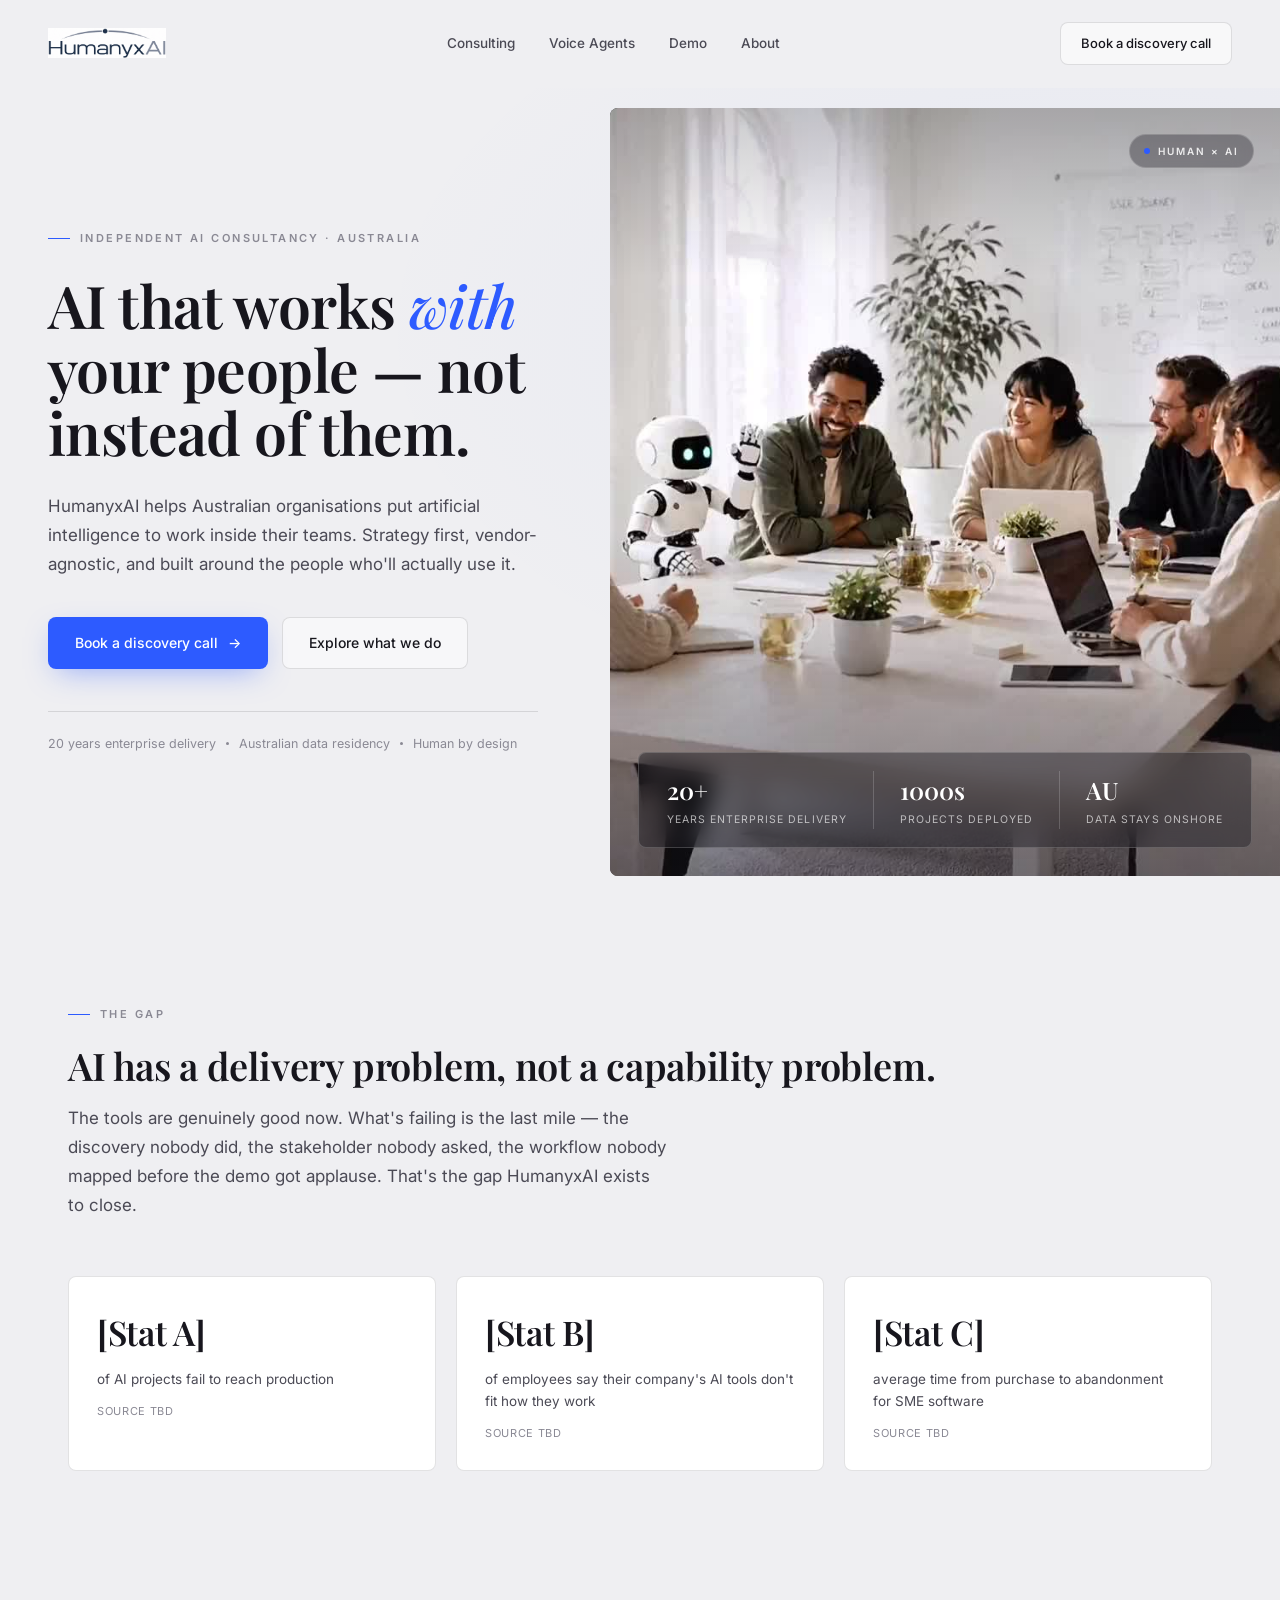
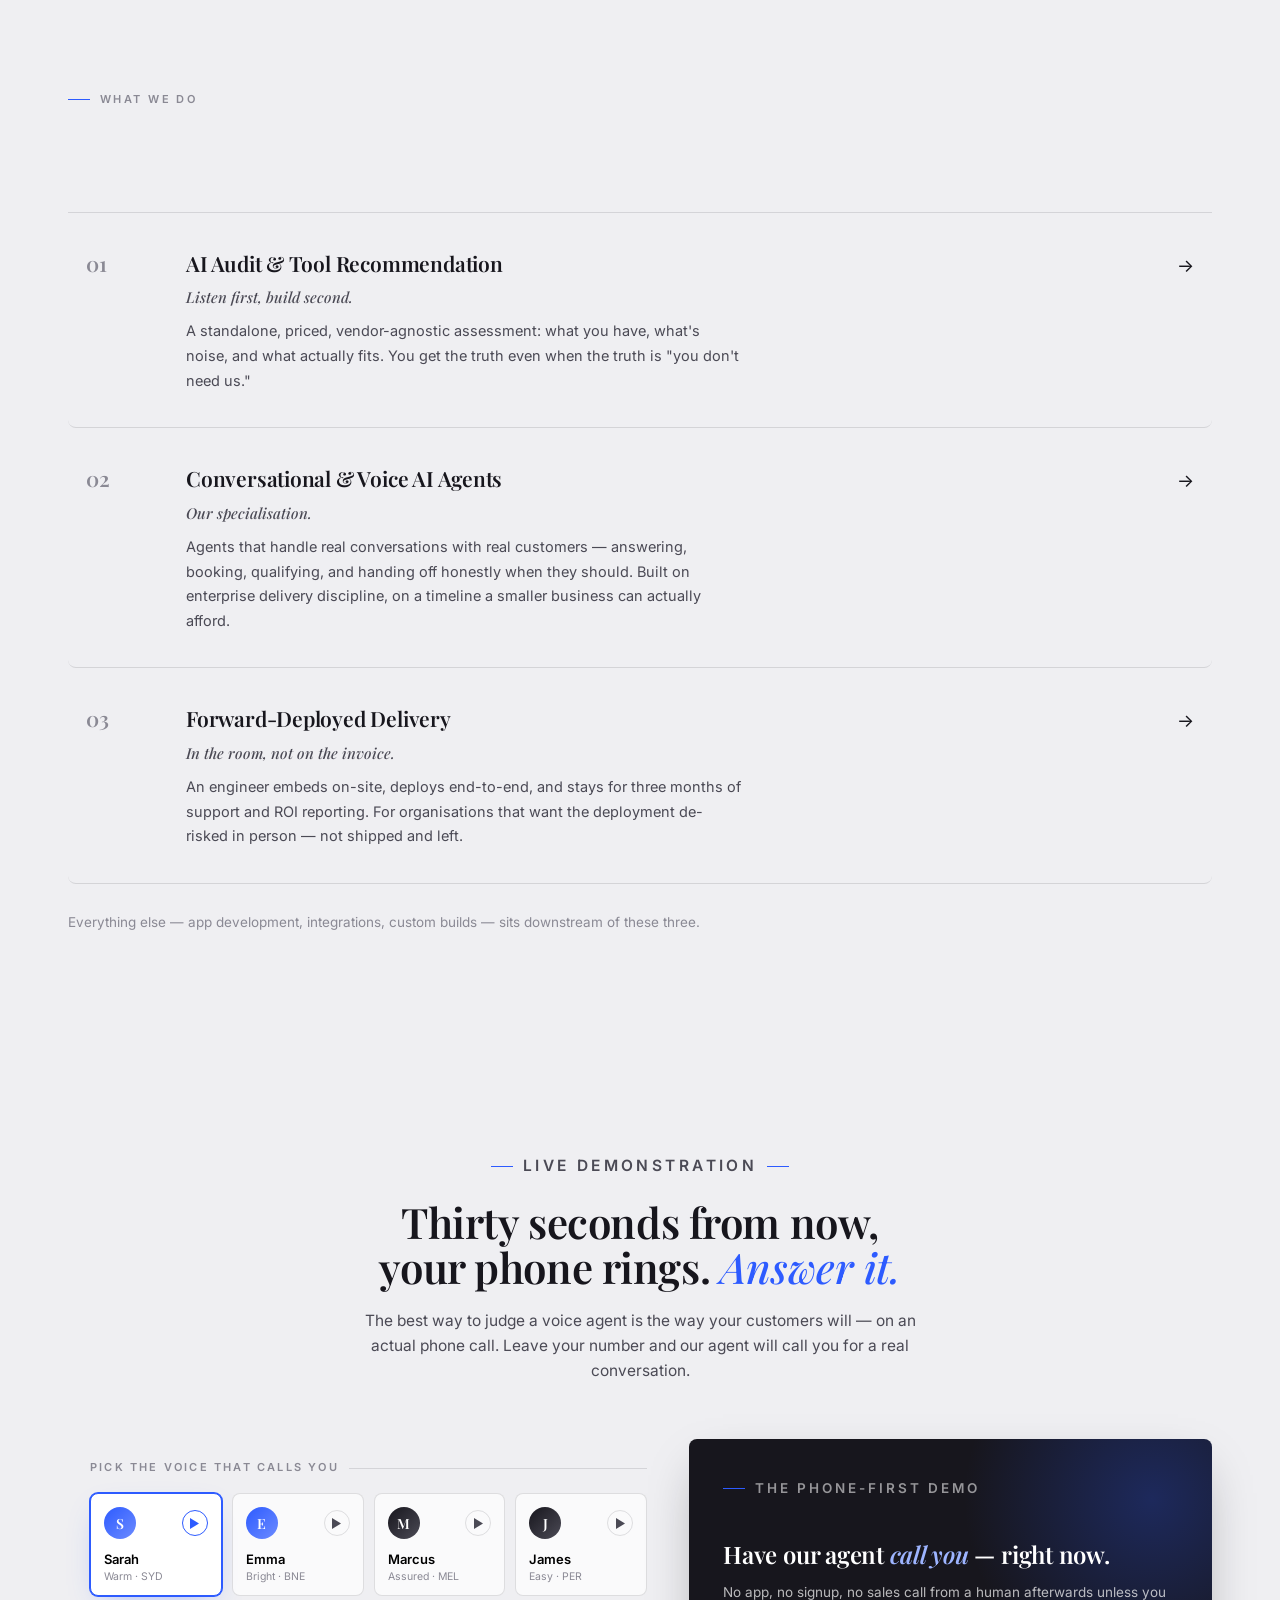
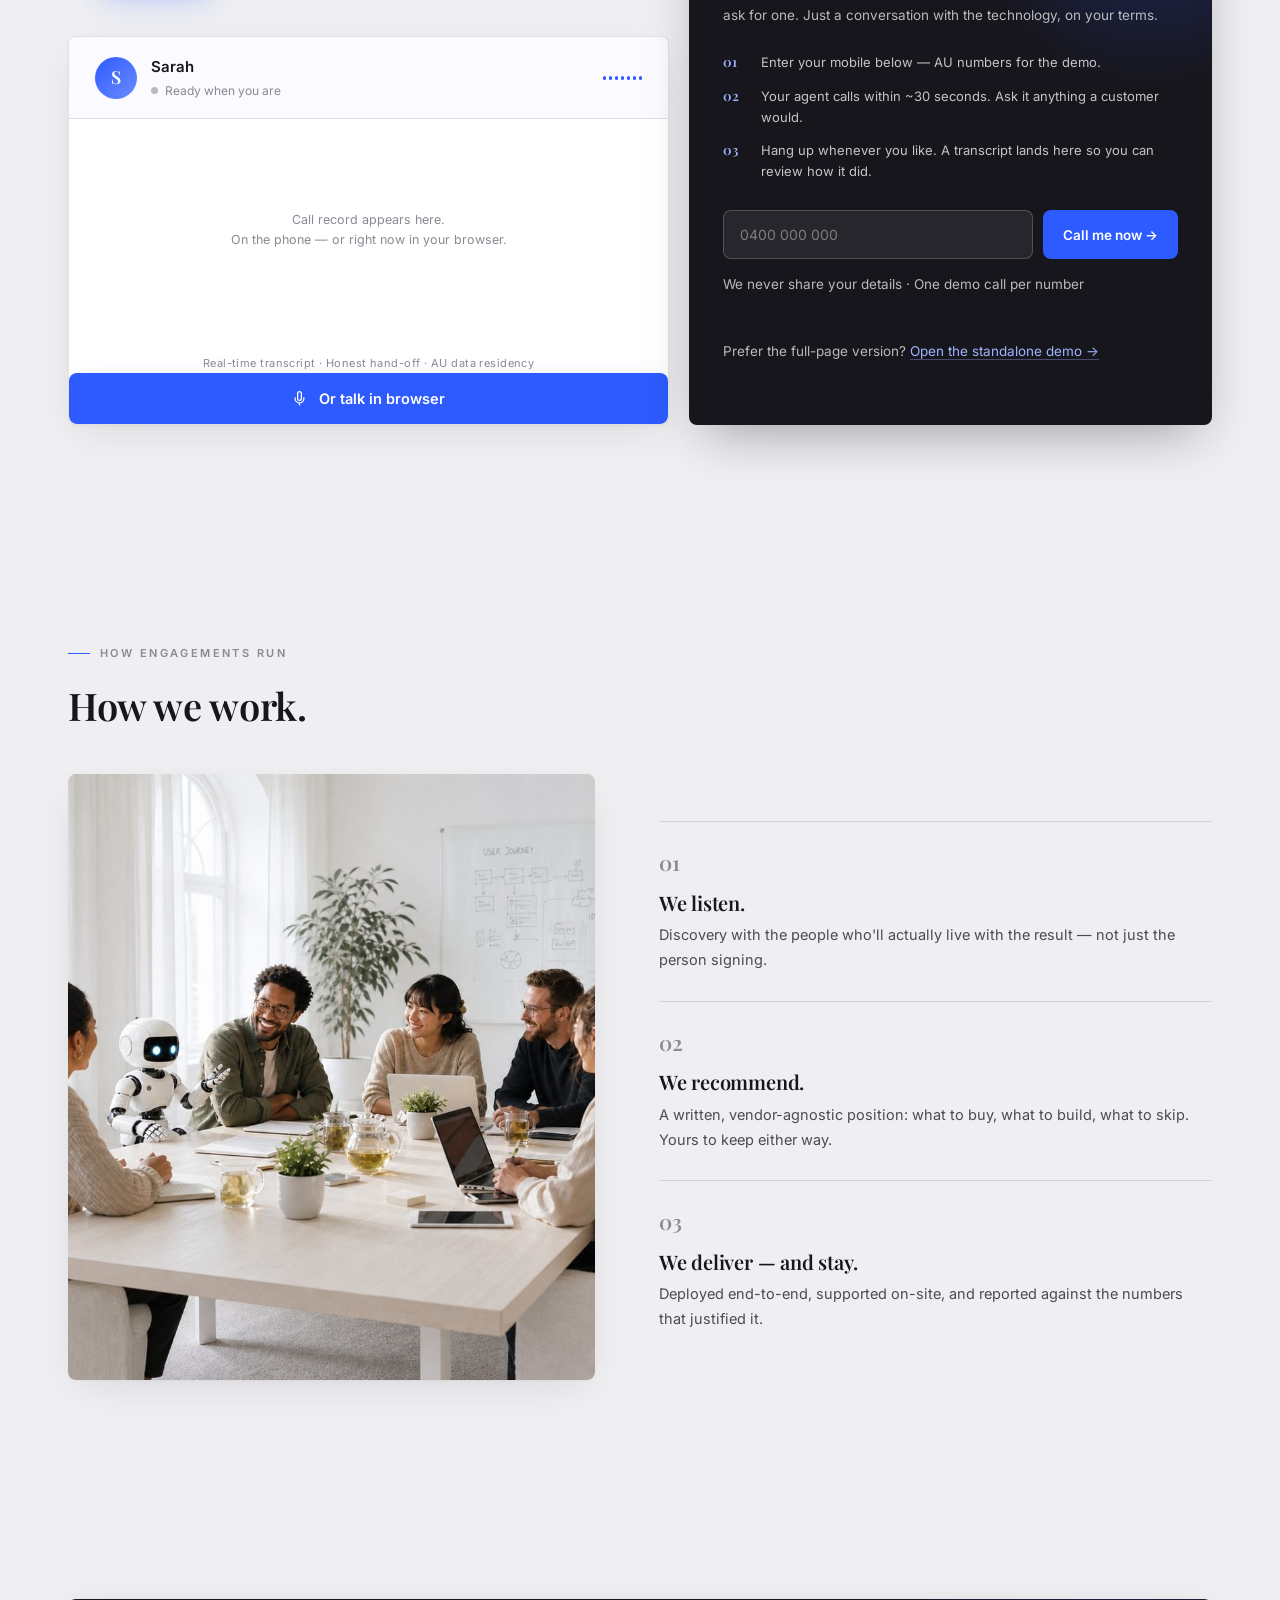
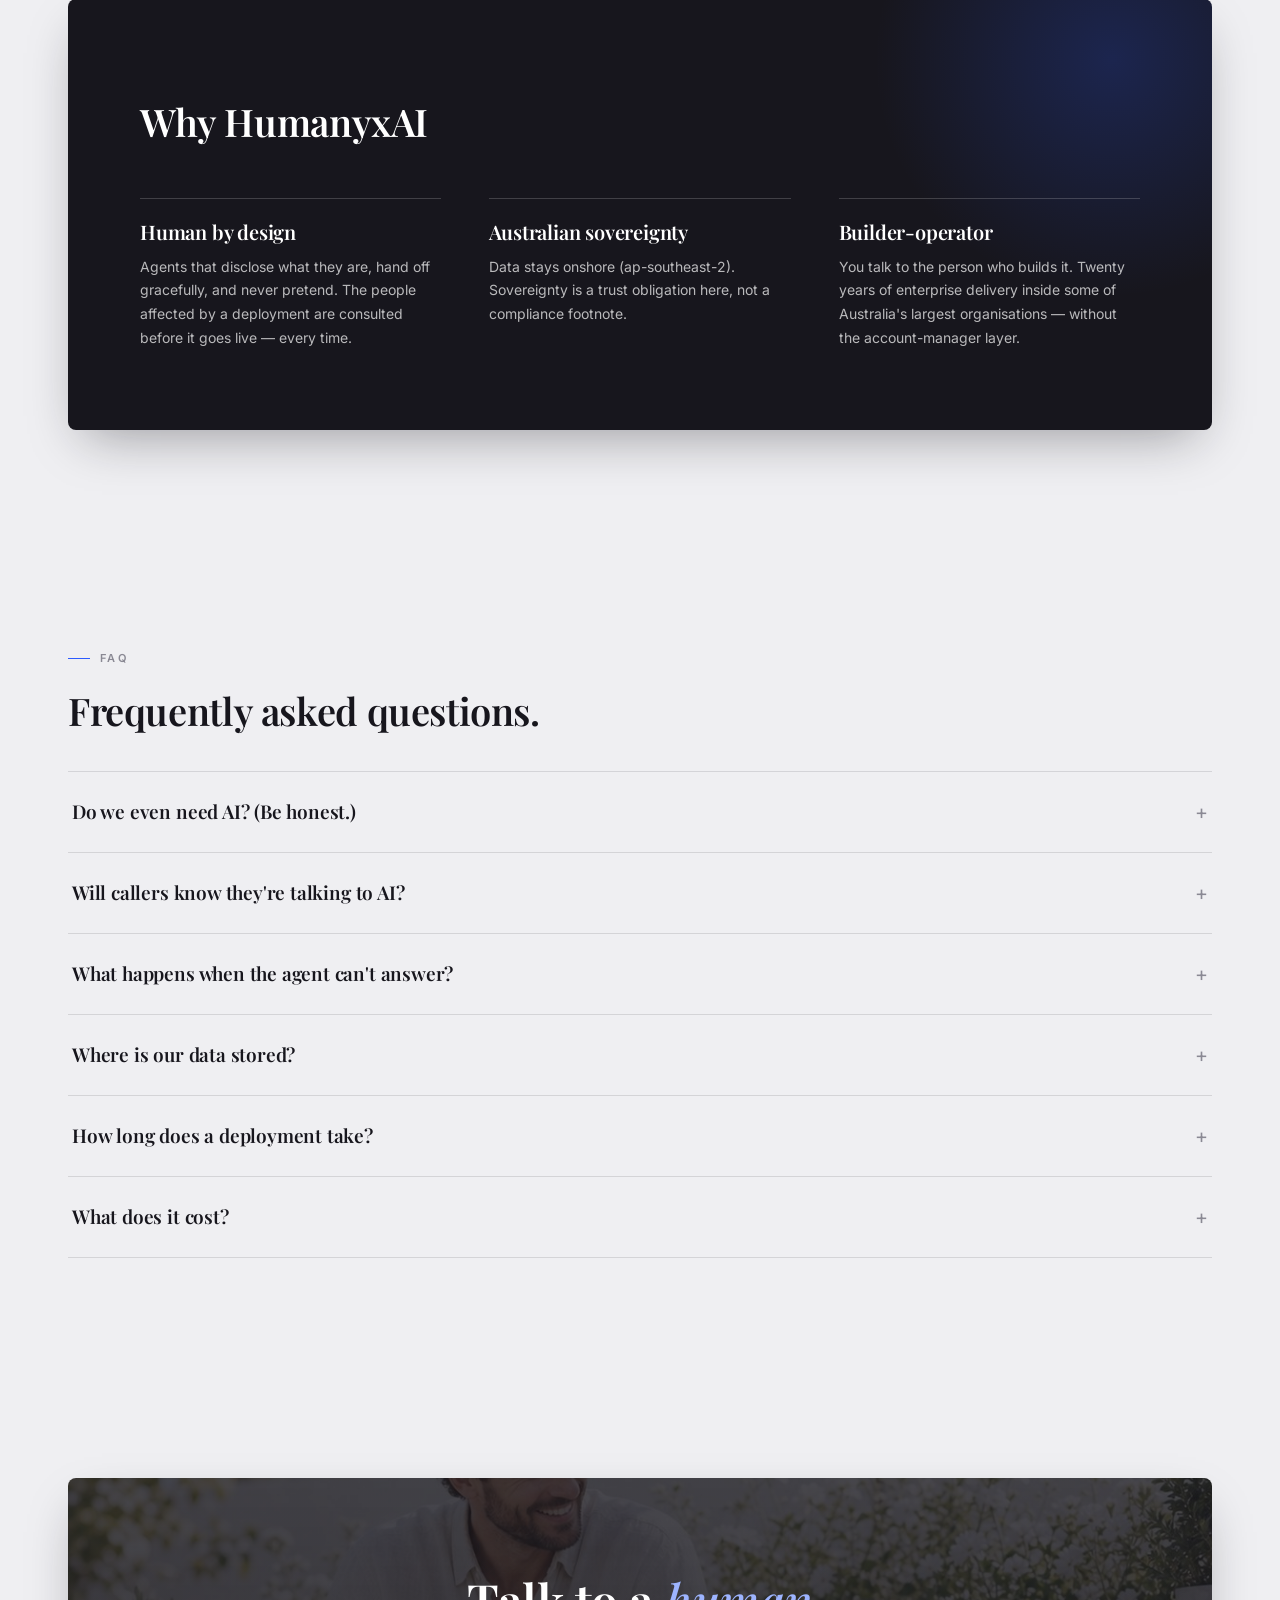
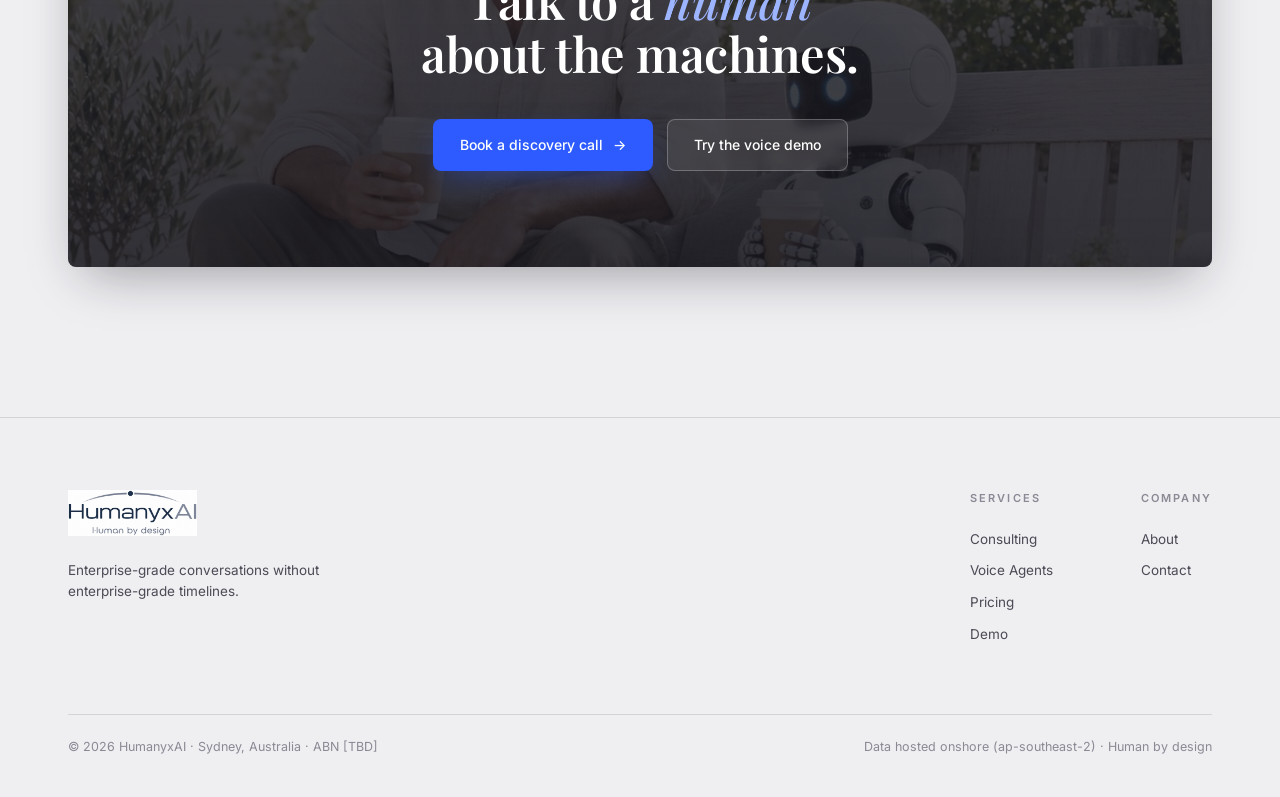
<file: index.html>
<!DOCTYPE html>
<html lang="en-AU">
<head>
<meta charset="UTF-8">
<meta name="viewport" content="width=device-width, initial-scale=1.0">
<title>HumanyxAI — Independent AI Consultancy, Australia</title>
<meta name="description" content="HumanyxAI helps Australian organisations put artificial intelligence to work inside their teams. Strategy first, vendor-agnostic, and built around the people who'll actually use it.">
<meta property="og:title" content="HumanyxAI — Independent AI Consultancy, Australia">
<meta property="og:description" content="AI that works with your people — not instead of them. Strategy first, vendor-agnostic, human by design.">
<meta property="og:type" content="website">
<meta property="og:url" content="https://humanyxai.com/">
<meta property="og:image" content="https://humanyxai.com/assets/og-image.jpg">
<meta property="og:image:width" content="1200">
<meta property="og:image:height" content="630">
<meta property="og:image:alt" content="HumanyxAI — people collaborating with a friendly AI assistant around a boardroom table">
<meta name="twitter:card" content="summary_large_image">
<meta name="twitter:image" content="https://humanyxai.com/assets/og-image.jpg">
<script type="application/ld+json">
{
  "@context": "https://schema.org",
  "@graph": [
    {
      "@type": "Organization",
      "@id": "https://humanyxai.com/#org",
      "name": "HumanyxAI",
      "url": "https://humanyxai.com/",
      "logo": "https://humanyxai.com/assets/logo-full.png",
      "slogan": "Enterprise-grade conversations without enterprise-grade timelines.",
      "description": "Independent Australian AI consultancy. AI audits and tool recommendation, conversational and voice AI agents, and forward-deployed delivery."
    },
    {
      "@type": "LocalBusiness",
      "@id": "https://humanyxai.com/#local",
      "name": "HumanyxAI",
      "url": "https://humanyxai.com/",
      "parentOrganization": { "@id": "https://humanyxai.com/#org" },
      "address": {
        "@type": "PostalAddress",
        "addressLocality": "Sydney",
        "addressRegion": "NSW",
        "addressCountry": "AU"
      },
      "areaServed": "Australia"
    },
    {
      "@type": "FAQPage",
      "@id": "https://humanyxai.com/#faq",
      "mainEntity": [
        {
          "@type": "Question",
          "name": "Do we even need AI? (Be honest.)",
          "acceptedAnswer": { "@type": "Answer", "text": "Maybe not. That's what the audit is for — and \"you don't need us\" is a finding we're happy to charge for, because it saves you far more than it costs." }
        },
        {
          "@type": "Question",
          "name": "Will callers know they're talking to AI?",
          "acceptedAnswer": { "@type": "Answer", "text": "Yes — our agents disclose themselves. Deceiving callers is both an ethical line and a commercial mistake: trust collapses the moment someone feels tricked." }
        },
        {
          "@type": "Question",
          "name": "What happens when the agent can't answer?",
          "acceptedAnswer": { "@type": "Answer", "text": "It says so, takes a detailed message, and flags a human callback. Graceful hand-off is a designed behaviour, not a failure mode." }
        },
        {
          "@type": "Question",
          "name": "Where is our data stored?",
          "acceptedAnswer": { "@type": "Answer", "text": "In Australia, on Australian infrastructure. Full stop." }
        },
        {
          "@type": "Question",
          "name": "How long does a deployment take?",
          "acceptedAnswer": { "@type": "Answer", "text": "An audit is days to weeks. A voice agent is typically live in two to four weeks, depending on integrations. A forward-deployed engagement is scoped per site." }
        },
        {
          "@type": "Question",
          "name": "What does it cost?",
          "acceptedAnswer": { "@type": "Answer", "text": "The audit is a fixed, published price. Voice agents have a transparent entry tier. Forward-deployed engagements start at $30,000 AUD — and come with ROI reporting that shows whether it paid for itself." }
        }
      ]
    }
  ]
}
</script>
<link rel="preconnect" href="https://fonts.googleapis.com">
<link rel="preconnect" href="https://fonts.gstatic.com" crossorigin>
<link href="https://fonts.googleapis.com/css2?family=Playfair+Display:ital,wght@0,500;0,600;0,700;1,500;1,600&family=Inter:wght@400;500;600&display=swap" rel="stylesheet">
<link rel="preload" as="image" href="assets/hero-poster.jpg">
<link rel="stylesheet" href="styles.css">
<link rel="stylesheet" href="reveal.css">
<link rel="stylesheet" href="demo.css">
<style>
  /* Hero — locked Concept D "Cinematic Split" (ported from reference/hero-d.html) */
  .nav-cta { background: rgba(255,255,255,.55); backdrop-filter: blur(6px); }
  .nav-cta:hover { background: var(--blue); }
  .btn-ghost { background: rgba(255,255,255,.5); backdrop-filter: blur(6px); }

  .hero {
    display: grid;
    grid-template-columns: minmax(480px, 1fr) 1.1fr;
    min-height: calc(100vh - 92px);
    /* ambient detail: barely-visible radial blue glow behind the media panel */
    background:
      radial-gradient(1200px 700px at 85% 30%, rgba(45,91,255,.05), transparent 60%);
  }

  /* ---- copy side ---- */
  .hero-copy {
    display: flex;
    flex-direction: column;
    justify-content: center;
    padding: 48px 72px 48px 48px;
    max-width: 640px;
    justify-self: end;
    width: 100%;
  }
  .hero-copy h1 {
    font-size: clamp(42px, 4.6vw, 64px);
    margin: 26px 0 28px;
  }
  .hero-copy h1 em {
    font-style: italic;
    font-weight: 500;
    color: var(--blue);
  }
  .cta-row { display: flex; gap: 14px; margin-top: 38px; flex-wrap: wrap; }
  .trust-line {
    margin-top: 42px;
    padding-top: 22px;
    border-top: 1px solid var(--line);
    font-size: 12.5px;
    color: var(--ink-faint);
    display: flex;
    gap: 10px;
    align-items: center;
    flex-wrap: wrap;
  }
  .trust-line .dot { width: 3px; height: 3px; border-radius: 50%; background: var(--ink-faint); }

  /* ---- cinematic media side: bleeds to viewport edge ---- */
  .hero-visual {
    position: relative;
    overflow: hidden;
    border-radius: var(--radius) 0 0 var(--radius);
    margin: 20px 0 20px 0;
    isolation: isolate;
    background: #14131b;
  }
  .hero-visual .zoom {
    position: absolute; inset: 0;
    animation: slowZoom 28s ease-in-out infinite alternate;
  }
  @keyframes slowZoom { from { transform: scale(1); } to { transform: scale(1.08); } }
  .hero-visual img, .hero-visual video {
    width: 100%; height: 100%; object-fit: cover; object-position: center 28%;
  }
  /* filmic grade: subtle top light + bottom vignette */
  .hero-visual::after {
    content: "";
    position: absolute; inset: 0;
    background:
      linear-gradient(to bottom, rgba(20,19,27,.22) 0%, transparent 22%, transparent 55%, rgba(20,19,27,.5) 100%);
    pointer-events: none;
  }

  /* frosted glass stat dock — docked inside the frame */
  .stat-dock {
    position: absolute;
    left: 28px; right: 28px; bottom: 28px;
    z-index: 5;
    display: flex;
    justify-content: space-between;
    gap: 24px;
    padding: 18px 28px;
    border-radius: var(--radius);
    background: rgba(20,19,27,.38);
    border: 1px solid rgba(255,255,255,.18);
    backdrop-filter: blur(14px);
    -webkit-backdrop-filter: blur(14px);
    color: #fff;
  }
  .stat-dock .stat .num { font-family: var(--serif); font-size: 24px; font-weight: 600; }
  .stat-dock .stat .lbl { font-size: 10.5px; color: rgba(255,255,255,.65); margin-top: 3px; letter-spacing: .1em; text-transform: uppercase; }
  .stat-dock .sep { width: 1px; background: rgba(255,255,255,.18); }

  /* live-badge — signals the loop is motion, not a still */
  .live-badge {
    position: absolute;
    top: 26px; right: 26px;
    z-index: 5;
    display: inline-flex;
    align-items: center;
    gap: 8px;
    font-size: 10px;
    font-weight: 600;
    letter-spacing: .2em;
    text-transform: uppercase;
    color: rgba(255,255,255,.85);
    background: rgba(20,19,27,.35);
    border: 1px solid rgba(255,255,255,.18);
    backdrop-filter: blur(10px);
    padding: 8px 14px;
    border-radius: 100px;
  }
  .live-badge .pulse {
    width: 6px; height: 6px; border-radius: 50%;
    background: var(--blue);
    box-shadow: 0 0 0 0 rgba(45,91,255,.7);
    animation: pulse 2.4s ease-out infinite;
  }
  @keyframes pulse {
    0% { box-shadow: 0 0 0 0 rgba(45,91,255,.7); }
    70% { box-shadow: 0 0 0 9px rgba(45,91,255,0); }
    100% { box-shadow: 0 0 0 0 rgba(45,91,255,0); }
  }

  @media (prefers-reduced-motion: reduce) {
    .hero-visual .zoom { animation: none; }
    .live-badge .pulse { animation: none; }
  }

  @media (max-width: 1020px) {
    .hero { grid-template-columns: 1fr; }
    .hero-copy { max-width: none; padding: 40px 24px 36px; justify-self: stretch; }
    .hero-visual { margin: 0 24px 40px; border-radius: var(--radius); min-height: 62vh; }
    .stat-dock { left: 14px; right: 14px; bottom: 14px; padding: 14px 18px; gap: 12px; }
    .stat-dock .stat .num { font-size: 19px; }
  }

  /* ---- S2: the problem ---- */
  .problem .lede { max-width: 56ch; }
  .stat-cards {
    display: grid;
    grid-template-columns: repeat(3, 1fr);
    gap: 20px;
    margin-top: 56px;
  }
  .stat-cards .stat-card {
    background: var(--surface-card);
    border: 1px solid var(--line);
    border-radius: var(--radius);
    padding: 28px;
    transition: transform .35s cubic-bezier(.22,1,.36,1), box-shadow .35s;
  }
  .stat-cards .stat-card:hover { transform: translateY(-3px); box-shadow: var(--shadow-soft); }
  .stat-card .num { font-family: var(--serif); font-size: 34px; font-weight: 600; letter-spacing: -0.01em; }
  .stat-card .lbl { font-size: 13.5px; color: var(--ink-soft); line-height: 1.6; margin-top: 10px; }
  .stat-card .src { font-size: 11px; color: var(--ink-faint); margin-top: 12px; letter-spacing: .06em; text-transform: uppercase; }

  /* ---- S3: what we do — journal service index ---- */
  .services-index { margin-top: 40px; border-top: 1px solid var(--line); }
  .index-row {
    display: grid;
    grid-template-columns: 72px 1fr auto;
    gap: 28px;
    align-items: baseline;
    padding: 34px 18px;
    border-bottom: 1px solid var(--line);
    border-radius: var(--radius);
    transition: background .3s, transform .35s cubic-bezier(.22,1,.36,1);
  }
  .index-row:hover { background: rgba(255,255,255,.6); }
  .index-row .idx-num {
    font-family: var(--serif);
    font-size: 21px;
    font-weight: 600;
    color: var(--ink-faint);
  }
  .index-row h3 { font-size: 21px; display: inline; }
  .index-row .idx-tag { font-family: var(--serif); font-style: italic; font-weight: 500; font-size: 15px; color: var(--ink-soft); margin: 6px 0 10px; }
  .index-row .idx-desc { font-size: 14.5px; color: var(--ink-soft); line-height: 1.7; max-width: 62ch; }
  .index-row .idx-arrow {
    font-size: 18px;
    color: var(--ink);
    transition: transform .3s cubic-bezier(.22,1,.36,1);
  }
  .index-row:hover .idx-arrow { transform: translateX(4px); }
  .index-foot { margin-top: 28px; font-size: 13.5px; color: var(--ink-faint); }

  @media (max-width: 900px) {
    .stat-cards { grid-template-columns: 1fr; gap: 14px; margin-top: 40px; }
    .index-row { grid-template-columns: 44px 1fr; gap: 18px; padding: 26px 4px; }
    .index-row .idx-arrow { display: none; }
  }

  /* ---- S4: the demo — studio-forward variant of Demo 2 "The Call" ---- */
  .demo-sec-head { text-align: center; max-width: 760px; margin: 0 auto 56px; }
  .demo-sec-head .eyebrow { justify-content: center; }
  .demo-sec-head .eyebrow::after { content: ""; width: 22px; height: 1px; background: var(--blue); display: inline-block; }
  .demo-sec-head h2 { font-size: clamp(30px, 3.4vw, 42px); margin: 22px 0 18px; }
  .demo-sec-head h2 em { font-style: italic; font-weight: 500; color: var(--blue); }
  .demo-sec-head > p { color: var(--ink-soft); max-width: 56ch; margin: 0 auto; font-size: 15.5px; }

  .demo-sec-grid {
    display: grid;
    grid-template-columns: 1.15fr 1fr;
    gap: 20px;
    align-items: stretch;
  }

  /* studio column (leads) */
  .studio-col { display: flex; flex-direction: column; gap: 20px; }
  .studio-col .picker-panel { padding: 20px 22px; }
  .studio-col .voice-grid { grid-template-columns: repeat(4, 1fr); gap: 10px; }
  .studio-col .voice-card { padding: 13px 13px 12px; }
  .studio-col .vc-avatar { width: 32px; height: 32px; font-size: 14px; }
  .studio-col .vc-play { width: 26px; height: 26px; }
  .studio-col .vc-name { font-size: 13px; }
  .studio-col .vc-desc { font-size: 10.5px; }
  .studio-col .console { flex: 1; display: flex; flex-direction: column; }
  .studio-col .transcript { min-height: 210px; max-height: 260px; flex: 1; }
  .studio-col .t-empty { height: 170px; font-size: 12.5px; }

  /* compact dial card (dark, secondary) */
  .demo-sec-grid .dial-card {
    padding: 38px 34px;
    display: flex;
    flex-direction: column;
    position: relative;
    overflow: hidden;
    isolation: isolate;
    box-shadow: 0 20px 50px -16px rgba(23,22,29,.4);
  }
  .demo-sec-grid .dial-card::before {
    content: "";
    position: absolute;
    width: 380px; height: 380px;
    border-radius: 50%;
    background: radial-gradient(circle, rgba(45,91,255,.28), transparent 70%);
    top: -130px; right: -130px;
    z-index: -1;
  }
  .dial-card .eyebrow { color: rgba(255,255,255,.55); }
  .dial-card h3 { font-size: 24px; line-height: 1.2; margin: 16px 0 12px; color: #fff; }
  .dial-card h3 em { font-style: italic; color: var(--blue-tint); }
  .dial-card > p { font-size: 13.5px; color: rgba(255,255,255,.7); line-height: 1.7; margin-bottom: 24px; }
  .dial-steps { display: flex; flex-direction: column; gap: 12px; margin-bottom: 28px; }
  .dial-steps .step { display: flex; gap: 14px; align-items: baseline; font-size: 13px; color: rgba(255,255,255,.75); }
  .dial-steps .step b {
    font-family: var(--serif); font-weight: 600; color: var(--blue-tint); font-size: 13.5px;
    min-width: 24px;
  }
  .dial-card .dial-form { margin-top: auto; }
  .dial-card .dial-form input { background: rgba(255,255,255,.07); padding: 15px 16px; }
  .dial-card .dial-form button { padding: 15px 20px; }
  .dial-more { margin-top: 20px; font-size: 12.5px; color: rgba(255,255,255,.55); }
  .dial-more a { color: var(--blue-tint); border-bottom: 1px solid rgba(157,180,255,.35); transition: border-color .2s; }
  .dial-more a:hover { border-bottom-color: var(--blue-tint); }
  .dial-card .dial-success { padding: 30px 0 10px; }

  @media (max-width: 1020px) {
    .demo-sec-grid { grid-template-columns: 1fr; }
    .studio-col .voice-grid { grid-template-columns: repeat(2, 1fr); }
  }

  /* ---- S5: how we work (media + steps split) ---- */
  .how-grid {
    display: grid;
    grid-template-columns: 1fr 1.05fr;
    gap: 64px;
    align-items: center;
    margin-top: 48px;
  }
  .how-media {
    border-radius: var(--radius);
    overflow: hidden;
    box-shadow: var(--shadow-soft);
  }
  .how-media img { width: 100%; height: 100%; object-fit: cover; aspect-ratio: 4 / 4.6; object-position: 45% 40%; }
  .how-steps { display: flex; flex-direction: column; gap: 28px; }
  .step-card { border-top: 1px solid var(--line); padding-top: 24px; }
  .step-card .s-num { font-family: var(--serif); font-size: 21px; font-weight: 600; color: var(--ink-faint); }
  .step-card h3 { font-size: 20px; margin: 12px 0 10px; }
  .step-card p { font-size: 14.5px; color: var(--ink-soft); line-height: 1.7; }

  /* ---- S6: why HumanyxAI (dark panel) ---- */
  .why-panel {
    background: var(--ink);
    color: #fff;
    border-radius: var(--radius);
    padding: 80px 72px;
    position: relative;
    overflow: hidden;
    isolation: isolate;
    box-shadow: 0 20px 50px -16px rgba(23,22,29,.4);
  }
  .why-panel::before {
    content: "";
    position: absolute;
    width: 480px; height: 480px;
    border-radius: 50%;
    background: radial-gradient(circle, rgba(45,91,255,.22), transparent 70%);
    top: -180px; right: -140px;
    z-index: -1;
  }
  .why-panel .eyebrow { color: rgba(255,255,255,.55); }
  .why-panel h2 { color: #fff; margin-bottom: 0; }
  .pillars {
    display: grid;
    grid-template-columns: repeat(3, 1fr);
    gap: 48px;
    margin-top: 56px;
  }
  .pillar { border-top: 1px solid rgba(255,255,255,.18); padding-top: 22px; }
  .pillar h3 { color: #fff; font-size: 20px; margin-bottom: 12px; }
  .pillar p { font-size: 14px; color: rgba(255,255,255,.7); line-height: 1.7; }

  @media (max-width: 900px) {
    .how-grid { grid-template-columns: 1fr; gap: 32px; margin-top: 36px; }
    .how-media img { aspect-ratio: 16 / 10; object-position: 45% 35%; }
    .how-steps { gap: 24px; }
    .why-panel { padding: 48px 28px; }
    .pillars { grid-template-columns: 1fr; gap: 32px; margin-top: 40px; }
  }

  /* ---- S7: FAQ ---- (styles shared via styles.css) */

  /* ---- S8: final CTA (dark panel over brand imagery) ---- */
  .final-panel {
    background:
      linear-gradient(rgba(23,22,29,.78), rgba(23,22,29,.86)),
      url("assets/garden-bench.jpg") center 32% / cover no-repeat,
      var(--ink);
    color: #fff;
    border-radius: var(--radius);
    padding: 96px 48px;
    text-align: center;
    position: relative;
    overflow: hidden;
    isolation: isolate;
    box-shadow: 0 20px 50px -16px rgba(23,22,29,.4);
  }
  .final-panel h2 { font-size: clamp(32px, 3.8vw, 50px); color: #fff; margin: 0 auto; max-width: 18ch; }
  .final-panel h2 em { font-style: italic; font-weight: 500; color: var(--blue-tint); }
  .final-panel .cta-row { justify-content: center; margin-top: 40px; }
  .btn-ghost-dark {
    background: rgba(255,255,255,.08);
    border-color: rgba(255,255,255,.25);
    color: #fff;
    backdrop-filter: blur(6px);
  }
  .btn-ghost-dark:hover { border-color: rgba(255,255,255,.6); transform: translateY(-2px); }

  @media (max-width: 900px) {
    .final-panel { padding: 64px 24px; }
  }
</style>
</head>
<body>
<a class="skip-link" href="#main">Skip to content</a>

<nav class="site-nav rise rise-1" aria-label="Primary">
  <a href="index.html" class="nav-logo" aria-current="page"><img src="assets/logo-nav.png" alt="HumanyxAI"></a>
  <div class="nav-links" id="nav-links">
    <a href="consulting.html">Consulting</a>
    <a href="voice-agents.html">Voice Agents</a>
    <a href="demo.html">Demo</a>
    <a href="about.html">About</a>
  </div>
  <a href="contact.html" class="nav-cta">Book a discovery call</a>
  <button class="nav-toggle" aria-label="Menu" aria-expanded="false" aria-controls="nav-links">
    <svg width="18" height="14" viewBox="0 0 18 14" fill="none" stroke="currentColor" stroke-width="1.6"><path d="M1 1h16M1 7h16M1 13h16"/></svg>
  </button>
</nav>

<section class="hero" id="main">
  <div class="hero-copy">
    <p class="eyebrow rise rise-2">Independent AI Consultancy · Australia</p>
    <h1 class="rise rise-3">AI that works <em>with</em> your people — not instead of them.</h1>
    <p class="lede rise rise-4">HumanyxAI helps Australian organisations put artificial intelligence to work inside their teams. Strategy first, vendor-agnostic, and built around the people who'll actually use it.</p>
    <div class="cta-row rise rise-5">
      <a href="contact.html" class="btn btn-primary">Book a discovery call <span class="arrow">→</span></a>
      <a href="#what-we-do" class="btn btn-ghost">Explore what we do</a>
    </div>
    <div class="trust-line rise rise-5">
      <span>20 years enterprise delivery</span><span class="dot"></span>
      <span>Australian data residency</span><span class="dot"></span>
      <span>Human by design</span>
    </div>
  </div>

  <div class="hero-visual rise rise-3">
    <div class="zoom">
      <video src="assets/hero-loop.mp4" autoplay muted loop playsinline preload="metadata" poster="assets/hero-poster.jpg" aria-label="People collaborating with a friendly AI assistant robot"></video>
    </div>
    <span class="live-badge rise rise-4"><span class="pulse"></span>Human × AI</span>
    <div class="stat-dock rise rise-5">
      <div class="stat"><div class="num">20+</div><div class="lbl">Years enterprise delivery</div></div>
      <div class="sep"></div>
      <div class="stat"><div class="num">1000s</div><div class="lbl">Projects deployed</div></div>
      <div class="sep"></div>
      <div class="stat"><div class="num">AU</div><div class="lbl">Data stays onshore</div></div>
    </div>
  </div>
</section>

<!-- S2: the problem -->
<section class="section problem" id="the-problem">
  <div class="wrap">
    <p class="eyebrow" data-reveal>The gap</p>
    <h2 data-reveal>AI has a delivery problem, not a capability problem.</h2>
    <p class="lede" data-reveal>The tools are genuinely good now. What's failing is the last mile — the discovery nobody did, the stakeholder nobody asked, the workflow nobody mapped before the demo got applause. That's the gap HumanyxAI exists to close.</p>
    <div class="stat-cards" data-reveal-group>
      <!-- PLACEHOLDER STATS — cited figures required before launch (open decision #7) -->
      <div class="stat-card">
        <div class="num">[Stat A]</div>
        <div class="lbl">of AI projects fail to reach production</div>
        <div class="src">Source TBD</div>
      </div>
      <div class="stat-card">
        <div class="num">[Stat B]</div>
        <div class="lbl">of employees say their company's AI tools don't fit how they work</div>
        <div class="src">Source TBD</div>
      </div>
      <div class="stat-card">
        <div class="num">[Stat C]</div>
        <div class="lbl">average time from purchase to abandonment for SME software</div>
        <div class="src">Source TBD</div>
      </div>
    </div>
  </div>
</section>

<!-- S3: what we do — service index -->
<section class="section services" id="what-we-do">
  <div class="wrap">
    <p class="eyebrow" data-reveal>What we do</p>
    <h2 data-reveal>Three ways in. One standard of work.</h2>
    <div class="services-index" data-reveal-group>
      <a class="index-row" href="consulting.html">
        <span class="idx-num">01</span>
        <div>
          <h3>AI Audit &amp; Tool Recommendation</h3>
          <p class="idx-tag">Listen first, build second.</p>
          <p class="idx-desc">A standalone, priced, vendor-agnostic assessment: what you have, what's noise, and what actually fits. You get the truth even when the truth is "you don't need us."</p>
        </div>
        <span class="idx-arrow">→</span>
      </a>
      <a class="index-row" href="voice-agents.html">
        <span class="idx-num">02</span>
        <div>
          <h3>Conversational &amp; Voice AI Agents</h3>
          <p class="idx-tag">Our specialisation.</p>
          <p class="idx-desc">Agents that handle real conversations with real customers — answering, booking, qualifying, and handing off honestly when they should. Built on enterprise delivery discipline, on a timeline a smaller business can actually afford.</p>
        </div>
        <span class="idx-arrow">→</span>
      </a>
      <a class="index-row" href="pricing.html">
        <span class="idx-num">03</span>
        <div>
          <h3>Forward-Deployed Delivery</h3>
          <p class="idx-tag">In the room, not on the invoice.</p>
          <p class="idx-desc">An engineer embeds on-site, deploys end-to-end, and stays for three months of support and ROI reporting. For organisations that want the deployment de-risked in person — not shipped and left.</p>
        </div>
        <span class="idx-arrow">→</span>
      </a>
    </div>
    <p class="index-foot">Everything else — app development, integrations, custom builds — sits downstream of these three.</p>
  </div>
</section>

<!-- S4: the demo — studio-forward variant of Demo 2 "The Call" -->
<section class="section demo-section" id="demo">
  <div class="wrap">
    <header class="demo-sec-head">
      <p class="eyebrow" data-reveal>Live demonstration</p>
      <h2 data-reveal>Thirty seconds from now, your phone rings. <em>Answer it.</em></h2>
      <p>The best way to judge a voice agent is the way your customers will — on an actual phone call. Leave your number and our agent will call you for a real conversation.</p>
    </header>

    <div class="demo-sec-grid" data-demo>
      <!-- studio: voice picker + agent console -->
      <div class="studio-col">
        <div class="picker-panel">
          <p class="d-label">Pick the voice that calls you</p>
          <div class="voice-grid">
            <button class="voice-card active" data-voice="sarah" data-gender="f">
              <div class="vc-top"><span class="vc-avatar">S</span>
                <span class="vc-play" title="Preview"><svg width="9" height="11" viewBox="0 0 10 12" fill="currentColor"><path d="M0 0l10 6-10 6z"/></svg></span></div>
              <div class="vc-name">Sarah</div>
              <div class="vc-desc">Warm · SYD</div>
            </button>
            <button class="voice-card" data-voice="emma" data-gender="f">
              <div class="vc-top"><span class="vc-avatar">E</span>
                <span class="vc-play" title="Preview"><svg width="9" height="11" viewBox="0 0 10 12" fill="currentColor"><path d="M0 0l10 6-10 6z"/></svg></span></div>
              <div class="vc-name">Emma</div>
              <div class="vc-desc">Bright · BNE</div>
            </button>
            <button class="voice-card" data-voice="marcus" data-gender="m">
              <div class="vc-top"><span class="vc-avatar">M</span>
                <span class="vc-play" title="Preview"><svg width="9" height="11" viewBox="0 0 10 12" fill="currentColor"><path d="M0 0l10 6-10 6z"/></svg></span></div>
              <div class="vc-name">Marcus</div>
              <div class="vc-desc">Assured · MEL</div>
            </button>
            <button class="voice-card" data-voice="james" data-gender="m">
              <div class="vc-top"><span class="vc-avatar">J</span>
                <span class="vc-play" title="Preview"><svg width="9" height="11" viewBox="0 0 10 12" fill="currentColor"><path d="M0 0l10 6-10 6z"/></svg></span></div>
              <div class="vc-name">James</div>
              <div class="vc-desc">Easy · PER</div>
            </button>
          </div>
        </div>

        <div class="console">
          <div class="console-head">
            <div class="ch-left">
              <div class="ch-avatar">S</div>
              <div>
                <div class="ch-name">Sarah</div>
                <div class="ch-status"><span class="status-dot"></span><span class="status-label">Ready when you are</span></div>
              </div>
            </div>
            <div class="viz"></div>
          </div>
          <div class="transcript">
            <div class="t-empty">
              <p>Call record appears here.<br>On the phone — or right now in your browser.</p>
            </div>
          </div>
          <div class="console-foot">
            <p class="console-meta">Real-time transcript · Honest hand-off · AU data residency</p>
            <button class="talk-btn">
              <span class="mic"><svg width="15" height="15" viewBox="0 0 24 24" fill="none" stroke="currentColor" stroke-width="2"><path d="M12 1a3 3 0 0 0-3 3v8a3 3 0 0 0 6 0V4a3 3 0 0 0-3-3z"/><path d="M19 10v2a7 7 0 0 1-14 0v-2M12 19v4"/></svg></span>
              <span class="talk-label">Or talk in browser</span>
            </button>
          </div>
        </div>
      </div>

      <!-- compact dial-out card -->
      <div class="dial-card" data-dial>
        <p class="eyebrow">The phone-first demo</p>
        <h3>Have our agent <em>call you</em> — right now.</h3>
        <p>No app, no signup, no sales call from a human afterwards unless you ask for one. Just a conversation with the technology, on your terms.</p>

        <div class="dial-steps">
          <div class="step"><b>01</b><span>Enter your mobile below — AU numbers for the demo.</span></div>
          <div class="step"><b>02</b><span>Your agent calls within ~30 seconds. Ask it anything a customer would.</span></div>
          <div class="step"><b>03</b><span>Hang up whenever you like. A transcript lands here so you can review how it did.</span></div>
        </div>

        <form class="dial-form">
          <input type="tel" placeholder="0400 000 000" aria-label="Your mobile number">
          <button type="submit">Call me now →</button>
        </form>
        <p class="dial-note">We never share your details · One demo call per number</p>

        <div class="dial-success">
          <div class="ds-ring"><svg width="22" height="22" viewBox="0 0 24 24" fill="none" stroke="#9db4ff" stroke-width="2"><path d="M22 16.9v3a2 2 0 0 1-2.2 2 19.8 19.8 0 0 1-8.6-3 19.5 19.5 0 0 1-6-6 19.8 19.8 0 0 1-3-8.7A2 2 0 0 1 4.1 2h3a2 2 0 0 1 2 1.7c.1 1 .4 2 .7 2.8a2 2 0 0 1-.4 2.1L8.1 9.9a16 16 0 0 0 6 6l1.3-1.3a2 2 0 0 1 2.1-.4c.9.3 1.9.6 2.8.7a2 2 0 0 1 1.7 2z"/></svg></div>
          <div class="ds-title">Dialling <span class="ds-num"></span> now</div>
          <div class="ds-sub">Answer to meet your agent. The call record will appear on the left.</div>
        </div>

        <p class="dial-more">Prefer the full-page version? <a href="demo.html">Open the standalone demo →</a></p>
      </div>
    </div>
  </div>
</section>

<!-- S5: how we work -->
<section class="section how" id="how-we-work">
  <div class="wrap">
    <p class="eyebrow" data-reveal>How engagements run</p>
    <h2 data-reveal>How we work.</h2>
    <div class="how-grid">
      <figure class="how-media" data-reveal>
        <img loading="lazy" src="assets/team-boardroom.jpg" alt="A discovery session: stakeholders around a boardroom table mapping a user journey, with the HumanyxAI assistant sitting in">
      </figure>
      <div class="how-steps" data-reveal-group>
        <div class="step-card">
          <div class="s-num">01</div>
          <h3>We listen.</h3>
          <p>Discovery with the people who'll actually live with the result — not just the person signing.</p>
        </div>
        <div class="step-card">
          <div class="s-num">02</div>
          <h3>We recommend.</h3>
          <p>A written, vendor-agnostic position: what to buy, what to build, what to skip. Yours to keep either way.</p>
        </div>
        <div class="step-card">
          <div class="s-num">03</div>
          <h3>We deliver — and stay.</h3>
          <p>Deployed end-to-end, supported on-site, and reported against the numbers that justified it.</p>
        </div>
      </div>
    </div>
  </div>
</section>

<!-- S6: why HumanyxAI -->
<section class="section why" id="why">
  <div class="wrap">
    <div class="why-panel" data-reveal>
      <h2>Why HumanyxAI</h2>
      <div class="pillars">
        <div class="pillar">
          <h3>Human by design</h3>
          <p>Agents that disclose what they are, hand off gracefully, and never pretend. The people affected by a deployment are consulted before it goes live — every time.</p>
        </div>
        <div class="pillar">
          <h3>Australian sovereignty</h3>
          <p>Data stays onshore (ap-southeast-2). Sovereignty is a trust obligation here, not a compliance footnote.</p>
        </div>
        <div class="pillar">
          <h3>Builder-operator</h3>
          <p>You talk to the person who builds it. Twenty years of enterprise delivery inside some of Australia's largest organisations — without the account-manager layer.</p>
        </div>
      </div>
    </div>
  </div>
</section>

<!-- S7: FAQ -->
<section class="section faq" id="faq">
  <div class="wrap">
    <p class="eyebrow" data-reveal>FAQ</p>
    <h2 data-reveal>Frequently asked questions.</h2>
    <div class="faq-list" data-reveal-group>
      <details class="faq-item">
        <summary>Do we even need AI? (Be honest.)<span class="fq-icon">+</span></summary>
        <div class="faq-a">Maybe not. That's what the audit is for — and "you don't need us" is a finding we're happy to charge for, because it saves you far more than it costs.</div>
      </details>
      <details class="faq-item">
        <summary>Will callers know they're talking to AI?<span class="fq-icon">+</span></summary>
        <div class="faq-a">Yes — our agents disclose themselves. Deceiving callers is both an ethical line and a commercial mistake: trust collapses the moment someone feels tricked.</div>
      </details>
      <details class="faq-item">
        <summary>What happens when the agent can't answer?<span class="fq-icon">+</span></summary>
        <div class="faq-a">It says so, takes a detailed message, and flags a human callback. Graceful hand-off is a designed behaviour, not a failure mode.</div>
      </details>
      <details class="faq-item">
        <summary>Where is our data stored?<span class="fq-icon">+</span></summary>
        <div class="faq-a">In Australia, on Australian infrastructure. Full stop.</div>
      </details>
      <details class="faq-item">
        <summary>How long does a deployment take?<span class="fq-icon">+</span></summary>
        <div class="faq-a">An audit is days to weeks. A voice agent is typically live in two to four weeks, depending on integrations. A forward-deployed engagement is scoped per site.</div>
      </details>
      <details class="faq-item">
        <summary>What does it cost?<span class="fq-icon">+</span></summary>
        <div class="faq-a">The audit is a fixed, published price. Voice agents have a transparent entry tier. Forward-deployed engagements start at $30,000 AUD — and come with ROI reporting that shows whether it paid for itself.</div>
      </details>
    </div>
  </div>
</section>

<!-- S8: final CTA -->
<section class="section final-cta" id="contact-cta">
  <div class="wrap">
    <div class="final-panel" data-reveal>
      <h2>Talk to a <em>human</em> about the machines.</h2>
      <div class="cta-row">
        <a href="contact.html" class="btn btn-primary">Book a discovery call <span class="arrow">→</span></a>
        <a href="demo.html" class="btn btn-ghost-dark">Try the voice demo</a>
      </div>
    </div>
  </div>
</section>

<footer class="site-footer">
  <div class="wrap">
    <div class="foot-grid">
      <div class="foot-brand">
        <a href="index.html"><img src="assets/logo-full.png" alt="HumanyxAI — Human by design" loading="lazy"></a>
        <p class="foot-tag">Enterprise-grade conversations without enterprise-grade timelines.</p>
      </div>
      <div class="foot-cols" data-reveal-group>
        <div class="foot-col">
          <h4>Services</h4>
          <a href="consulting.html">Consulting</a>
          <a href="voice-agents.html">Voice Agents</a>
          <a href="pricing.html">Pricing</a>
          <a href="demo.html">Demo</a>
        </div>
        <div class="foot-col">
          <h4>Company</h4>
          <a href="about.html">About</a>
          <a href="contact.html">Contact</a>
        </div>
      </div>
    </div>
    <div class="foot-base">
      <span>© 2026 HumanyxAI · Sydney, Australia · ABN [TBD]</span>
      <span>Data hosted onshore (ap-southeast-2) · Human by design</span>
    </div>
  </div>
</footer>

<div class="mobile-cta"><a class="btn btn-primary" href="contact.html">Book a discovery call</a></div>

<script src="site.js"></script>
<script src="reveal.js" defer></script>
<script src="demo.js"></script>
</body>
</html>
</file>
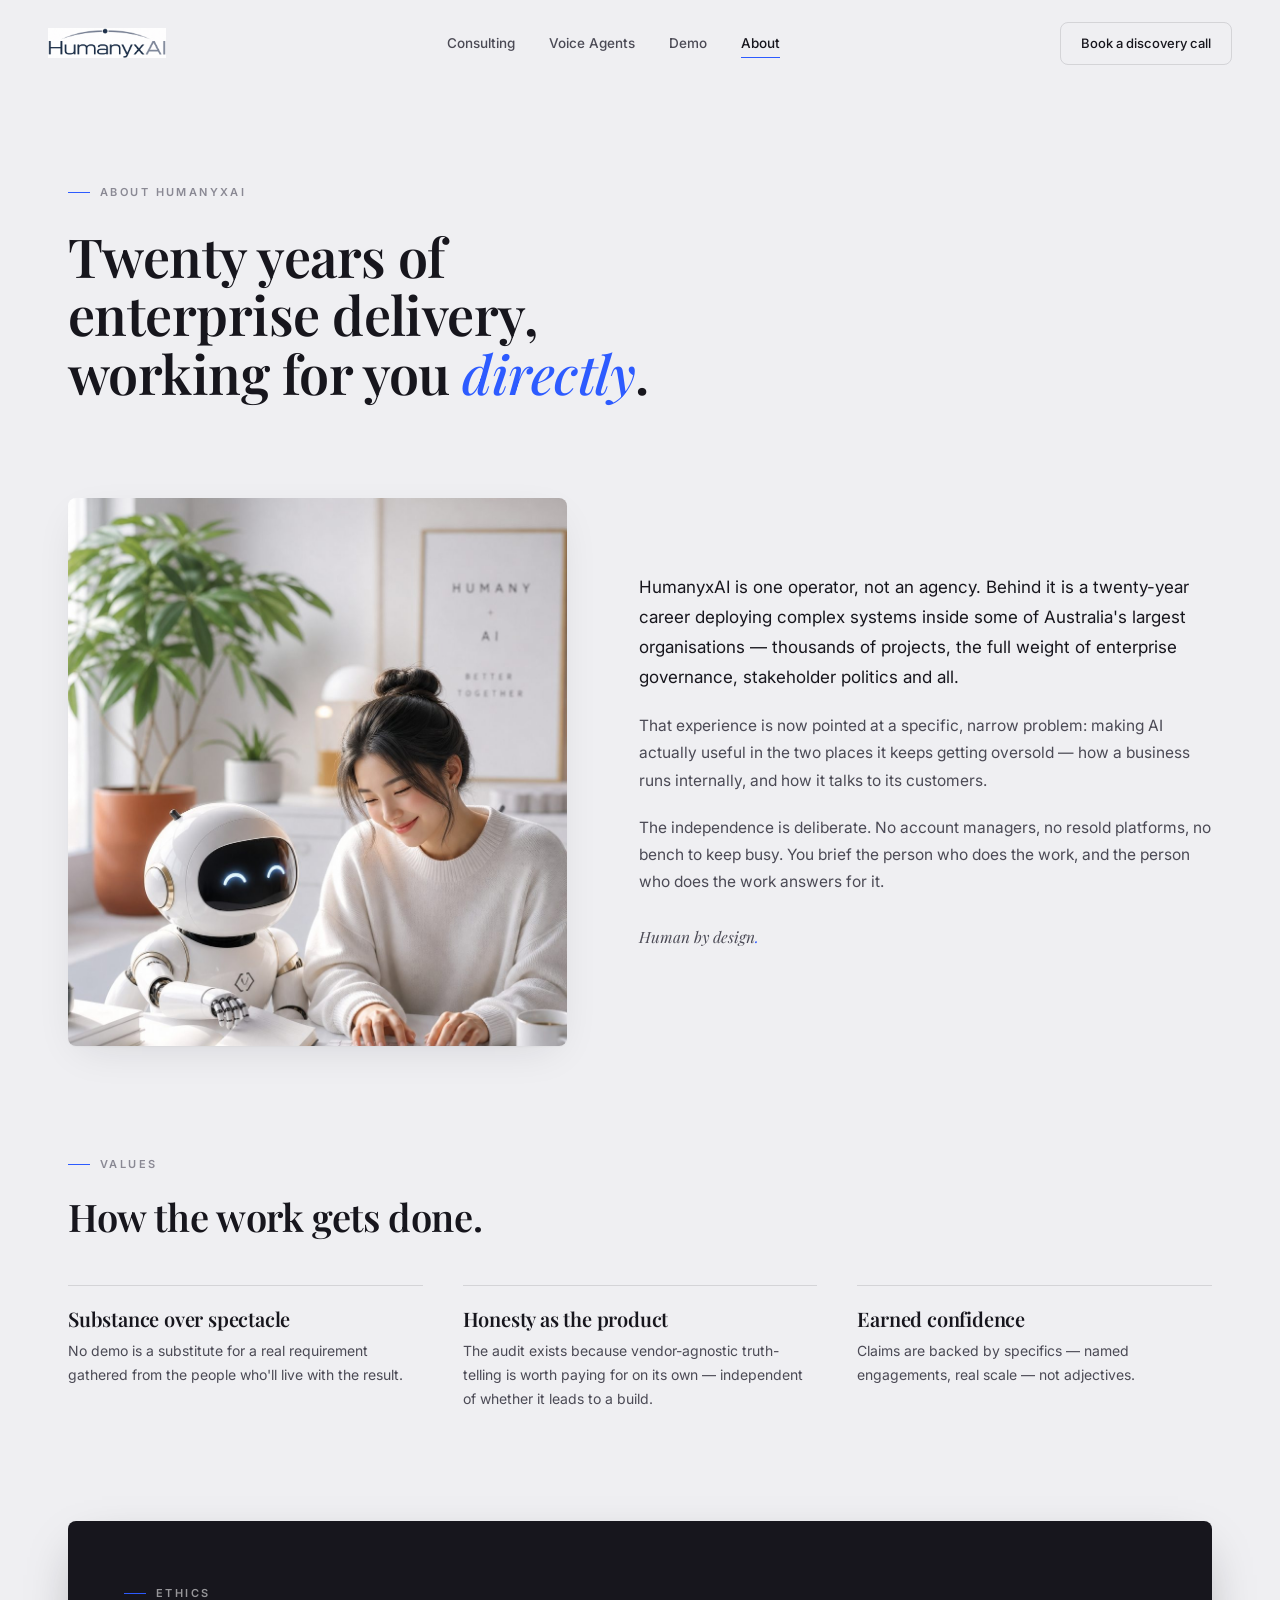
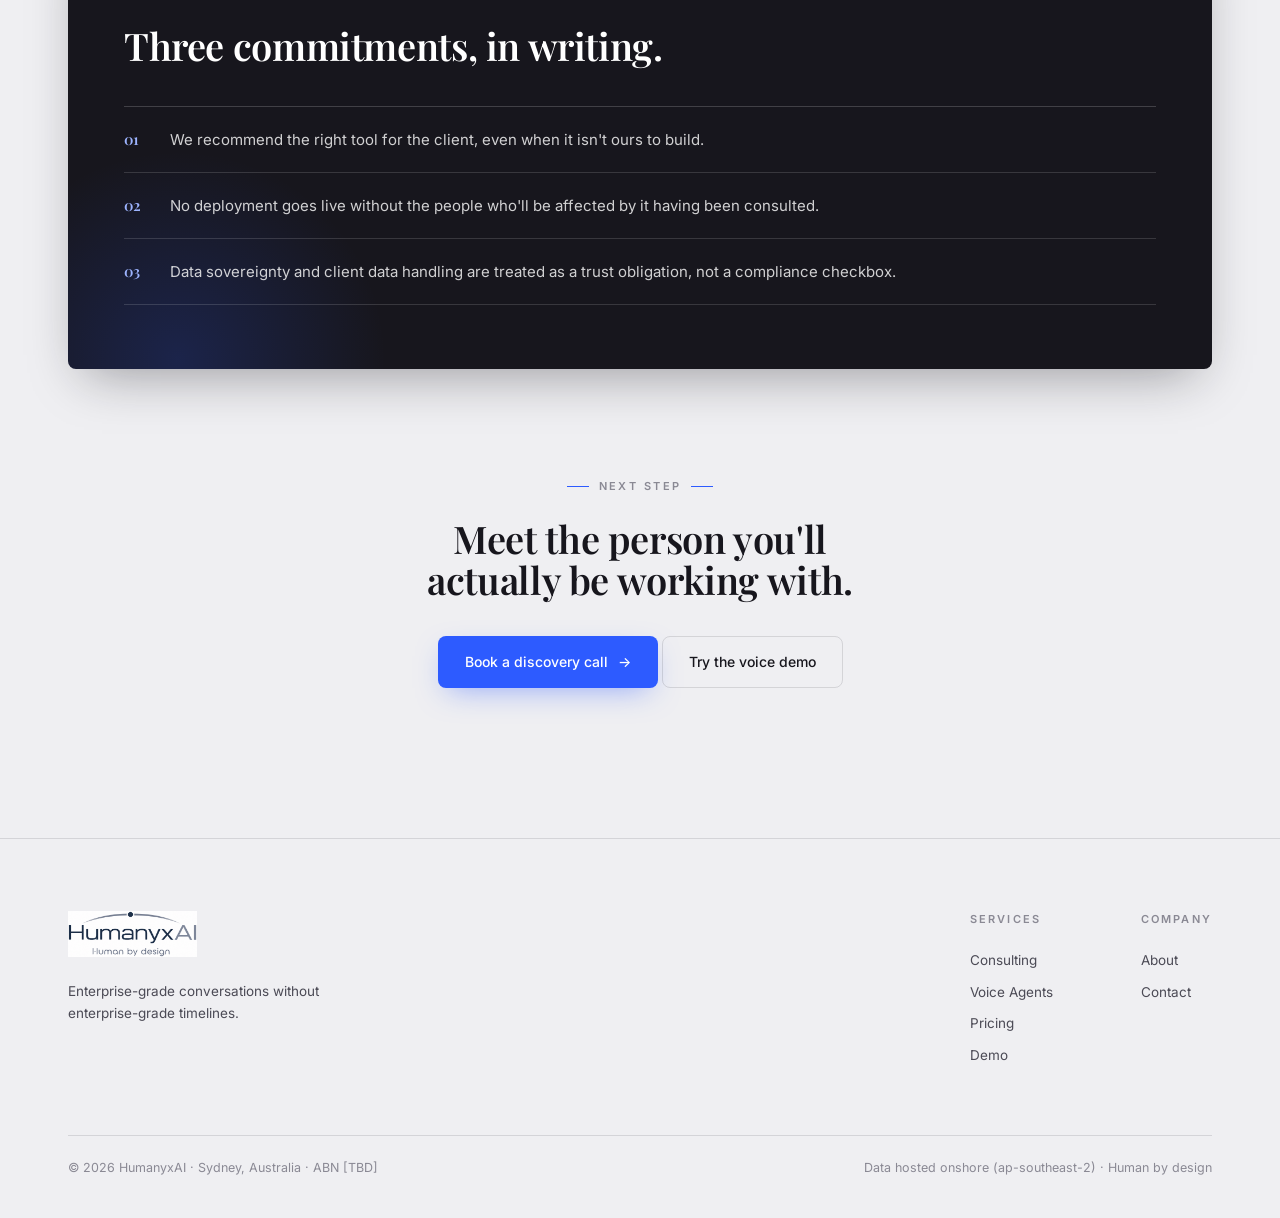
<file: about.html>
<!DOCTYPE html>
<html lang="en-AU">
<head>
<meta charset="UTF-8">
<meta name="viewport" content="width=device-width, initial-scale=1.0">
<title>About — HumanyxAI</title>
<meta name="description" content="Twenty years of enterprise delivery, working for you directly. HumanyxAI is one operator with thousands of complex deployments behind it — not an agency.">
<meta property="og:title" content="About — HumanyxAI">
<meta property="og:description" content="Twenty years of enterprise delivery, working for you directly.">
<meta property="og:type" content="website">
<meta property="og:url" content="https://humanyxai.com/about">
<meta property="og:image" content="https://humanyxai.com/assets/og-image.jpg">
<meta property="og:image:width" content="1200">
<meta property="og:image:height" content="630">
<meta property="og:image:alt" content="HumanyxAI — people collaborating with a friendly AI assistant around a boardroom table">
<meta name="twitter:card" content="summary_large_image">
<meta name="twitter:image" content="https://humanyxai.com/assets/og-image.jpg">
<script type="application/ld+json">
{
  "@context": "https://schema.org",
  "@type": "ProfilePage",
  "name": "About HumanyxAI",
  "url": "https://humanyxai.com/about",
  "mainEntity": {
    "@type": "Organization",
    "@id": "https://humanyxai.com/#org",
    "name": "HumanyxAI",
    "url": "https://humanyxai.com/",
    "logo": "https://humanyxai.com/assets/logo-full.png",
    "slogan": "Enterprise-grade conversations without enterprise-grade timelines."
  }
}
</script>
<link rel="preconnect" href="https://fonts.googleapis.com">
<link rel="preconnect" href="https://fonts.gstatic.com" crossorigin>
<link href="https://fonts.googleapis.com/css2?family=Playfair+Display:ital,wght@0,500;0,600;0,700;1,500;1,600&family=Inter:wght@400;500;600&display=swap" rel="stylesheet">
<link rel="preload" as="image" href="assets/hero-portrait.jpg">
<link rel="stylesheet" href="styles.css">
<link rel="stylesheet" href="reveal.css">
<style>
  /* ---- founder story split ---- */
  .story-split {
    display: grid;
    grid-template-columns: 1fr 1.15fr;
    gap: 72px;
    align-items: center;
  }
  .story-split .story-media {
    border-radius: var(--radius);
    overflow: hidden;
    box-shadow: var(--shadow-soft);
  }
  .story-split .story-media img { width: 100%; height: 100%; object-fit: cover; aspect-ratio: 4 / 4.4; }
  .story-body p { font-size: 15.5px; color: var(--ink-soft); line-height: 1.75; margin-bottom: 20px; max-width: 58ch; }
  .story-body p:first-of-type { font-size: 17px; color: var(--ink); }
  .story-sig {
    font-family: var(--serif);
    font-style: italic;
    font-size: 19px;
    color: var(--ink);
    margin-top: 28px;
  }
  .story-sig span { color: var(--blue); }

  /* ---- values / ethics ---- */
  .values-grid { display: grid; grid-template-columns: repeat(3, 1fr); gap: 40px; margin-top: 48px; }
  .value-card { border-top: 1px solid var(--line); padding-top: 22px; }
  .value-card h3 { font-size: 20px; margin-bottom: 10px; }
  .value-card p { font-size: 14px; color: var(--ink-soft); line-height: 1.7; }

  .ethics-panel {
    background: var(--ink);
    color: #fff;
    border-radius: var(--radius);
    padding: 64px 56px;
    position: relative;
    overflow: hidden;
    isolation: isolate;
    box-shadow: 0 20px 50px -16px rgba(23,22,29,.4);
  }
  .ethics-panel::before {
    content: "";
    position: absolute;
    width: 420px; height: 420px;
    border-radius: 50%;
    background: radial-gradient(circle, rgba(45,91,255,.2), transparent 70%);
    bottom: -200px; left: -100px;
    z-index: -1;
  }
  .ethics-panel .eyebrow { color: rgba(255,255,255,.55); }
  .ethics-panel h2 { color: #fff; }
  .ethics-list { margin-top: 40px; border-top: 1px solid rgba(255,255,255,.18); }
  .ethics-list .eth {
    display: flex;
    gap: 20px;
    align-items: baseline;
    padding: 20px 0;
    border-bottom: 1px solid rgba(255,255,255,.14);
    font-size: 15px;
    color: rgba(255,255,255,.8);
    line-height: 1.6;
  }
  .ethics-list .eth b { font-family: var(--serif); font-weight: 600; color: var(--blue-tint); min-width: 26px; }

  @media (max-width: 900px) {
    .story-split { grid-template-columns: 1fr; gap: 36px; }
    .story-split .story-media img { aspect-ratio: 4 / 3.4; }
    .values-grid { grid-template-columns: 1fr; gap: 28px; }
    .ethics-panel { padding: 44px 28px; }
  }
</style>
</head>
<body>
<a class="skip-link" href="#main">Skip to content</a>

<nav class="site-nav rise rise-1" aria-label="Primary">
  <a href="index.html" class="nav-logo"><img src="assets/logo-nav.png" alt="HumanyxAI"></a>
  <div class="nav-links" id="nav-links">
    <a href="consulting.html">Consulting</a>
    <a href="voice-agents.html">Voice Agents</a>
    <a href="demo.html">Demo</a>
    <a href="about.html" aria-current="page">About</a>
  </div>
  <a href="contact.html" class="nav-cta">Book a discovery call</a>
  <button class="nav-toggle" aria-label="Menu" aria-expanded="false" aria-controls="nav-links">
    <svg width="18" height="14" viewBox="0 0 18 14" fill="none" stroke="currentColor" stroke-width="1.6"><path d="M1 1h16M1 7h16M1 13h16"/></svg>
  </button>
</nav>

<main id="main">
  <!-- page hero -->
  <section class="section page-hero">
    <div class="wrap">
      <p class="eyebrow rise rise-2">About HumanyxAI</p>
      <h1 class="rise rise-3">Twenty years of enterprise delivery, working for you <em>directly</em>.</h1>
    </div>
  </section>

  <!-- founder story -->
  <section class="section section-flush">
    <div class="wrap story-split">
      <figure class="story-media rise rise-3">
        <img src="assets/hero-portrait.jpg" alt="A consultant at her desk working alongside the HumanyxAI assistant — human and machine, better together">
      </figure>
      <div class="story-body rise rise-4">
        <p>HumanyxAI is one operator, not an agency. Behind it is a twenty-year career deploying complex systems inside some of Australia's largest organisations — thousands of projects, the full weight of enterprise governance, stakeholder politics and all.</p>
        <p>That experience is now pointed at a specific, narrow problem: making AI actually useful in the two places it keeps getting oversold — how a business runs internally, and how it talks to its customers.</p>
        <p>The independence is deliberate. No account managers, no resold platforms, no bench to keep busy. You brief the person who does the work, and the person who does the work answers for it.</p>
        <p class="story-sig">Human by design<span>.</span></p>
      </div>
    </div>
  </section>

  <!-- values -->
  <section class="section section-flush">
    <div class="wrap">
      <p class="eyebrow" data-reveal>Values</p>
      <h2 data-reveal>How the work gets done.</h2>
      <div class="values-grid" data-reveal-group>
        <div class="value-card">
          <h3>Substance over spectacle</h3>
          <p>No demo is a substitute for a real requirement gathered from the people who'll live with the result.</p>
        </div>
        <div class="value-card">
          <h3>Honesty as the product</h3>
          <p>The audit exists because vendor-agnostic truth-telling is worth paying for on its own — independent of whether it leads to a build.</p>
        </div>
        <div class="value-card">
          <h3>Earned confidence</h3>
          <p>Claims are backed by specifics — named engagements, real scale — not adjectives.</p>
        </div>
      </div>
    </div>
  </section>

  <!-- ethics -->
  <section class="section section-flush">
    <div class="wrap">
      <div class="ethics-panel" data-reveal>
        <p class="eyebrow">Ethics</p>
        <h2>Three commitments, in writing.</h2>
        <div class="ethics-list">
          <div class="eth"><b>01</b><span>We recommend the right tool for the client, even when it isn't ours to build.</span></div>
          <div class="eth"><b>02</b><span>No deployment goes live without the people who'll be affected by it having been consulted.</span></div>
          <div class="eth"><b>03</b><span>Data sovereignty and client data handling are treated as a trust obligation, not a compliance checkbox.</span></div>
        </div>
      </div>
    </div>
  </section>

  <!-- final CTA -->
  <section class="section section-flush cta-center">
    <div class="wrap">
      <p class="eyebrow" data-reveal>Next step</p>
      <h2 data-reveal>Meet the person you'll actually be working with.</h2>
      <div class="cta-row">
        <a href="contact.html" class="btn btn-primary">Book a discovery call <span class="arrow">→</span></a>
        <a href="demo.html" class="btn btn-ghost">Try the voice demo</a>
      </div>
    </div>
  </section>
</main>

<footer class="site-footer">
  <div class="wrap">
    <div class="foot-grid">
      <div class="foot-brand">
        <a href="index.html"><img src="assets/logo-full.png" alt="HumanyxAI — Human by design" loading="lazy"></a>
        <p class="foot-tag">Enterprise-grade conversations without enterprise-grade timelines.</p>
      </div>
      <div class="foot-cols" data-reveal-group>
        <div class="foot-col">
          <h4>Services</h4>
          <a href="consulting.html">Consulting</a>
          <a href="voice-agents.html">Voice Agents</a>
          <a href="pricing.html">Pricing</a>
          <a href="demo.html">Demo</a>
        </div>
        <div class="foot-col">
          <h4>Company</h4>
          <a href="about.html">About</a>
          <a href="contact.html">Contact</a>
        </div>
      </div>
    </div>
    <div class="foot-base">
      <span>© 2026 HumanyxAI · Sydney, Australia · ABN [TBD]</span>
      <span>Data hosted onshore (ap-southeast-2) · Human by design</span>
    </div>
  </div>
</footer>

<div class="mobile-cta"><a class="btn btn-primary" href="contact.html">Book a discovery call</a></div>

<script src="site.js"></script>
<script src="reveal.js" defer></script>
</body>
</html>
</file>
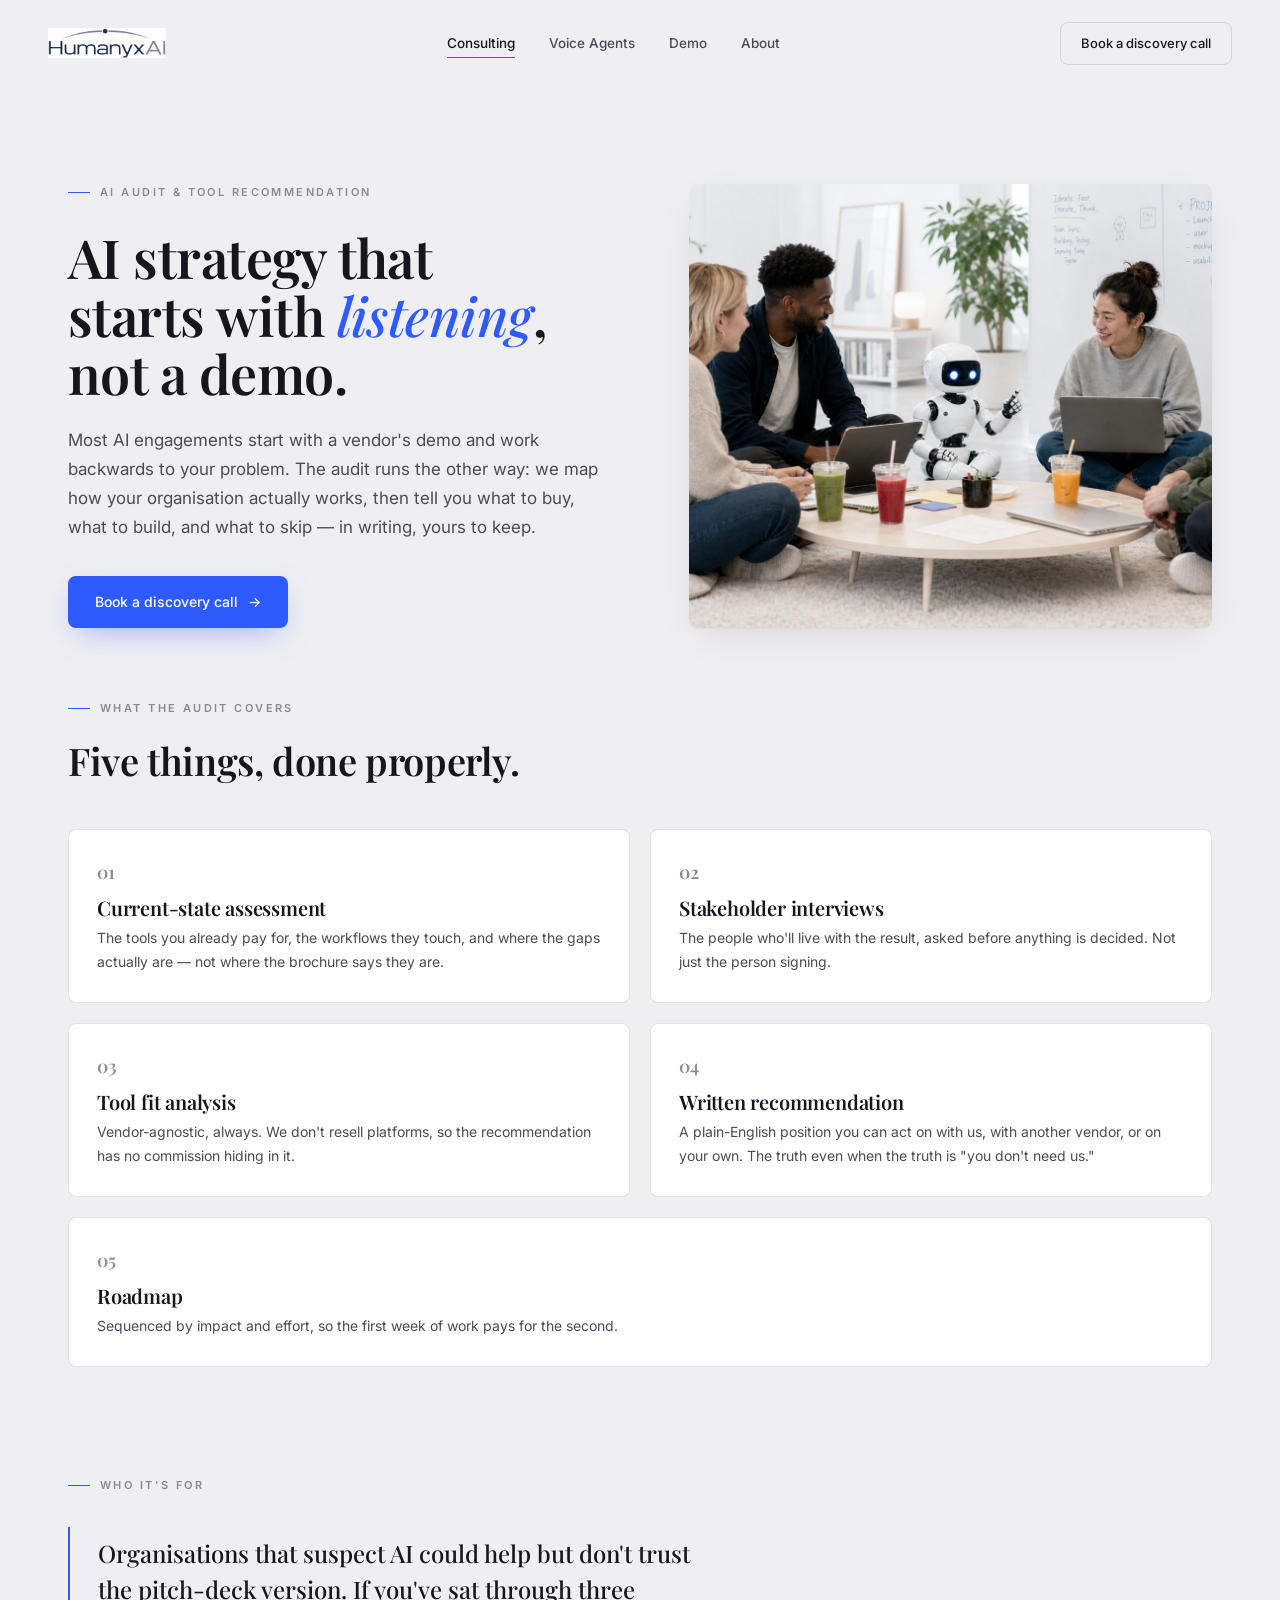
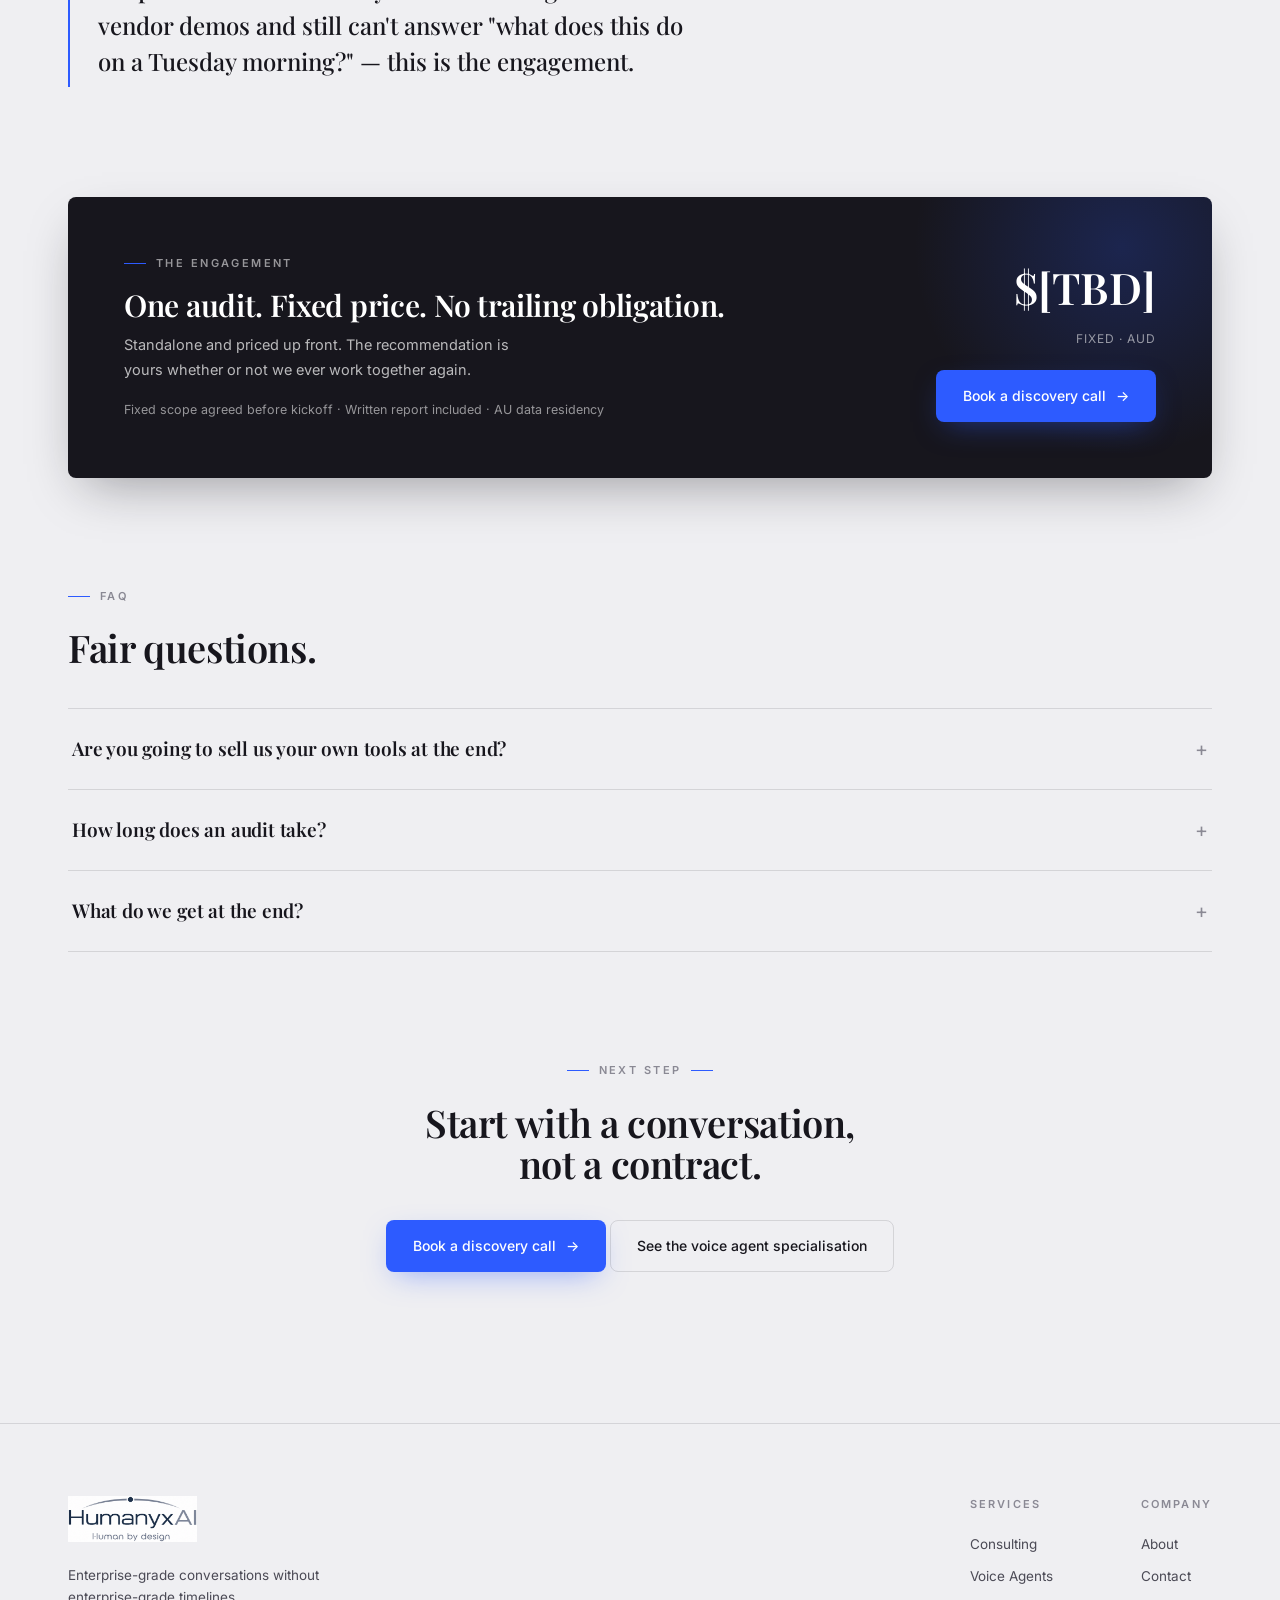
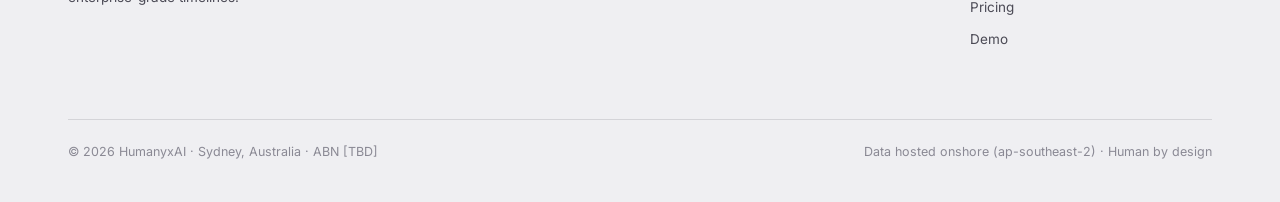
<file: consulting.html>
<!DOCTYPE html>
<html lang="en-AU">
<head>
<meta charset="UTF-8">
<meta name="viewport" content="width=device-width, initial-scale=1.0">
<title>AI Audit &amp; Consulting — HumanyxAI</title>
<meta name="description" content="A standalone, vendor-agnostic AI audit: what you have, what's noise, and what actually fits. Fixed price, written recommendation, yours to keep either way.">
<meta property="og:title" content="AI strategy that starts with listening, not a demo — HumanyxAI">
<meta property="og:description" content="A standalone, vendor-agnostic AI audit. Fixed price, written recommendation, yours to keep either way.">
<meta property="og:type" content="website">
<meta property="og:url" content="https://humanyxai.com/consulting">
<meta property="og:image" content="https://humanyxai.com/assets/og-image.jpg">
<meta property="og:image:width" content="1200">
<meta property="og:image:height" content="630">
<meta property="og:image:alt" content="HumanyxAI — people collaborating with a friendly AI assistant around a boardroom table">
<meta name="twitter:card" content="summary_large_image">
<meta name="twitter:image" content="https://humanyxai.com/assets/og-image.jpg">
<script type="application/ld+json">
{
  "@context": "https://schema.org",
  "@graph": [
    {
      "@type": "Service",
      "name": "AI Audit & Tool Recommendation",
      "provider": { "@id": "https://humanyxai.com/#org" },
      "areaServed": "Australia",
      "description": "A standalone, priced, vendor-agnostic assessment: current-state review, stakeholder interviews, tool fit analysis, a written recommendation and a roadmap."
    },
    {
      "@type": "FAQPage",
      "mainEntity": [
        {
          "@type": "Question",
          "name": "Are you going to sell us your own tools at the end?",
          "acceptedAnswer": { "@type": "Answer", "text": "We build voice agents, yes — and the audit is still vendor-agnostic. If the right answer is an off-the-shelf tool that isn't ours, that's what the recommendation says. \"You don't need us\" is a finding we're happy to charge for." }
        },
        {
          "@type": "Question",
          "name": "How long does an audit take?",
          "acceptedAnswer": { "@type": "Answer", "text": "Days to weeks, depending on how many stakeholders and systems are in scope. The timeline is agreed up front, and you get the written position either way." }
        },
        {
          "@type": "Question",
          "name": "What do we get at the end?",
          "acceptedAnswer": { "@type": "Answer", "text": "The written recommendation and the roadmap. Yours to keep, act on, or ignore — it doesn't expire if you walk away." }
        }
      ]
    }
  ]
}
</script>
<link rel="preconnect" href="https://fonts.googleapis.com">
<link rel="preconnect" href="https://fonts.gstatic.com" crossorigin>
<link href="https://fonts.googleapis.com/css2?family=Playfair+Display:ital,wght@0,500;0,600;0,700;1,500;1,600&family=Inter:wght@400;500;600&display=swap" rel="stylesheet">
<link rel="preload" as="image" href="assets/team-floor.jpg">
<link rel="stylesheet" href="styles.css">
<link rel="stylesheet" href="reveal.css">
<style>
  /* ---- audit coverage blocks ---- */
  .cover-grid {
    display: grid;
    grid-template-columns: repeat(2, 1fr);
    gap: 20px;
    margin-top: 48px;
  }
  .cover-card {
    background: var(--surface-card);
    border: 1px solid var(--line);
    border-radius: var(--radius);
    padding: 28px;
    transition: transform .35s cubic-bezier(.22,1,.36,1), box-shadow .35s;
  }
  .cover-card:hover { transform: translateY(-3px); box-shadow: var(--shadow-soft); }
  .cover-card .c-num { font-family: var(--serif); font-size: 18px; font-weight: 600; color: var(--ink-faint); }
  .cover-card h3 { font-size: 20px; margin: 10px 0 8px; }
  .cover-card p { font-size: 14px; color: var(--ink-soft); line-height: 1.7; }
  .cover-card:last-child { grid-column: 1 / -1; }

  /* ---- who it's for ---- */
  .who-panel {
    border-left: 2px solid var(--blue);
    padding: 8px 0 8px 28px;
    max-width: 64ch;
    margin-top: 32px;
  }
  .who-panel p { font-family: var(--serif); font-size: clamp(19px, 2vw, 24px); font-weight: 500; line-height: 1.5; color: var(--ink); }

  /* ---- price card (dark) ---- */
  .price-panel {
    background: var(--ink);
    color: #fff;
    border-radius: var(--radius);
    padding: 56px;
    position: relative;
    overflow: hidden;
    isolation: isolate;
    box-shadow: 0 20px 50px -16px rgba(23,22,29,.4);
    display: flex;
    justify-content: space-between;
    align-items: center;
    gap: 48px;
    flex-wrap: wrap;
  }
  .price-panel::before {
    content: "";
    position: absolute;
    width: 420px; height: 420px;
    border-radius: 50%;
    background: radial-gradient(circle, rgba(45,91,255,.22), transparent 70%);
    top: -160px; right: -120px;
    z-index: -1;
  }
  .price-panel .eyebrow { color: rgba(255,255,255,.55); }
  .price-panel h3 { color: #fff; font-size: clamp(24px, 2.4vw, 30px); margin: 16px 0 12px; }
  .price-panel .p-desc { font-size: 14.5px; color: rgba(255,255,255,.7); line-height: 1.7; max-width: 46ch; }
  .price-panel .p-terms { margin-top: 18px; font-size: 12.5px; color: rgba(255,255,255,.55); }
  .price-figure { text-align: right; flex-shrink: 0; }
  .price-figure .amount { font-family: var(--serif); font-size: clamp(34px, 3.4vw, 46px); font-weight: 600; color: #fff; }
  .price-figure .per { font-size: 12px; color: rgba(255,255,255,.55); letter-spacing: .08em; text-transform: uppercase; margin: 6px 0 22px; }

  @media (max-width: 900px) {
    .cover-grid { grid-template-columns: 1fr; }
    .price-panel { padding: 40px 28px; }
    .price-figure { text-align: left; }
  }
</style>
</head>
<body>
<a class="skip-link" href="#main">Skip to content</a>

<nav class="site-nav rise rise-1" aria-label="Primary">
  <a href="index.html" class="nav-logo"><img src="assets/logo-nav.png" alt="HumanyxAI"></a>
  <div class="nav-links" id="nav-links">
    <a href="consulting.html" aria-current="page">Consulting</a>
    <a href="voice-agents.html">Voice Agents</a>
    <a href="demo.html">Demo</a>
    <a href="about.html">About</a>
  </div>
  <a href="contact.html" class="nav-cta">Book a discovery call</a>
  <button class="nav-toggle" aria-label="Menu" aria-expanded="false" aria-controls="nav-links">
    <svg width="18" height="14" viewBox="0 0 18 14" fill="none" stroke="currentColor" stroke-width="1.6"><path d="M1 1h16M1 7h16M1 13h16"/></svg>
  </button>
</nav>

<main id="main">
  <!-- page hero -->
  <section class="section page-hero">
    <div class="wrap hero-split">
      <div>
        <p class="eyebrow rise rise-2">AI Audit &amp; Tool Recommendation</p>
        <h1 class="rise rise-3">AI strategy that starts with <em>listening</em>, not a demo.</h1>
        <p class="lede rise rise-4">Most AI engagements start with a vendor's demo and work backwards to your problem. The audit runs the other way: we map how your organisation actually works, then tell you what to buy, what to build, and what to skip — in writing, yours to keep.</p>
        <div class="cta-row rise rise-5">
          <a href="contact.html" class="btn btn-primary">Book a discovery call <span class="arrow">→</span></a>
        </div>
      </div>
      <figure class="hero-media rise rise-4">
        <img src="assets/team-floor.jpg" alt="A working session on the studio floor: stakeholders and laptops around a low table, with the HumanyxAI assistant sitting in">
      </figure>
    </div>
  </section>

  <!-- what the audit covers -->
  <section class="section section-flush">
    <div class="wrap">
      <p class="eyebrow" data-reveal>What the audit covers</p>
      <h2 data-reveal>Five things, done properly.</h2>
      <div class="cover-grid" data-reveal-group>
        <div class="cover-card">
          <div class="c-num">01</div>
          <h3>Current-state assessment</h3>
          <p>The tools you already pay for, the workflows they touch, and where the gaps actually are — not where the brochure says they are.</p>
        </div>
        <div class="cover-card">
          <div class="c-num">02</div>
          <h3>Stakeholder interviews</h3>
          <p>The people who'll live with the result, asked before anything is decided. Not just the person signing.</p>
        </div>
        <div class="cover-card">
          <div class="c-num">03</div>
          <h3>Tool fit analysis</h3>
          <p>Vendor-agnostic, always. We don't resell platforms, so the recommendation has no commission hiding in it.</p>
        </div>
        <div class="cover-card">
          <div class="c-num">04</div>
          <h3>Written recommendation</h3>
          <p>A plain-English position you can act on with us, with another vendor, or on your own. The truth even when the truth is "you don't need us."</p>
        </div>
        <div class="cover-card">
          <div class="c-num">05</div>
          <h3>Roadmap</h3>
          <p>Sequenced by impact and effort, so the first week of work pays for the second.</p>
        </div>
      </div>
    </div>
  </section>

  <!-- who it's for -->
  <section class="section section-flush">
    <div class="wrap">
      <p class="eyebrow" data-reveal>Who it's for</p>
      <div class="who-panel">
        <p>Organisations that suspect AI could help but don't trust the pitch-deck version. If you've sat through three vendor demos and still can't answer "what does this do on a Tuesday morning?" — this is the engagement.</p>
      </div>
    </div>
  </section>

  <!-- fixed price card -->
  <section class="section section-flush">
    <div class="wrap">
      <div class="price-panel" data-reveal>
        <div>
          <p class="eyebrow">The engagement</p>
          <h3>One audit. Fixed price. No trailing obligation.</h3>
          <p class="p-desc">Standalone and priced up front. The recommendation is yours whether or not we ever work together again.</p>
          <p class="p-terms">Fixed scope agreed before kickoff · Written report included · AU data residency</p>
        </div>
        <div class="price-figure">
          <!-- PLACEHOLDER PRICE — open decision #5, publish only after client confirms -->
          <div class="amount">$[TBD]</div>
          <div class="per">Fixed · AUD</div>
          <a href="contact.html" class="btn btn-primary">Book a discovery call <span class="arrow">→</span></a>
        </div>
      </div>
    </div>
  </section>

  <!-- mini FAQ -->
  <section class="section section-flush">
    <div class="wrap">
      <p class="eyebrow" data-reveal>FAQ</p>
      <h2 data-reveal>Fair questions.</h2>
      <div class="faq-list" data-reveal-group>
        <details class="faq-item">
          <summary>Are you going to sell us your own tools at the end?<span class="fq-icon">+</span></summary>
          <div class="faq-a">We build voice agents, yes — and the audit is still vendor-agnostic. If the right answer is an off-the-shelf tool that isn't ours, that's what the recommendation says. "You don't need us" is a finding we're happy to charge for.</div>
        </details>
        <details class="faq-item">
          <summary>How long does an audit take?<span class="fq-icon">+</span></summary>
          <div class="faq-a">Days to weeks, depending on how many stakeholders and systems are in scope. The timeline is agreed up front, and you get the written position either way.</div>
        </details>
        <details class="faq-item">
          <summary>What do we get at the end?<span class="fq-icon">+</span></summary>
          <div class="faq-a">The written recommendation and the roadmap. Yours to keep, act on, or ignore — it doesn't expire if you walk away.</div>
        </details>
      </div>
    </div>
  </section>

  <!-- final CTA -->
  <section class="section section-flush cta-center">
    <div class="wrap">
      <p class="eyebrow" data-reveal>Next step</p>
      <h2 data-reveal>Start with a conversation, not a contract.</h2>
      <div class="cta-row">
        <a href="contact.html" class="btn btn-primary">Book a discovery call <span class="arrow">→</span></a>
        <a href="voice-agents.html" class="btn btn-ghost">See the voice agent specialisation</a>
      </div>
    </div>
  </section>
</main>

<footer class="site-footer">
  <div class="wrap">
    <div class="foot-grid">
      <div class="foot-brand">
        <a href="index.html"><img src="assets/logo-full.png" alt="HumanyxAI — Human by design" loading="lazy"></a>
        <p class="foot-tag">Enterprise-grade conversations without enterprise-grade timelines.</p>
      </div>
      <div class="foot-cols" data-reveal-group>
        <div class="foot-col">
          <h4>Services</h4>
          <a href="consulting.html">Consulting</a>
          <a href="voice-agents.html">Voice Agents</a>
          <a href="pricing.html">Pricing</a>
          <a href="demo.html">Demo</a>
        </div>
        <div class="foot-col">
          <h4>Company</h4>
          <a href="about.html">About</a>
          <a href="contact.html">Contact</a>
        </div>
      </div>
    </div>
    <div class="foot-base">
      <span>© 2026 HumanyxAI · Sydney, Australia · ABN [TBD]</span>
      <span>Data hosted onshore (ap-southeast-2) · Human by design</span>
    </div>
  </div>
</footer>

<div class="mobile-cta"><a class="btn btn-primary" href="contact.html">Book a discovery call</a></div>

<script src="site.js"></script>
<script src="reveal.js" defer></script>
</body>
</html>
</file>
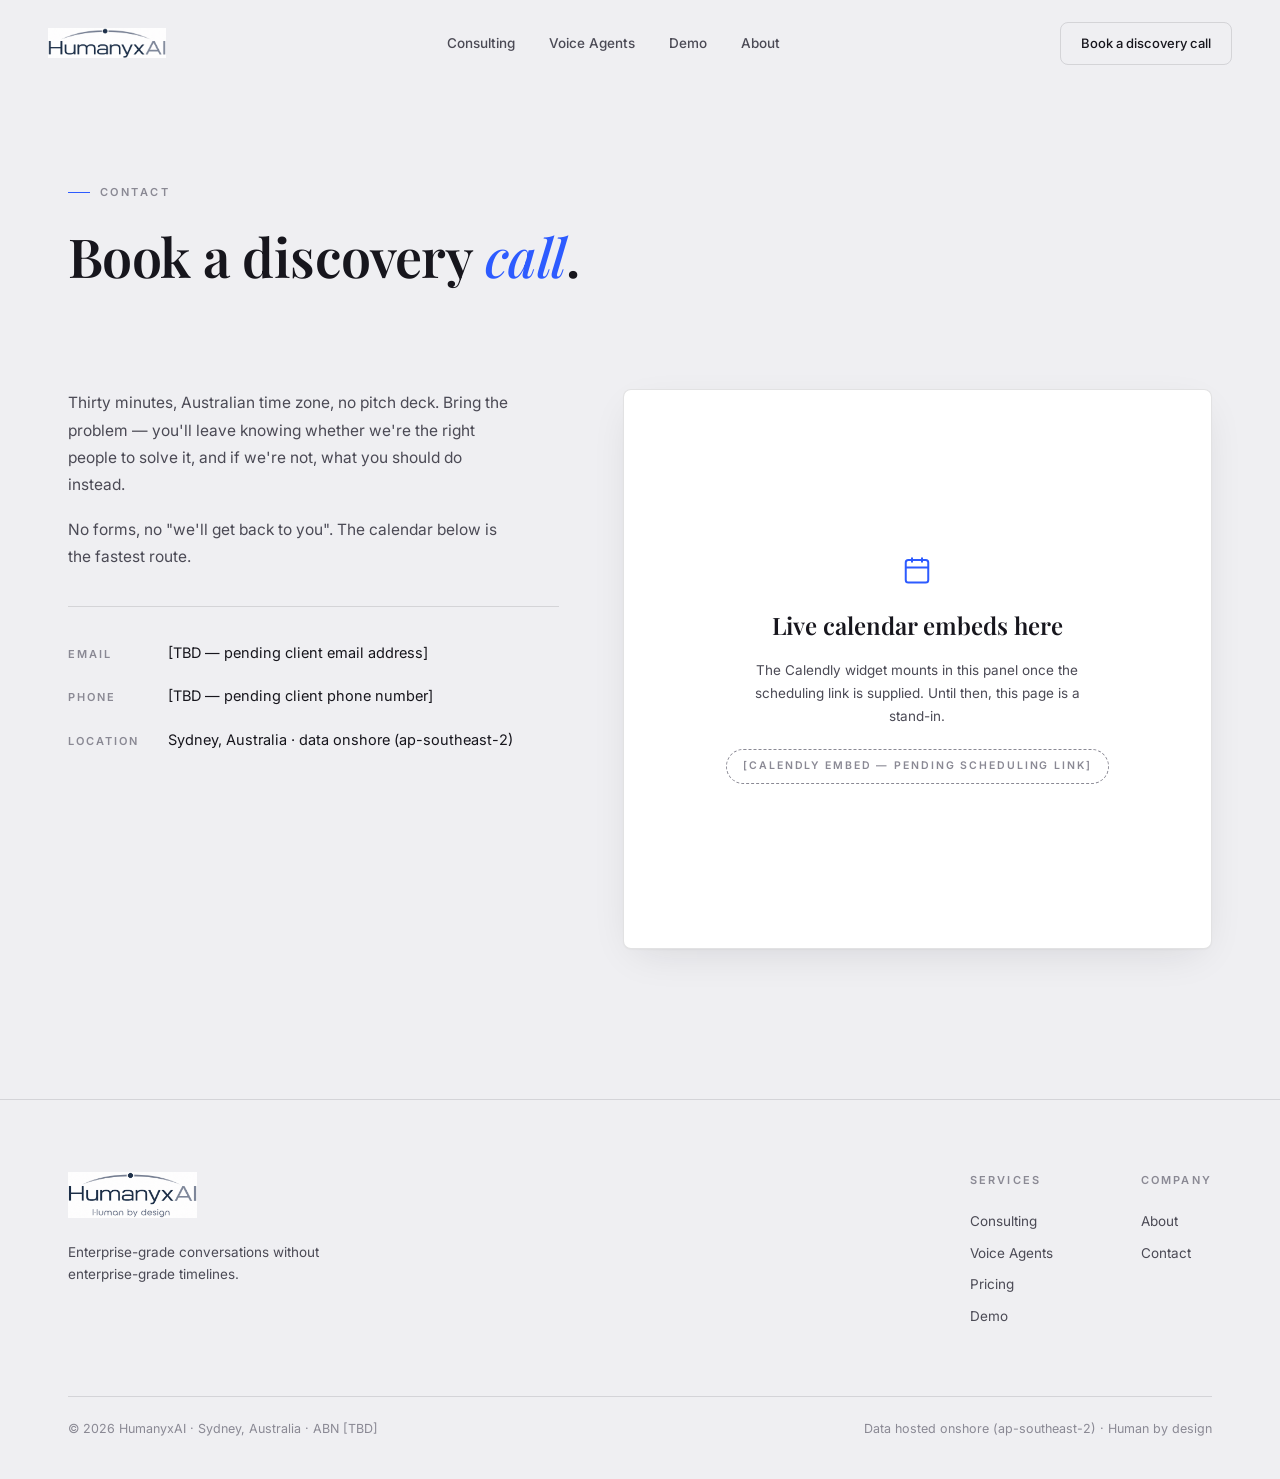
<file: contact.html>
<!DOCTYPE html>
<html lang="en-AU">
<head>
<meta charset="UTF-8">
<meta name="viewport" content="width=device-width, initial-scale=1.0">
<title>Contact — HumanyxAI</title>
<meta name="description" content="Book a discovery call with HumanyxAI. Thirty minutes, Australian time zone, no pitch deck — bring the problem.">
<meta property="og:title" content="Book a discovery call — HumanyxAI">
<meta property="og:description" content="Thirty minutes, Australian time zone, no pitch deck — bring the problem.">
<meta property="og:type" content="website">
<meta property="og:url" content="https://humanyxai.com/contact">
<meta property="og:image" content="https://humanyxai.com/assets/og-image.jpg">
<meta property="og:image:width" content="1200">
<meta property="og:image:height" content="630">
<meta property="og:image:alt" content="HumanyxAI — people collaborating with a friendly AI assistant around a boardroom table">
<meta name="twitter:card" content="summary_large_image">
<meta name="twitter:image" content="https://humanyxai.com/assets/og-image.jpg">
<script type="application/ld+json">
{
  "@context": "https://schema.org",
  "@type": "LocalBusiness",
  "@id": "https://humanyxai.com/#local",
  "name": "HumanyxAI",
  "url": "https://humanyxai.com/",
  "address": {
    "@type": "PostalAddress",
    "addressLocality": "Sydney",
    "addressRegion": "NSW",
    "addressCountry": "AU"
  },
  "areaServed": "Australia",
  "contactPoint": {
    "@type": "ContactPoint",
    "contactType": "sales",
    "areaServed": "AU",
    "availableLanguage": "English",
    "url": "https://humanyxai.com/contact"
  }
}
</script>
<link rel="preconnect" href="https://fonts.googleapis.com">
<link rel="preconnect" href="https://fonts.gstatic.com" crossorigin>
<link href="https://fonts.googleapis.com/css2?family=Playfair+Display:ital,wght@0,500;0,600;0,700;1,500;1,600&family=Inter:wght@400;500;600&display=swap" rel="stylesheet">
<link rel="stylesheet" href="styles.css">
<link rel="stylesheet" href="reveal.css">
<style>
  .contact-grid {
    display: grid;
    grid-template-columns: 1fr 1.2fr;
    gap: 64px;
    align-items: start;
    margin-top: 8px;
  }
  .contact-side p { font-size: 15.5px; color: var(--ink-soft); line-height: 1.75; max-width: 44ch; margin-bottom: 18px; }
  .contact-alt { margin-top: 36px; border-top: 1px solid var(--line); padding-top: 24px; }
  .contact-alt .alt-row { display: flex; gap: 14px; align-items: baseline; padding: 10px 0; font-size: 14.5px; }
  .contact-alt .alt-row .alt-label {
    font-size: 11px; font-weight: 600; letter-spacing: .18em; text-transform: uppercase;
    color: var(--ink-faint); min-width: 86px;
  }
  .contact-alt .alt-row a { color: var(--blue); border-bottom: 1px solid rgba(45,91,255,.3); transition: border-color .2s; }
  .contact-alt .alt-row a:hover { border-bottom-color: var(--blue); }

  /* Calendly mount point — real scheduling link pending (see INTEGRATE note in markup) */
  .calendly-shell {
    background: var(--surface-card);
    border: 1px solid var(--line);
    border-radius: var(--radius);
    box-shadow: var(--shadow-soft);
    min-height: 560px;
    display: flex;
    flex-direction: column;
    align-items: center;
    justify-content: center;
    text-align: center;
    padding: 48px 32px;
    gap: 14px;
  }
  .calendly-shell .cal-icon { color: var(--blue); }
  .calendly-shell .cal-title { font-family: var(--serif); font-size: 24px; font-weight: 600; }
  .calendly-shell .cal-sub { font-size: 13.5px; color: var(--ink-soft); max-width: 40ch; line-height: 1.7; }
  .calendly-shell .cal-badge {
    font-size: 10.5px; font-weight: 600; letter-spacing: .18em; text-transform: uppercase;
    color: var(--ink-faint);
    border: 1px dashed var(--ink-faint);
    border-radius: 100px;
    padding: 8px 16px;
    margin-top: 8px;
  }

  @media (max-width: 900px) {
    .contact-grid { grid-template-columns: 1fr; gap: 40px; }
    .calendly-shell { min-height: 420px; }
  }
</style>
</head>
<body>
<a class="skip-link" href="#main">Skip to content</a>

<nav class="site-nav rise rise-1" aria-label="Primary">
  <a href="index.html" class="nav-logo"><img src="assets/logo-nav.png" alt="HumanyxAI"></a>
  <div class="nav-links" id="nav-links">
    <a href="consulting.html">Consulting</a>
    <a href="voice-agents.html">Voice Agents</a>
    <a href="demo.html">Demo</a>
    <a href="about.html">About</a>
  </div>
  <a href="contact.html" class="nav-cta">Book a discovery call</a>
  <button class="nav-toggle" aria-label="Menu" aria-expanded="false" aria-controls="nav-links">
    <svg width="18" height="14" viewBox="0 0 18 14" fill="none" stroke="currentColor" stroke-width="1.6"><path d="M1 1h16M1 7h16M1 13h16"/></svg>
  </button>
</nav>

<main id="main">
  <section class="section page-hero">
    <div class="wrap">
      <p class="eyebrow rise rise-2">Contact</p>
      <h1 class="rise rise-3">Book a discovery <em>call</em>.</h1>
    </div>
  </section>

  <section class="section section-flush">
    <div class="wrap contact-grid">
      <div class="contact-side rise rise-3">
        <p>Thirty minutes, Australian time zone, no pitch deck. Bring the problem — you'll leave knowing whether we're the right people to solve it, and if we're not, what you should do instead.</p>
        <p>No forms, no "we'll get back to you". The calendar below is the fastest route.</p>
        <div class="contact-alt">
          <div class="alt-row"><span class="alt-label">Email</span><span>[TBD — pending client email address]</span></div>
          <div class="alt-row"><span class="alt-label">Phone</span><span>[TBD — pending client phone number]</span></div>
          <div class="alt-row"><span class="alt-label">Location</span><span>Sydney, Australia · data onshore (ap-southeast-2)</span></div>
        </div>
      </div>

      <!-- INTEGRATE: Calendly embed — replace this shell with the client's scheduling link/widget.
           Keep Australian time zone as the default display. -->
      <div class="calendly-shell rise rise-4">
        <span class="cal-icon"><svg width="30" height="30" viewBox="0 0 24 24" fill="none" stroke="currentColor" stroke-width="1.6"><rect x="3" y="4" width="18" height="18" rx="2"/><path d="M16 2v4M8 2v4M3 10h18"/></svg></span>
        <div class="cal-title">Live calendar embeds here</div>
        <p class="cal-sub">The Calendly widget mounts in this panel once the scheduling link is supplied. Until then, this page is a stand-in.</p>
        <span class="cal-badge">[Calendly embed — pending scheduling link]</span>
      </div>
    </div>
  </section>
</main>

<footer class="site-footer">
  <div class="wrap">
    <div class="foot-grid">
      <div class="foot-brand">
        <a href="index.html"><img src="assets/logo-full.png" alt="HumanyxAI — Human by design" loading="lazy"></a>
        <p class="foot-tag">Enterprise-grade conversations without enterprise-grade timelines.</p>
      </div>
      <div class="foot-cols" data-reveal-group>
        <div class="foot-col">
          <h4>Services</h4>
          <a href="consulting.html">Consulting</a>
          <a href="voice-agents.html">Voice Agents</a>
          <a href="pricing.html">Pricing</a>
          <a href="demo.html">Demo</a>
        </div>
        <div class="foot-col">
          <h4>Company</h4>
          <a href="about.html">About</a>
          <a href="contact.html">Contact</a>
        </div>
      </div>
    </div>
    <div class="foot-base">
      <span>© 2026 HumanyxAI · Sydney, Australia · ABN [TBD]</span>
      <span>Data hosted onshore (ap-southeast-2) · Human by design</span>
    </div>
  </div>
</footer>

<script src="site.js"></script>
<script src="reveal.js" defer></script>
</body>
</html>
</file>
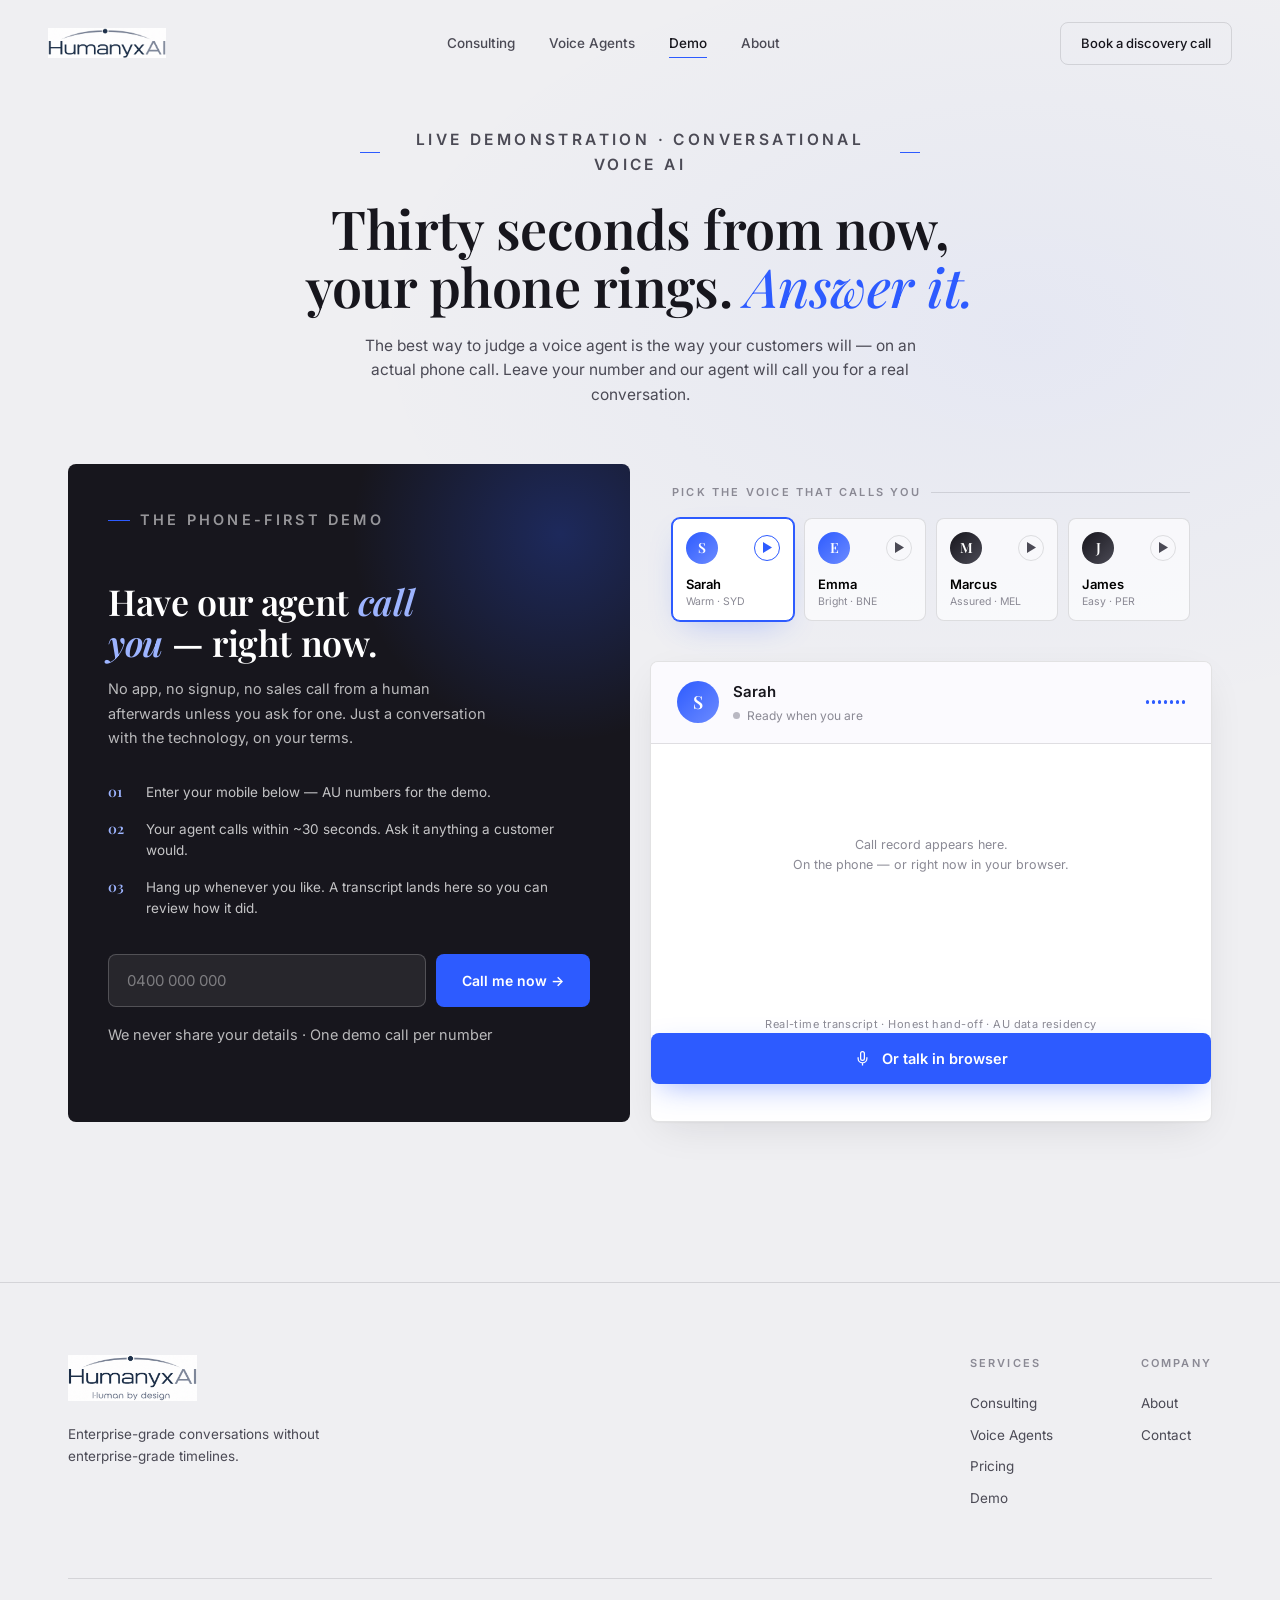
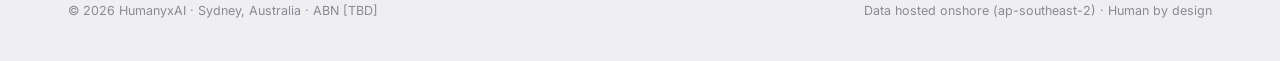
<file: demo.html>
<!DOCTYPE html>
<html lang="en-AU">
<head>
<meta charset="UTF-8">
<meta name="viewport" content="width=device-width, initial-scale=1.0">
<title>Live Demo — HumanyxAI Voice Agents</title>
<meta name="description" content="The best way to judge a voice agent is the way your customers will — on an actual phone call. Leave your number and our agent will call you for a real conversation.">
<meta property="og:title" content="Thirty seconds from now, your phone rings. Answer it.">
<meta property="og:description" content="Leave your number and a HumanyxAI voice agent will call you for a real conversation. No app, no signup.">
<meta property="og:type" content="website">
<meta property="og:url" content="https://humanyxai.com/demo">
<meta property="og:image" content="https://humanyxai.com/assets/og-image.jpg">
<meta property="og:image:width" content="1200">
<meta property="og:image:height" content="630">
<meta property="og:image:alt" content="HumanyxAI — people collaborating with a friendly AI assistant around a boardroom table">
<meta name="twitter:card" content="summary_large_image">
<meta name="twitter:image" content="https://humanyxai.com/assets/og-image.jpg">
<script type="application/ld+json">
{
  "@context": "https://schema.org",
  "@type": "SoftwareApplication",
  "name": "HumanyxAI Voice Agent Demo",
  "url": "https://humanyxai.com/demo",
  "applicationCategory": "BusinessApplication",
  "operatingSystem": "Web",
  "description": "A live demonstration of a HumanyxAI conversational voice agent: leave your number and the agent calls you, or talk to it in the browser.",
  "offers": { "@type": "Offer", "price": "0", "priceCurrency": "AUD" },
  "creator": { "@id": "https://humanyxai.com/#org" }
}
</script>
<link rel="preconnect" href="https://fonts.googleapis.com">
<link rel="preconnect" href="https://fonts.gstatic.com" crossorigin>
<link href="https://fonts.googleapis.com/css2?family=Playfair+Display:ital,wght@0,500;0,600;0,700;1,500;1,600&family=Inter:wght@400;500;600&display=swap" rel="stylesheet">
<link rel="stylesheet" href="styles.css">
<link rel="stylesheet" href="reveal.css">
<link rel="stylesheet" href="demo.css">
<style>
  .call-grid {
    display: grid;
    grid-template-columns: 1fr 1fr;
    gap: 20px;
    align-items: stretch;
  }

  /* hero dial panel — the star */
  .dial-hero {
    background: var(--ink);
    color: #fff;
    border-radius: var(--radius);
    padding: 44px 40px;
    display: flex;
    flex-direction: column;
    justify-content: center;
    position: relative;
    overflow: hidden;
    isolation: isolate;
  }
  .dial-hero::before {
    content: "";
    position: absolute;
    width: 420px; height: 420px;
    border-radius: 50%;
    background: radial-gradient(circle, rgba(45,91,255,.28), transparent 70%);
    top: -140px; right: -140px;
    z-index: -1;
  }
  .dial-hero .eyebrow { color: rgba(255,255,255,.55); }
  .dial-hero h2 {
    font-family: var(--serif);
    font-size: clamp(28px, 2.8vw, 38px);
    line-height: 1.15;
    margin: 18px 0 14px;
    color: #fff;
  }
  .dial-hero h2 em { font-style: italic; color: var(--blue-tint); }
  .dial-hero > p { font-size: 14.5px; color: rgba(255,255,255,.7); line-height: 1.7; max-width: 44ch; margin-bottom: 30px; }

  .dial-steps { display: flex; flex-direction: column; gap: 14px; margin-bottom: 34px; }
  .dial-steps .step { display: flex; gap: 14px; align-items: baseline; font-size: 13.5px; color: rgba(255,255,255,.75); }
  .dial-steps .step b {
    font-family: var(--serif); font-weight: 600; color: var(--blue-tint); font-size: 14px;
    min-width: 24px;
  }

  .dial-hero .dial-form input { background: rgba(255,255,255,.07); padding: 16px 18px; font-size: 15px; }
  .dial-hero .dial-form button { padding: 16px 26px; font-size: 14px; }
  .dial-hero .dial-note { margin-top: 16px; }

  .dial-hero .dial-success { padding: 30px 0 10px; }

  /* right column: compact studio */
  .mini-studio { display: flex; flex-direction: column; gap: 20px; }
  .mini-studio .picker-panel { padding: 20px 22px; }
  .mini-studio .voice-grid { grid-template-columns: repeat(4, 1fr); gap: 10px; }
  .mini-studio .voice-card { padding: 13px 13px 12px; }
  .mini-studio .vc-avatar { width: 32px; height: 32px; font-size: 14px; }
  .mini-studio .vc-play { width: 26px; height: 26px; }
  .mini-studio .vc-name { font-size: 13px; }
  .mini-studio .vc-desc { font-size: 10.5px; }

  .mini-studio .console { flex: 1; display: flex; flex-direction: column; }
  .mini-studio .transcript { min-height: 210px; max-height: 260px; flex: 1; }
  .mini-studio .t-empty { height: 170px; font-size: 12.5px; }

  @media (max-width: 1020px) {
    .call-grid { grid-template-columns: 1fr; }
    .mini-studio .voice-grid { grid-template-columns: repeat(2, 1fr); }
  }
  @media (max-width: 900px) {
    .dial-hero { padding: 36px 26px; }
  }
</style>
</head>
<body class="demo-body">
<a class="skip-link" href="#main">Skip to content</a>

<nav class="site-nav rise rise-1" aria-label="Primary">
  <a href="index.html" class="nav-logo"><img src="assets/logo-nav.png" alt="HumanyxAI"></a>
  <div class="nav-links" id="nav-links">
    <a href="consulting.html">Consulting</a>
    <a href="voice-agents.html">Voice Agents</a>
    <a href="demo.html" aria-current="page">Demo</a>
    <a href="about.html">About</a>
  </div>
  <a href="contact.html" class="nav-cta">Book a discovery call</a>
  <button class="nav-toggle" aria-label="Menu" aria-expanded="false" aria-controls="nav-links">
    <svg width="18" height="14" viewBox="0 0 18 14" fill="none" stroke="currentColor" stroke-width="1.6"><path d="M1 1h16M1 7h16M1 13h16"/></svg>
  </button>
</nav>

<main id="main" class="demo-wrap" data-demo>
  <header class="demo-head rise rise-2">
    <p class="eyebrow">Live Demonstration · Conversational Voice AI</p>
    <h1>Thirty seconds from now, your phone rings. <em>Answer it.</em></h1>
    <p>The best way to judge a voice agent is the way your customers will — on an actual phone call. Leave your number and our agent will call you for a real conversation.</p>
  </header>

  <div class="call-grid rise rise-3">
    <!-- dial-out hero -->
    <div class="dial-hero" data-dial>
      <p class="eyebrow">The phone-first demo</p>
      <h2>Have our agent <em>call you</em> — right now.</h2>
      <p>No app, no signup, no sales call from a human afterwards unless you ask for one. Just a conversation with the technology, on your terms.</p>

      <div class="dial-steps">
        <div class="step"><b>01</b><span>Enter your mobile below — AU numbers for the demo.</span></div>
        <div class="step"><b>02</b><span>Your agent calls within ~30 seconds. Ask it anything a customer would.</span></div>
        <div class="step"><b>03</b><span>Hang up whenever you like. A transcript lands here so you can review how it did.</span></div>
      </div>

      <form class="dial-form">
        <input type="tel" placeholder="0400 000 000" aria-label="Your mobile number">
        <button type="submit">Call me now →</button>
      </form>
      <p class="dial-note">We never share your details · One demo call per number</p>

      <div class="dial-success">
        <div class="ds-ring"><svg width="22" height="22" viewBox="0 0 24 24" fill="none" stroke="#9db4ff" stroke-width="2"><path d="M22 16.9v3a2 2 0 0 1-2.2 2 19.8 19.8 0 0 1-8.6-3 19.5 19.5 0 0 1-6-6 19.8 19.8 0 0 1-3-8.7A2 2 0 0 1 4.1 2h3a2 2 0 0 1 2 1.7c.1 1 .4 2 .7 2.8a2 2 0 0 1-.4 2.1L8.1 9.9a16 16 0 0 0 6 6l1.3-1.3a2 2 0 0 1 2.1-.4c.9.3 1.9.6 2.8.7a2 2 0 0 1 1.7 2z"/></svg></div>
        <div class="ds-title">Dialling <span class="ds-num"></span> now</div>
        <div class="ds-sub">Answer to meet your agent. The call record will appear on the right.</div>
      </div>
    </div>

    <!-- compact studio -->
    <div class="mini-studio">
      <div class="picker-panel">
        <p class="d-label">Pick the voice that calls you</p>
        <div class="voice-grid">
          <button class="voice-card active" data-voice="sarah" data-gender="f">
            <div class="vc-top"><span class="vc-avatar">S</span>
              <span class="vc-play" title="Preview"><svg width="9" height="11" viewBox="0 0 10 12" fill="currentColor"><path d="M0 0l10 6-10 6z"/></svg></span></div>
            <div class="vc-name">Sarah</div>
            <div class="vc-desc">Warm · SYD</div>
          </button>
          <button class="voice-card" data-voice="emma" data-gender="f">
            <div class="vc-top"><span class="vc-avatar">E</span>
              <span class="vc-play" title="Preview"><svg width="9" height="11" viewBox="0 0 10 12" fill="currentColor"><path d="M0 0l10 6-10 6z"/></svg></span></div>
            <div class="vc-name">Emma</div>
            <div class="vc-desc">Bright · BNE</div>
          </button>
          <button class="voice-card" data-voice="marcus" data-gender="m">
            <div class="vc-top"><span class="vc-avatar">M</span>
              <span class="vc-play" title="Preview"><svg width="9" height="11" viewBox="0 0 10 12" fill="currentColor"><path d="M0 0l10 6-10 6z"/></svg></span></div>
            <div class="vc-name">Marcus</div>
            <div class="vc-desc">Assured · MEL</div>
          </button>
          <button class="voice-card" data-voice="james" data-gender="m">
            <div class="vc-top"><span class="vc-avatar">J</span>
              <span class="vc-play" title="Preview"><svg width="9" height="11" viewBox="0 0 10 12" fill="currentColor"><path d="M0 0l10 6-10 6z"/></svg></span></div>
            <div class="vc-name">James</div>
            <div class="vc-desc">Easy · PER</div>
          </button>
        </div>
      </div>

      <div class="console">
        <div class="console-head">
          <div class="ch-left">
            <div class="ch-avatar">S</div>
            <div>
              <div class="ch-name">Sarah</div>
              <div class="ch-status"><span class="status-dot"></span><span class="status-label">Ready when you are</span></div>
            </div>
          </div>
          <div class="viz"></div>
        </div>
        <div class="transcript">
          <div class="t-empty">
            <p>Call record appears here.<br>On the phone — or right now in your browser.</p>
          </div>
        </div>
        <div class="console-foot">
          <p class="console-meta">Real-time transcript · Honest hand-off · AU data residency</p>
          <button class="talk-btn">
            <span class="mic"><svg width="15" height="15" viewBox="0 0 24 24" fill="none" stroke="currentColor" stroke-width="2"><path d="M12 1a3 3 0 0 0-3 3v8a3 3 0 0 0 6 0V4a3 3 0 0 0-3-3z"/><path d="M19 10v2a7 7 0 0 1-14 0v-2M12 19v4"/></svg></span>
            <span class="talk-label">Or talk in browser</span>
          </button>
        </div>
      </div>
    </div>
  </div>
</main>

<footer class="site-footer">
  <div class="wrap">
    <div class="foot-grid">
      <div class="foot-brand">
        <a href="index.html"><img src="assets/logo-full.png" alt="HumanyxAI — Human by design" loading="lazy"></a>
        <p class="foot-tag">Enterprise-grade conversations without enterprise-grade timelines.</p>
      </div>
      <div class="foot-cols" data-reveal-group>
        <div class="foot-col">
          <h4>Services</h4>
          <a href="consulting.html">Consulting</a>
          <a href="voice-agents.html">Voice Agents</a>
          <a href="pricing.html">Pricing</a>
          <a href="demo.html">Demo</a>
        </div>
        <div class="foot-col">
          <h4>Company</h4>
          <a href="about.html">About</a>
          <a href="contact.html">Contact</a>
        </div>
      </div>
    </div>
    <div class="foot-base">
      <span>© 2026 HumanyxAI · Sydney, Australia · ABN [TBD]</span>
      <span>Data hosted onshore (ap-southeast-2) · Human by design</span>
    </div>
  </div>
</footer>

<script src="site.js"></script>
<script src="reveal.js" defer></script>
<script src="demo.js"></script>
</body>
</html>
</file>
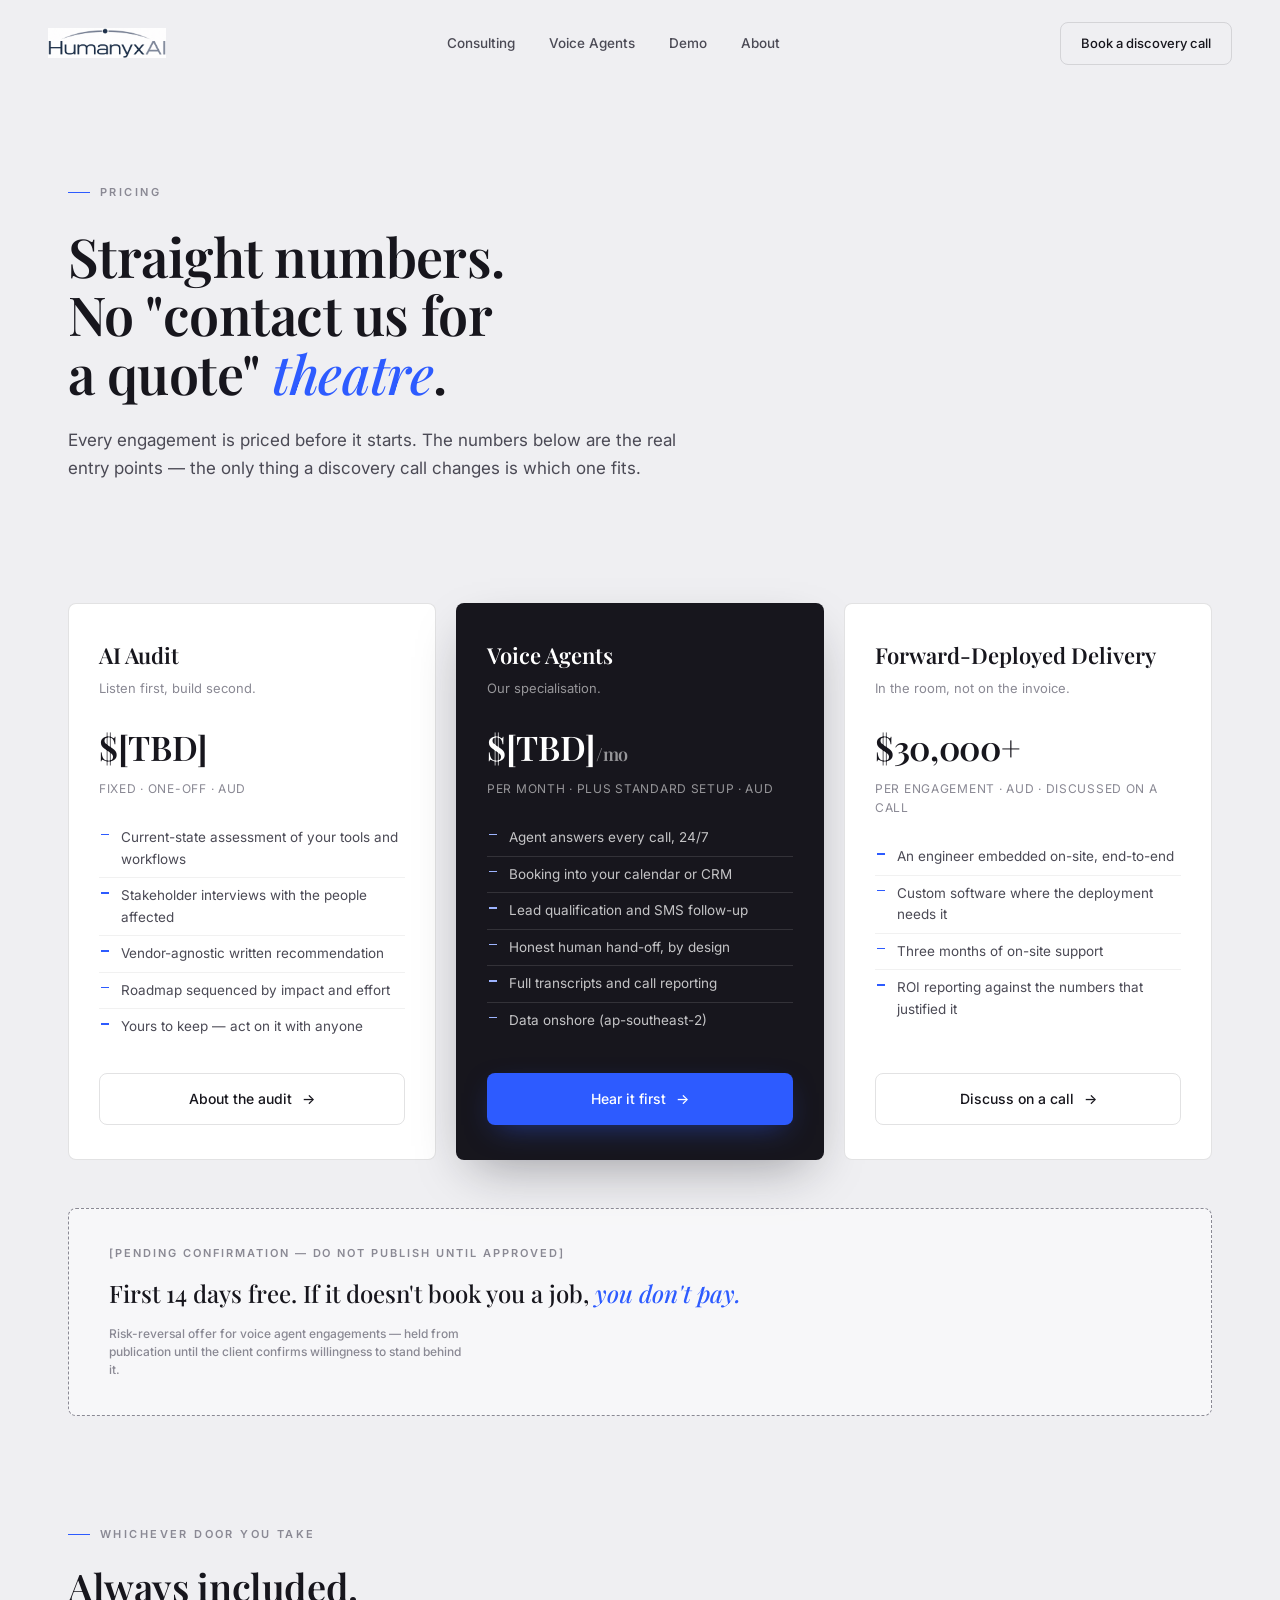
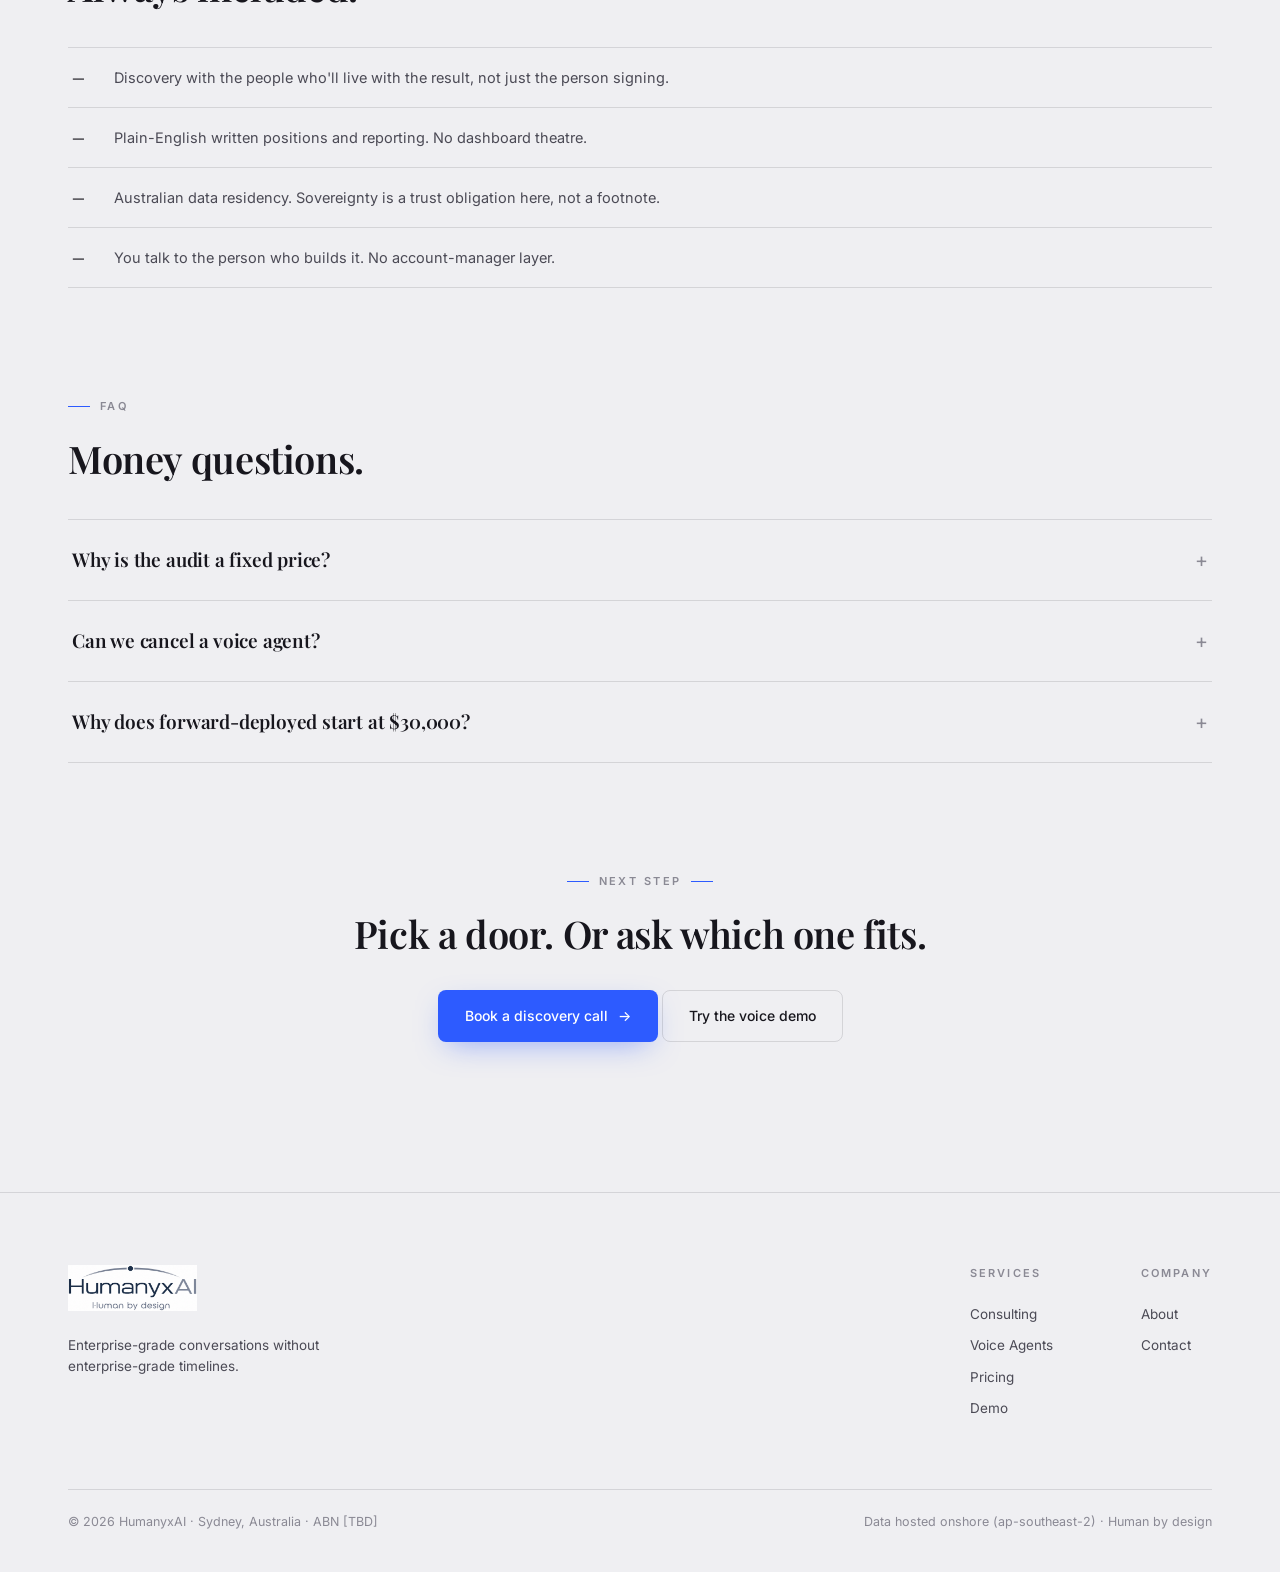
<file: pricing.html>
<!DOCTYPE html>
<html lang="en-AU">
<head>
<meta charset="UTF-8">
<meta name="viewport" content="width=device-width, initial-scale=1.0">
<title>Pricing — HumanyxAI</title>
<meta name="description" content="Published pricing for AI audits, voice agents, and forward-deployed delivery. Straight numbers, no 'contact us for a quote' theatre.">
<meta property="og:title" content="Pricing — HumanyxAI">
<meta property="og:description" content="Published pricing for AI audits, voice agents, and forward-deployed delivery.">
<meta property="og:type" content="website">
<meta property="og:url" content="https://humanyxai.com/pricing">
<meta property="og:image" content="https://humanyxai.com/assets/og-image.jpg">
<meta property="og:image:width" content="1200">
<meta property="og:image:height" content="630">
<meta property="og:image:alt" content="HumanyxAI — people collaborating with a friendly AI assistant around a boardroom table">
<meta name="twitter:card" content="summary_large_image">
<meta name="twitter:image" content="https://humanyxai.com/assets/og-image.jpg">
<script type="application/ld+json">
{
  "@context": "https://schema.org",
  "@type": "FAQPage",
  "mainEntity": [
    {
      "@type": "Question",
      "name": "Why is the audit a fixed price?",
      "acceptedAnswer": { "@type": "Answer", "text": "Because \"it depends\" is how consulting bills grow teeth. The scope is agreed up front, the price is fixed, and the written recommendation is yours whether or not we ever work together again." }
    },
    {
      "@type": "Question",
      "name": "Can we cancel a voice agent?",
      "acceptedAnswer": { "@type": "Answer", "text": "Yes — month-to-month after setup, no multi-year lock-in. The reporting exists to make staying obvious, not to make leaving hard." }
    },
    {
      "@type": "Question",
      "name": "Why does forward-deployed start at $30,000?",
      "acceptedAnswer": { "@type": "Answer", "text": "Because an engineer sits in your building, owns the deployment end-to-end, and stays for three months of support and ROI reporting. It's priced for organisations that want the risk removed in person — and it reports back whether it paid for itself." }
    }
  ]
}
</script>
<link rel="preconnect" href="https://fonts.googleapis.com">
<link rel="preconnect" href="https://fonts.gstatic.com" crossorigin>
<link href="https://fonts.googleapis.com/css2?family=Playfair+Display:ital,wght@0,500;0,600;0,700;1,500;1,600&family=Inter:wght@400;500;600&display=swap" rel="stylesheet">
<link rel="stylesheet" href="styles.css">
<link rel="stylesheet" href="reveal.css">
<style>
  /* ---- tier cards ---- */
  .tier-grid { display: grid; grid-template-columns: repeat(3, 1fr); gap: 20px; margin-top: 48px; align-items: stretch; }
  .tier-card {
    background: var(--surface-card);
    border: 1px solid var(--line);
    border-radius: var(--radius);
    padding: 34px 30px;
    display: flex;
    flex-direction: column;
    transition: transform .35s cubic-bezier(.22,1,.36,1), box-shadow .35s;
  }
  .tier-card:hover { transform: translateY(-3px); box-shadow: var(--shadow-soft); }
  .tier-card .t-name { font-family: var(--serif); font-size: 22px; font-weight: 600; }
  .tier-card .t-hook { font-size: 13px; color: var(--ink-faint); margin-top: 4px; }
  .tier-card .t-price { font-family: var(--serif); font-size: 34px; font-weight: 600; margin: 22px 0 4px; letter-spacing: -0.01em; }
  .tier-card .t-per { font-size: 18px; color: inherit; opacity: .55; }
  .tier-card .t-basis { font-size: 12px; color: var(--ink-faint); letter-spacing: .06em; text-transform: uppercase; margin-bottom: 22px; }
  .tier-card ul { list-style: none; margin: 0 0 28px; }
  .tier-card li { font-size: 13.5px; color: var(--ink-soft); line-height: 1.6; padding: 7px 0 7px 22px; position: relative; border-bottom: 1px solid rgba(23,22,29,.06); }
  .tier-card li:last-child { border-bottom: none; }
  .tier-card li::before { content: ""; position: absolute; left: 2px; top: 14px; width: 8px; height: 1.5px; background: var(--blue); }
  .tier-card .btn { margin-top: auto; justify-content: center; }
  .tier-card.dark { background: var(--ink); color: #fff; border-color: transparent; box-shadow: 0 20px 50px -16px rgba(23,22,29,.4); }
  .tier-card.dark .t-hook, .tier-card.dark .t-basis { color: rgba(255,255,255,.55); }
  .tier-card.dark li { color: rgba(255,255,255,.75); border-bottom-color: rgba(255,255,255,.12); }
  .tier-card.dark li::before { background: var(--blue-tint); }

  /* ---- what's always included ---- */
  .always-list { margin-top: 40px; border-top: 1px solid var(--line); }
  .always-list .al { display: flex; gap: 18px; align-items: baseline; padding: 18px 4px; border-bottom: 1px solid var(--line); font-size: 14.5px; color: var(--ink-soft); }
  .always-list .al b { font-family: var(--serif); font-weight: 600; color: var(--ink); min-width: 24px; }

  /* ---- risk reversal ---- */
  .risk-panel {
    border: 1px dashed var(--ink-faint);
    border-radius: var(--radius);
    padding: 36px 40px;
    margin-top: 48px;
    background: rgba(255,255,255,.5);
  }
  .risk-panel .r-tag { font-size: 11px; font-weight: 600; letter-spacing: .18em; text-transform: uppercase; color: var(--ink-faint); margin-bottom: 12px; }
  .risk-panel p { font-family: var(--serif); font-size: clamp(19px, 2vw, 24px); font-weight: 500; line-height: 1.5; max-width: 44ch; }
  .risk-panel p em { font-style: italic; color: var(--blue); }
  .risk-panel .r-note { margin-top: 14px; font-size: 12px; color: var(--ink-faint); font-family: var(--sans); }

  @media (max-width: 900px) {
    .tier-grid { grid-template-columns: 1fr; }
    .risk-panel { padding: 28px 24px; }
  }
</style>
</head>
<body>
<a class="skip-link" href="#main">Skip to content</a>

<nav class="site-nav rise rise-1" aria-label="Primary">
  <a href="index.html" class="nav-logo"><img src="assets/logo-nav.png" alt="HumanyxAI"></a>
  <div class="nav-links" id="nav-links">
    <a href="consulting.html">Consulting</a>
    <a href="voice-agents.html">Voice Agents</a>
    <a href="demo.html">Demo</a>
    <a href="about.html">About</a>
  </div>
  <a href="contact.html" class="nav-cta">Book a discovery call</a>
  <button class="nav-toggle" aria-label="Menu" aria-expanded="false" aria-controls="nav-links">
    <svg width="18" height="14" viewBox="0 0 18 14" fill="none" stroke="currentColor" stroke-width="1.6"><path d="M1 1h16M1 7h16M1 13h16"/></svg>
  </button>
</nav>

<main id="main">
  <!-- page hero -->
  <section class="section page-hero">
    <div class="wrap">
      <p class="eyebrow rise rise-2">Pricing</p>
      <h1 class="rise rise-3">Straight numbers. No "contact us for a quote" <em>theatre</em>.</h1>
      <p class="lede rise rise-4">Every engagement is priced before it starts. The numbers below are the real entry points — the only thing a discovery call changes is which one fits.</p>
    </div>
  </section>

  <!-- tiers -->
  <section class="section section-flush">
    <div class="wrap">
      <div class="tier-grid" data-reveal-group>
        <div class="tier-card">
          <div class="t-name">AI Audit</div>
          <div class="t-hook">Listen first, build second.</div>
          <!-- PLACEHOLDER PRICE — open decision #5, publish only after client confirms -->
          <div class="t-price">$[TBD]</div>
          <div class="t-basis">Fixed · one-off · AUD</div>
          <ul>
            <li>Current-state assessment of your tools and workflows</li>
            <li>Stakeholder interviews with the people affected</li>
            <li>Vendor-agnostic written recommendation</li>
            <li>Roadmap sequenced by impact and effort</li>
            <li>Yours to keep — act on it with anyone</li>
          </ul>
          <a href="consulting.html" class="btn btn-ghost">About the audit <span class="arrow">→</span></a>
        </div>

        <div class="tier-card dark">
          <div class="t-name">Voice Agents</div>
          <div class="t-hook">Our specialisation.</div>
          <!-- PLACEHOLDER PRICE — entry tier pending (open decision #5) -->
          <div class="t-price">$[TBD]<span class="t-per">/mo</span></div>
          <div class="t-basis">Per month · plus standard setup · AUD</div>
          <ul>
            <li>Agent answers every call, 24/7</li>
            <li>Booking into your calendar or CRM</li>
            <li>Lead qualification and SMS follow-up</li>
            <li>Honest human hand-off, by design</li>
            <li>Full transcripts and call reporting</li>
            <li>Data onshore (ap-southeast-2)</li>
          </ul>
          <a href="demo.html" class="btn btn-primary">Hear it first <span class="arrow">→</span></a>
        </div>

        <div class="tier-card">
          <div class="t-name">Forward-Deployed Delivery</div>
          <div class="t-hook">In the room, not on the invoice.</div>
          <div class="t-price">$30,000+</div>
          <div class="t-basis">Per engagement · AUD · discussed on a call</div>
          <ul>
            <li>An engineer embedded on-site, end-to-end</li>
            <li>Custom software where the deployment needs it</li>
            <li>Three months of on-site support</li>
            <li>ROI reporting against the numbers that justified it</li>
          </ul>
          <a href="contact.html" class="btn btn-ghost">Discuss on a call <span class="arrow">→</span></a>
        </div>
      </div>

      <!-- risk reversal — PENDING client confirmation (open decision #6) -->
      <div class="risk-panel" data-reveal>
        <div class="r-tag">[Pending confirmation — do not publish until approved]</div>
        <p>First 14 days free. If it doesn't book you a job, <em>you don't pay.</em></p>
        <p class="r-note">Risk-reversal offer for voice agent engagements — held from publication until the client confirms willingness to stand behind it.</p>
      </div>
    </div>
  </section>

  <!-- what's always included -->
  <section class="section section-flush">
    <div class="wrap">
      <p class="eyebrow" data-reveal>Whichever door you take</p>
      <h2 data-reveal>Always included.</h2>
      <div class="always-list" data-reveal-group>
        <div class="al"><b>—</b><span>Discovery with the people who'll live with the result, not just the person signing.</span></div>
        <div class="al"><b>—</b><span>Plain-English written positions and reporting. No dashboard theatre.</span></div>
        <div class="al"><b>—</b><span>Australian data residency. Sovereignty is a trust obligation here, not a footnote.</span></div>
        <div class="al"><b>—</b><span>You talk to the person who builds it. No account-manager layer.</span></div>
      </div>
    </div>
  </section>

  <!-- FAQ -->
  <section class="section section-flush">
    <div class="wrap">
      <p class="eyebrow" data-reveal>FAQ</p>
      <h2 data-reveal>Money questions.</h2>
      <div class="faq-list" data-reveal-group>
        <details class="faq-item">
          <summary>Why is the audit a fixed price?<span class="fq-icon">+</span></summary>
          <div class="faq-a">Because "it depends" is how consulting bills grow teeth. The scope is agreed up front, the price is fixed, and the written recommendation is yours whether or not we ever work together again.</div>
        </details>
        <details class="faq-item">
          <summary>Can we cancel a voice agent?<span class="fq-icon">+</span></summary>
          <div class="faq-a">Yes — month-to-month after setup, no multi-year lock-in. The reporting exists to make staying obvious, not to make leaving hard. [Contract terms to be confirmed before launch.]</div>
        </details>
        <details class="faq-item">
          <summary>Why does forward-deployed start at $30,000?<span class="fq-icon">+</span></summary>
          <div class="faq-a">Because an engineer sits in your building, owns the deployment end-to-end, and stays for three months of support and ROI reporting. It's priced for organisations that want the risk removed in person — and it reports back whether it paid for itself.</div>
        </details>
      </div>
    </div>
  </section>

  <!-- final CTA -->
  <section class="section section-flush cta-center">
    <div class="wrap">
      <p class="eyebrow" data-reveal>Next step</p>
      <h2 data-reveal>Pick a door. Or ask which one fits.</h2>
      <div class="cta-row">
        <a href="contact.html" class="btn btn-primary">Book a discovery call <span class="arrow">→</span></a>
        <a href="demo.html" class="btn btn-ghost">Try the voice demo</a>
      </div>
    </div>
  </section>
</main>

<footer class="site-footer">
  <div class="wrap">
    <div class="foot-grid">
      <div class="foot-brand">
        <a href="index.html"><img src="assets/logo-full.png" alt="HumanyxAI — Human by design" loading="lazy"></a>
        <p class="foot-tag">Enterprise-grade conversations without enterprise-grade timelines.</p>
      </div>
      <div class="foot-cols" data-reveal-group>
        <div class="foot-col">
          <h4>Services</h4>
          <a href="consulting.html">Consulting</a>
          <a href="voice-agents.html">Voice Agents</a>
          <a href="pricing.html">Pricing</a>
          <a href="demo.html">Demo</a>
        </div>
        <div class="foot-col">
          <h4>Company</h4>
          <a href="about.html">About</a>
          <a href="contact.html">Contact</a>
        </div>
      </div>
    </div>
    <div class="foot-base">
      <span>© 2026 HumanyxAI · Sydney, Australia · ABN [TBD]</span>
      <span>Data hosted onshore (ap-southeast-2) · Human by design</span>
    </div>
  </div>
</footer>

<div class="mobile-cta"><a class="btn btn-primary" href="contact.html">Book a discovery call</a></div>

<script src="site.js"></script>
<script src="reveal.js" defer></script>
</body>
</html>
</file>
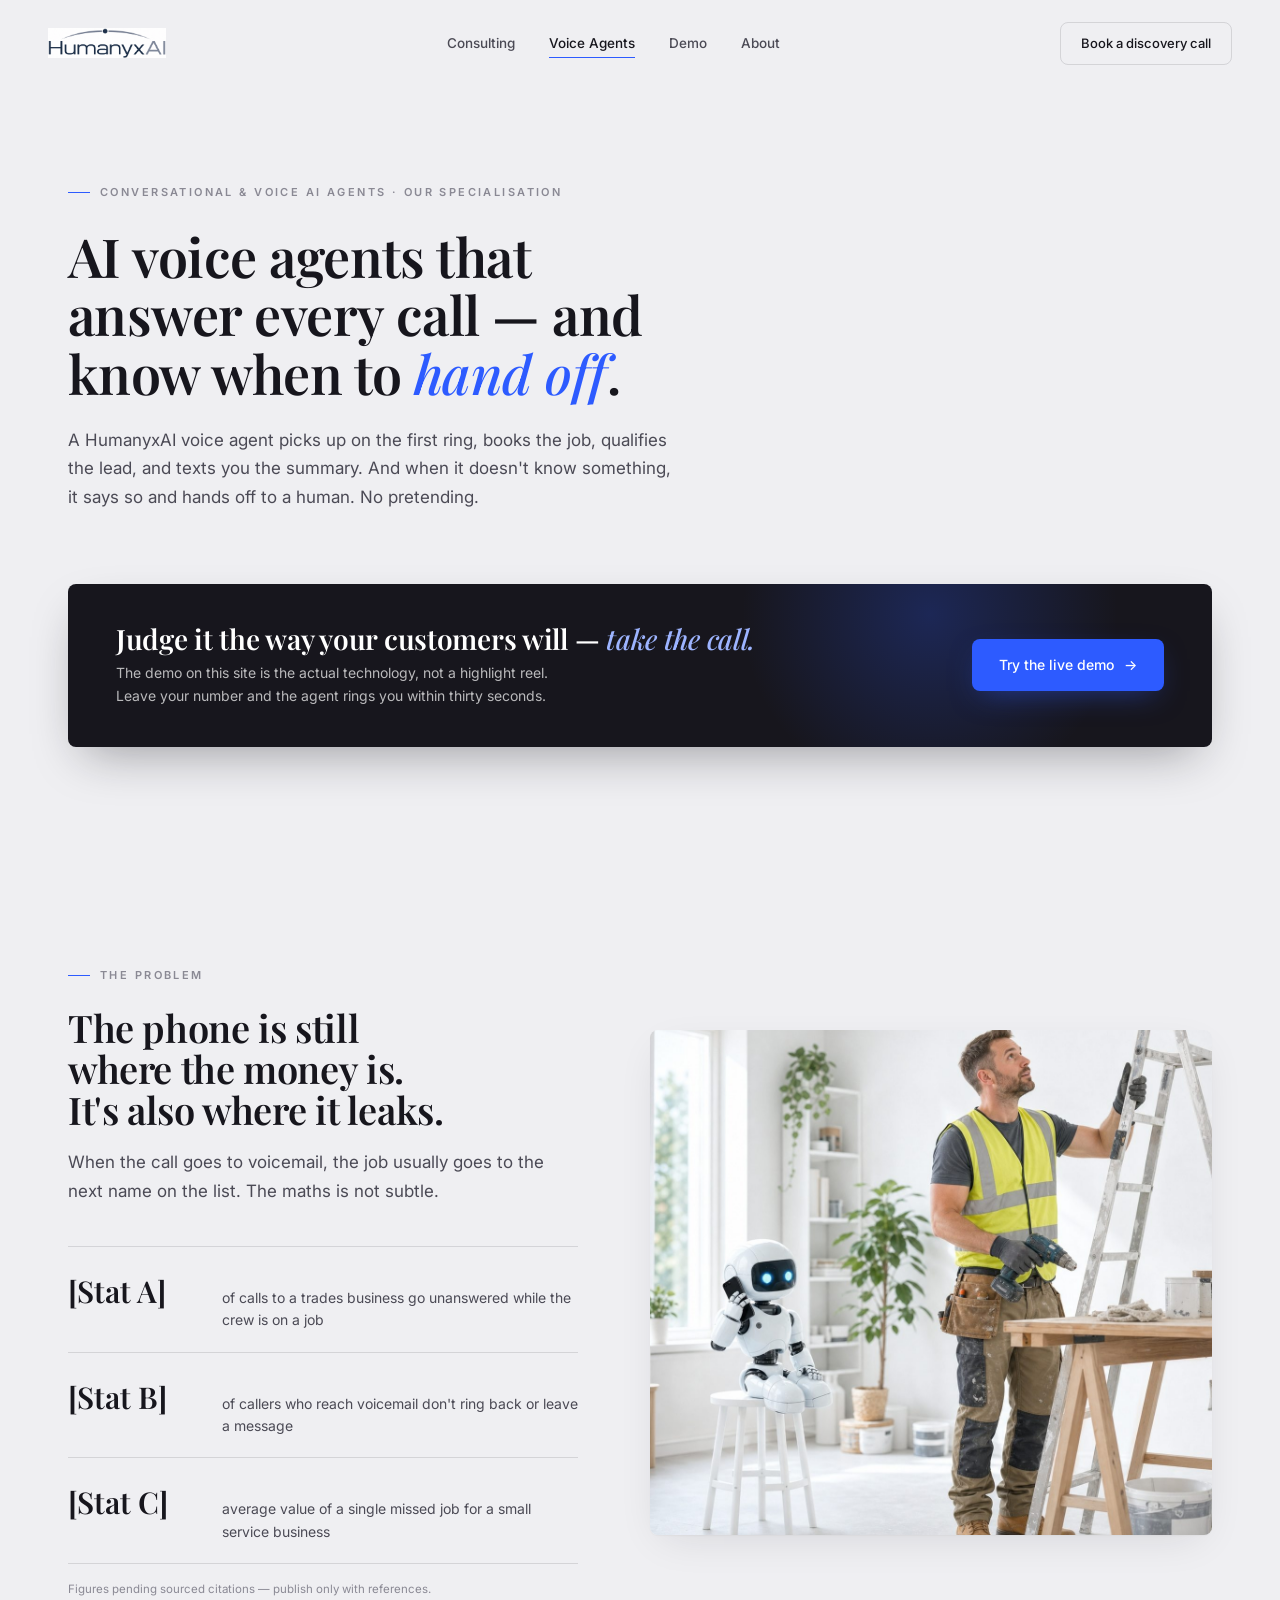
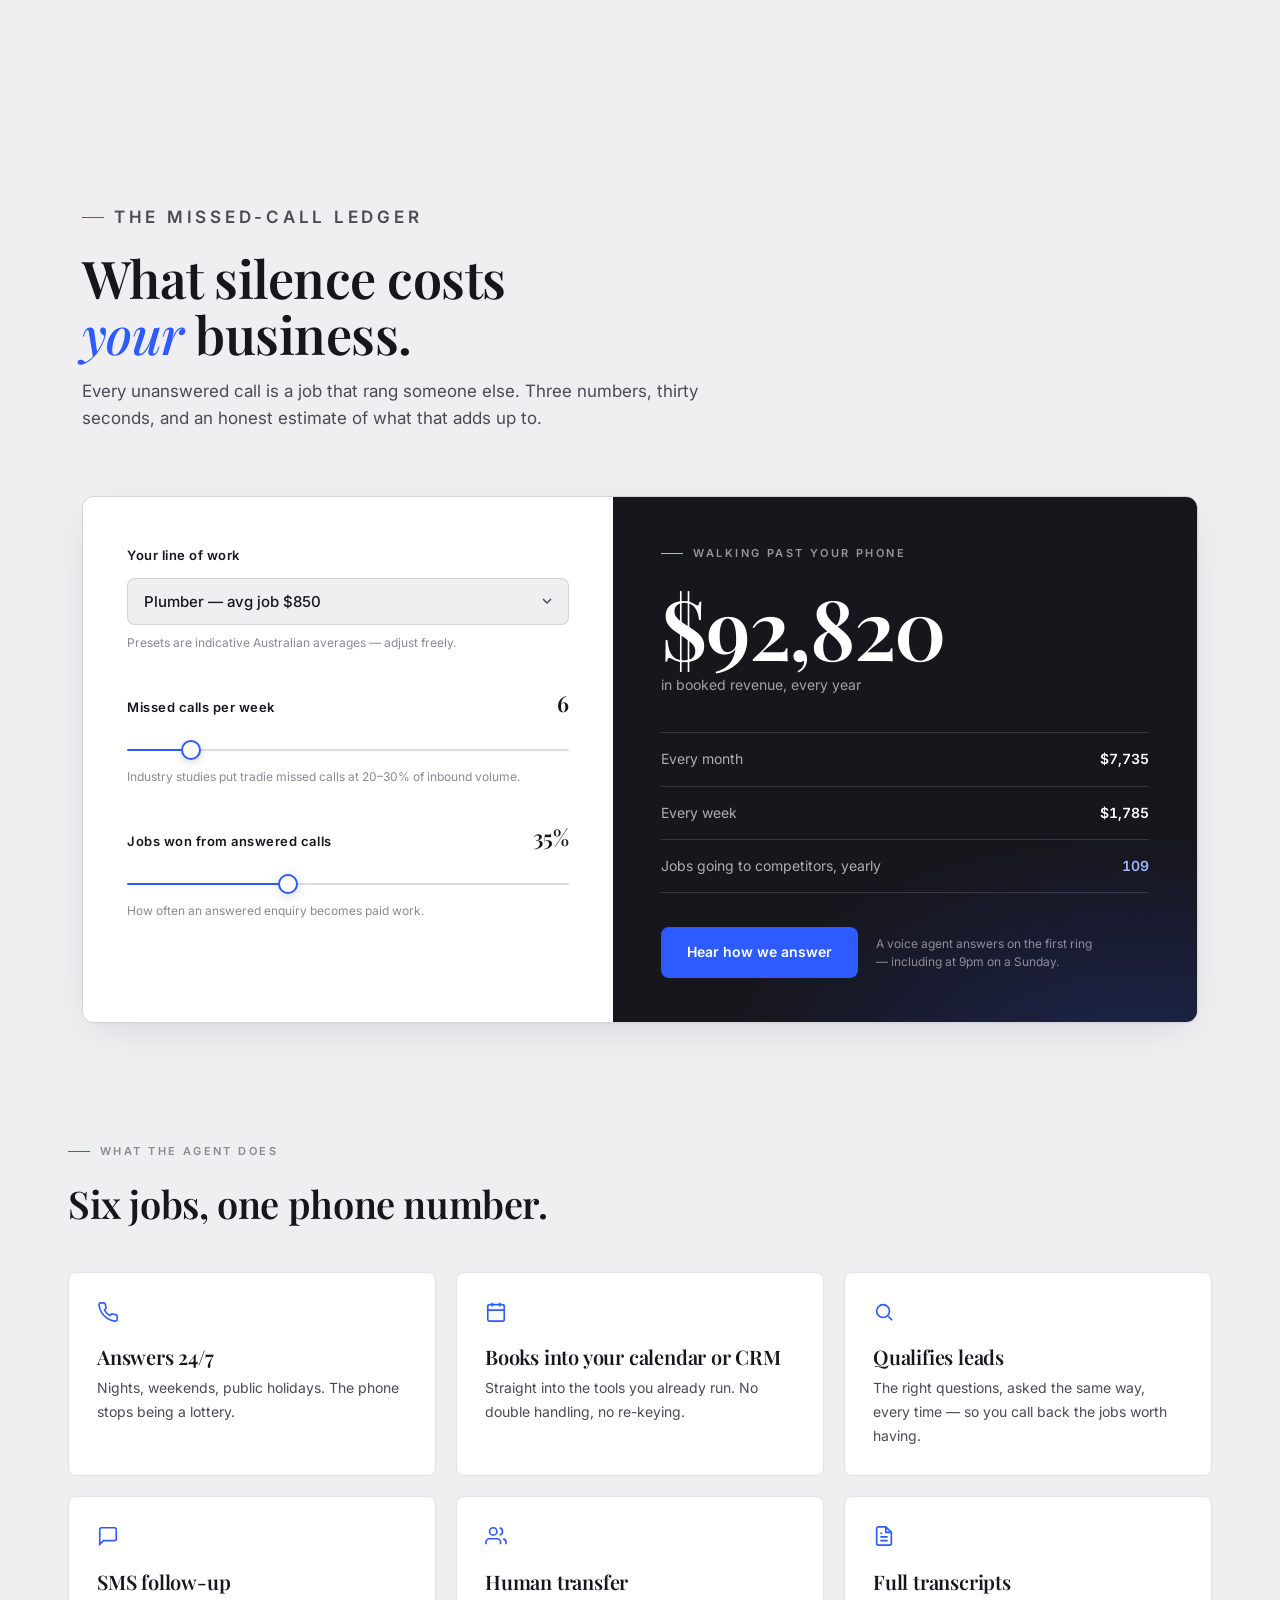
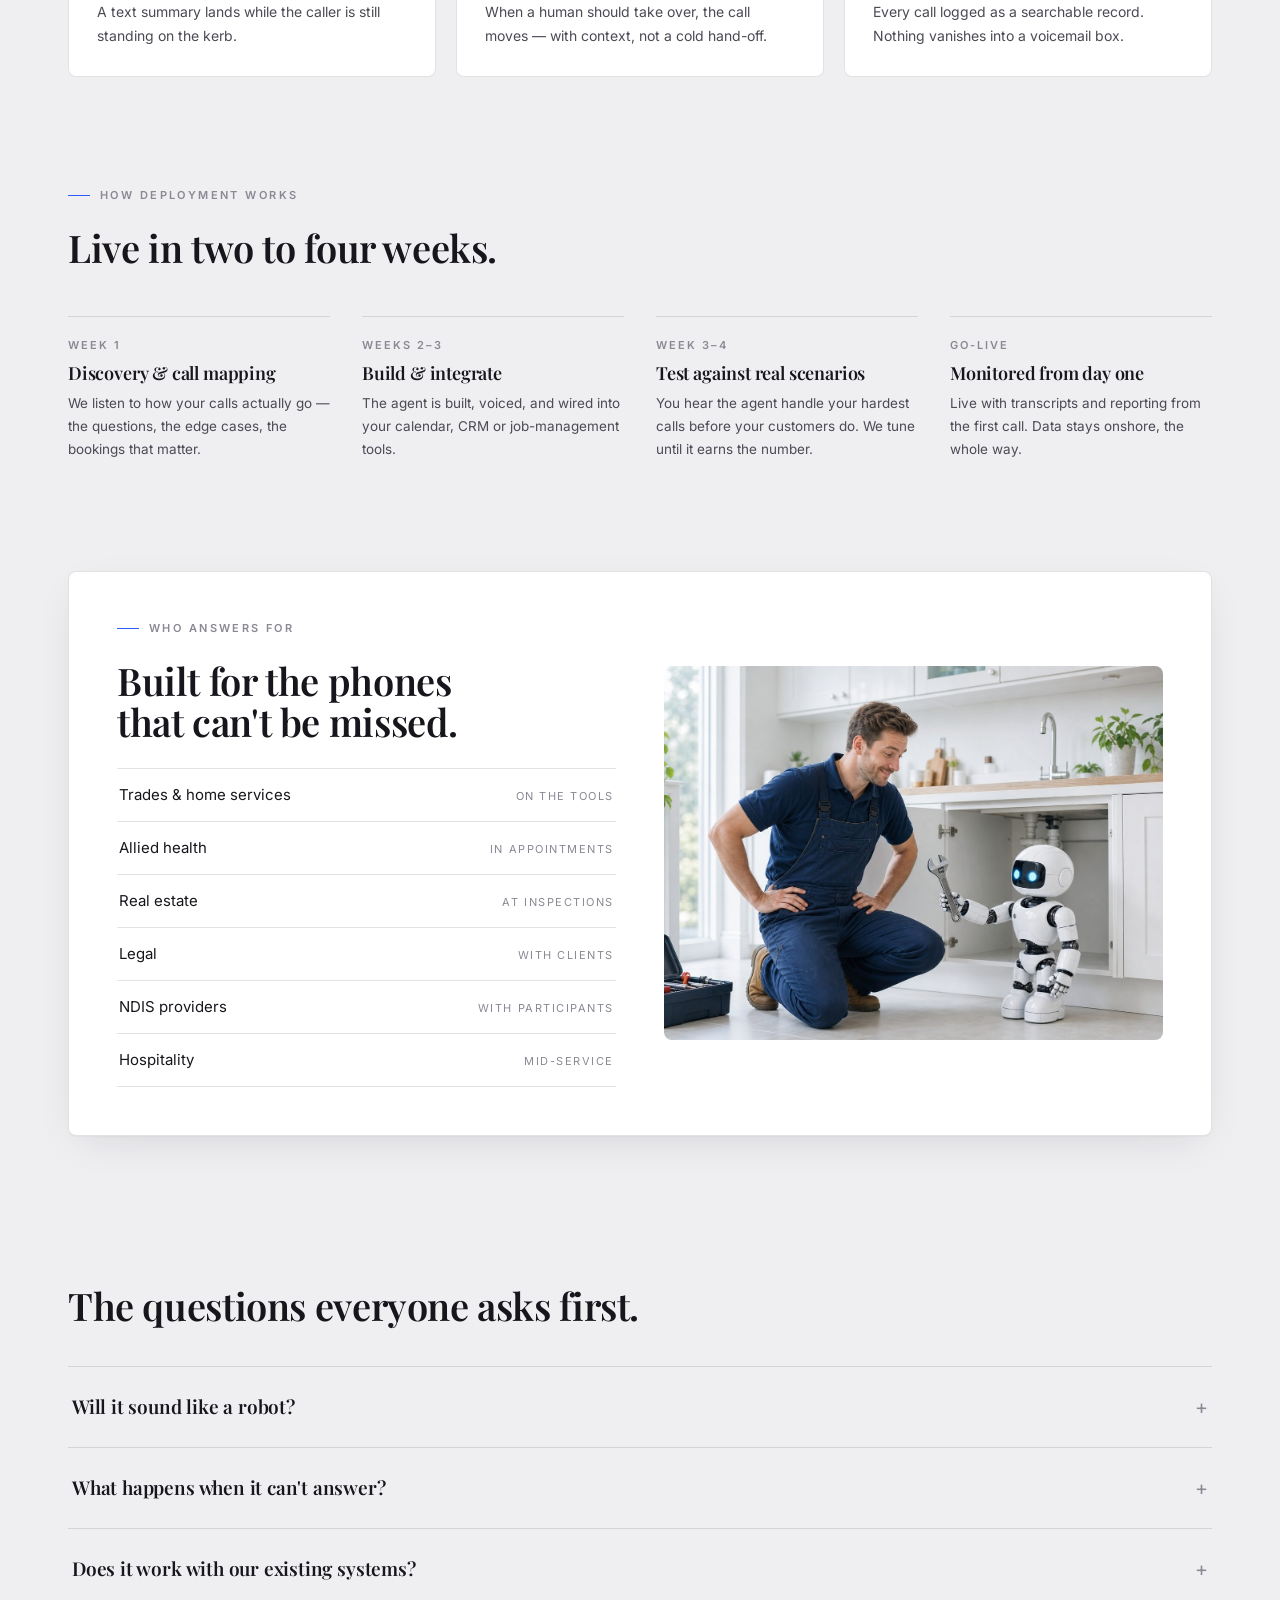
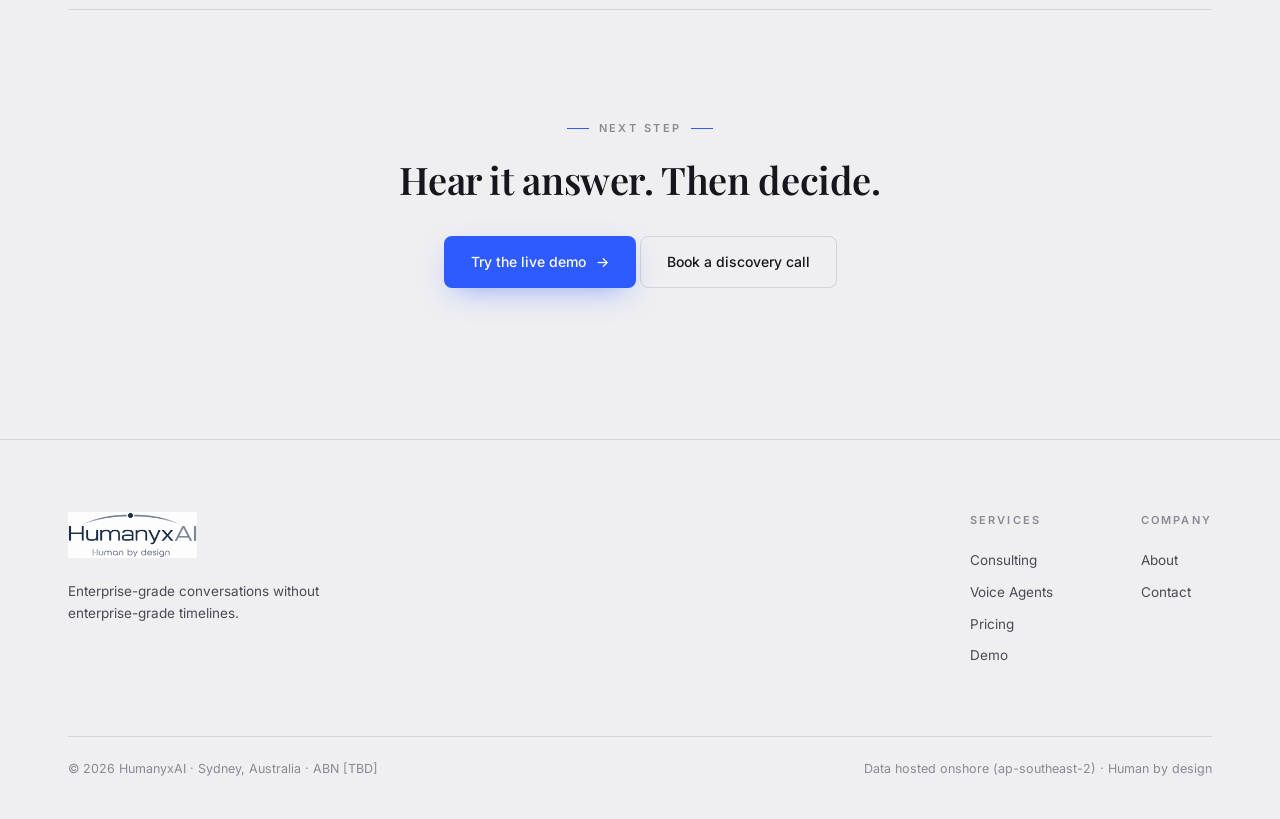
<file: voice-agents.html>
<!DOCTYPE html>
<html lang="en-AU">
<head>
<meta charset="UTF-8">
<meta name="viewport" content="width=device-width, initial-scale=1.0">
<title>AI Voice Agents — HumanyxAI</title>
<meta name="description" content="AI voice agents that answer every call, book the job, qualify the lead — and hand off honestly when they should. Live in two to four weeks, data onshore in Australia.">
<meta property="og:title" content="AI voice agents that answer every call — HumanyxAI">
<meta property="og:description" content="Answer every call, book the job, qualify the lead — and hand off honestly. Judge it the way your customers will: take the call.">
<meta property="og:type" content="website">
<meta property="og:url" content="https://humanyxai.com/voice-agents">
<meta property="og:image" content="https://humanyxai.com/assets/og-image.jpg">
<meta property="og:image:width" content="1200">
<meta property="og:image:height" content="630">
<meta property="og:image:alt" content="HumanyxAI — people collaborating with a friendly AI assistant around a boardroom table">
<meta name="twitter:card" content="summary_large_image">
<meta name="twitter:image" content="https://humanyxai.com/assets/og-image.jpg">
<script type="application/ld+json">
{
  "@context": "https://schema.org",
  "@graph": [
    {
      "@type": "Service",
      "name": "Conversational & Voice AI Agents",
      "provider": { "@id": "https://humanyxai.com/#org" },
      "areaServed": "Australia",
      "description": "Voice agents that answer every call, book into your calendar or CRM, qualify leads, send SMS follow-ups, transfer to humans, and produce full transcripts — with honest hand-off by design."
    },
    {
      "@type": "FAQPage",
      "mainEntity": [
        {
          "@type": "Question",
          "name": "Will it sound like a robot?",
          "acceptedAnswer": { "@type": "Answer", "text": "Judge for yourself — the demo on this site is the actual technology, not a highlight reel. Pick a voice, take the call." }
        },
        {
          "@type": "Question",
          "name": "What happens when it can't answer?",
          "acceptedAnswer": { "@type": "Answer", "text": "It says so, takes a detailed message, and flags a human callback. Honest hand-off is designed behaviour, not a failure mode." }
        },
        {
          "@type": "Question",
          "name": "Does it work with our existing systems?",
          "acceptedAnswer": { "@type": "Answer", "text": "If your calendar, CRM or job-management tool has an API, yes. That's what most of the two-to-four-week deployment is for." }
        }
      ]
    }
  ]
}
</script>
<link rel="preconnect" href="https://fonts.googleapis.com">
<link rel="preconnect" href="https://fonts.gstatic.com" crossorigin>
<link href="https://fonts.googleapis.com/css2?family=Playfair+Display:ital,wght@0,500;0,600;0,700;1,500;1,600&family=Inter:wght@400;500;600&display=swap" rel="stylesheet">
<link rel="stylesheet" href="styles.css">
<link rel="stylesheet" href="reveal.css">
<style>
  /* ---- demo CTA band ---- */
  .demo-band {
    background: var(--ink);
    color: #fff;
    border-radius: var(--radius);
    padding: 40px 48px;
    display: flex;
    justify-content: space-between;
    align-items: center;
    gap: 40px;
    flex-wrap: wrap;
    position: relative;
    overflow: hidden;
    isolation: isolate;
    box-shadow: 0 20px 50px -16px rgba(23,22,29,.4);
  }
  .demo-band::before {
    content: "";
    position: absolute;
    width: 380px; height: 380px;
    border-radius: 50%;
    background: radial-gradient(circle, rgba(45,91,255,.25), transparent 70%);
    top: -160px; right: 8%;
    z-index: -1;
  }
  .demo-band h3 { color: #fff; font-size: clamp(22px, 2.2vw, 28px); margin-bottom: 8px; }
  .demo-band h3 em { font-style: italic; font-weight: 500; color: var(--blue-tint); }
  .demo-band p { font-size: 14px; color: rgba(255,255,255,.7); max-width: 52ch; }

  /* ---- problem: missed-call maths ---- */
  .problem-split {
    display: grid;
    grid-template-columns: 1fr 1.1fr;
    gap: 72px;
    align-items: center;
  }
  .problem-split .p-media {
    border-radius: var(--radius);
    overflow: hidden;
    box-shadow: var(--shadow-soft);
  }
  .problem-split .p-media img { width: 100%; height: 100%; object-fit: cover; aspect-ratio: 4 / 3.6; }
  .missed-stats { display: flex; flex-direction: column; margin-top: 40px; border-top: 1px solid var(--line); }
  .missed-stat { display: flex; align-items: baseline; gap: 24px; padding: 20px 0; border-bottom: 1px solid var(--line); }
  .missed-stat .num { font-family: var(--serif); font-size: 30px; font-weight: 600; min-width: 130px; }
  .missed-stat .lbl { font-size: 14px; color: var(--ink-soft); line-height: 1.6; }
  .stats-note { margin-top: 16px; font-size: 11.5px; color: var(--ink-faint); }

  /* ---- capability grid ---- */
  .cap-grid {
    display: grid;
    grid-template-columns: repeat(3, 1fr);
    gap: 20px;
    margin-top: 48px;
  }
  .cap-card {
    background: var(--surface-card);
    border: 1px solid var(--line);
    border-radius: var(--radius);
    padding: 28px;
    transition: transform .35s cubic-bezier(.22,1,.36,1), box-shadow .35s;
  }
  .cap-card:hover { transform: translateY(-3px); box-shadow: var(--shadow-soft); }
  .cap-card .cap-icon { color: var(--blue); margin-bottom: 16px; display: block; }
  .cap-card h3 { font-size: 20px; margin-bottom: 8px; }
  .cap-card p { font-size: 14px; color: var(--ink-soft); line-height: 1.7; }

  /* ---- deployment ---- */
  .deploy-grid { display: grid; grid-template-columns: repeat(4, 1fr); gap: 32px; margin-top: 48px; }
  .deploy-step { border-top: 1px solid var(--line); padding-top: 20px; }
  .deploy-step .d-wk { font-size: 11px; font-weight: 600; letter-spacing: .18em; text-transform: uppercase; color: var(--ink-faint); }
  .deploy-step h3 { font-size: 18px; margin: 10px 0 8px; }
  .deploy-step p { font-size: 13.5px; color: var(--ink-soft); line-height: 1.7; }

  /* ---- industry strip ---- */
  .ind-panel {
    background: var(--surface-card);
    border: 1px solid var(--line);
    border-radius: var(--radius);
    padding: 48px;
    display: grid;
    grid-template-columns: 1fr 1fr;
    gap: 48px;
    align-items: center;
    box-shadow: var(--shadow-soft);
  }
  .ind-panel .ind-media { border-radius: var(--radius); overflow: hidden; }
  .ind-panel .ind-media img { width: 100%; object-fit: cover; aspect-ratio: 4 / 3; }
  .ind-list { margin-top: 26px; border-top: 1px solid var(--line); }
  .ind-list .ind { display: flex; justify-content: space-between; align-items: baseline; padding: 14px 2px; border-bottom: 1px solid var(--line); font-size: 15px; }
  .ind-list .ind .tag { font-size: 11px; letter-spacing: .14em; text-transform: uppercase; color: var(--ink-faint); }

  @media (max-width: 900px) {
    .problem-split { grid-template-columns: 1fr; gap: 36px; }
    .cap-grid { grid-template-columns: 1fr; }
    .deploy-grid { grid-template-columns: 1fr; gap: 24px; }
    .ind-panel { grid-template-columns: 1fr; padding: 28px; gap: 28px; }
    .demo-band { padding: 32px 26px; }
    .missed-stat .num { min-width: 96px; font-size: 24px; }
  }

  /* ---- The Ledger (LOCKED drop-in from review-assets/roi-ledger.html) ---- */
  .hx-ledger {
    --hx-ink: #17161d; --hx-ink-soft: #4b4a55; --hx-ink-faint: #8a8994;
    --hx-blue: #2d5bff; --hx-blue-deep: #1f44cc; --hx-blue-tint: #9db4ff;
    --hx-surface: #efeff2; --hx-surface-dim: #dcdce1; --hx-card: #ffffff;
    --hx-line: rgba(23,22,29,.12); --hx-radius: 8px;
    --hx-serif: "Playfair Display", Georgia, serif;
    --hx-sans: "Inter", -apple-system, "Segoe UI", sans-serif;
    --hx-shadow: 0 1px 2px rgba(23,22,29,.04), 0 12px 40px -12px rgba(23,22,29,.12);
    font-family: var(--hx-sans); color: var(--hx-ink);
    max-width: 1180px; margin: 0 auto; padding: 96px 32px 120px;
    -webkit-font-smoothing: antialiased;
  }
  .hx-ledger *, .hx-ledger *::before, .hx-ledger *::after { box-sizing: border-box; margin: 0; padding: 0; }

  .hx-ledger-head { max-width: 620px; margin-bottom: 64px; }
  .hx-ledger-eyebrow {
    font-size: 11px; font-weight: 600; letter-spacing: .22em; text-transform: uppercase;
    color: var(--hx-ink-faint); display: flex; align-items: center; gap: 10px;
  }
  .hx-ledger-eyebrow::before { content: ""; width: 22px; height: 1px; background: var(--hx-blue); }
  .hx-ledger-head h2 {
    font-family: var(--hx-serif); font-weight: 600; line-height: 1.08; letter-spacing: -0.01em;
    font-size: clamp(34px, 4.4vw, 52px); margin: 18px 0 16px;
  }
  .hx-ledger-head h2 em { font-style: italic; font-weight: 500; color: var(--hx-blue); }
  .hx-ledger-head p { color: var(--hx-ink-soft); font-size: 17px; line-height: 1.6; }

  .hx-ledger-grid {
    display: grid; grid-template-columns: 1fr 1.1fr;
    border: 1px solid var(--hx-line); border-radius: calc(var(--hx-radius) + 4px);
    overflow: hidden; box-shadow: var(--hx-shadow);
  }

  /* left: inputs */
  .hx-ledger-inputs { background: var(--hx-card); padding: 48px 44px; }
  .hx-f-group { margin-bottom: 34px; }
  .hx-f-group:last-child { margin-bottom: 0; }
  .hx-f-label { display: flex; justify-content: space-between; align-items: baseline;
    font-size: 13px; font-weight: 600; letter-spacing: .04em; margin-bottom: 12px; }
  .hx-f-label output { font-family: var(--hx-serif); font-size: 22px; font-weight: 600; letter-spacing: 0; }
  .hx-f-hint { font-size: 12px; color: var(--hx-ink-faint); margin-top: 8px; }

  .hx-trade-select {
    width: 100%; appearance: none; padding: 13px 40px 13px 16px;
    border: 1px solid var(--hx-line); border-radius: var(--hx-radius);
    font: 500 15px var(--hx-sans); color: var(--hx-ink);
    background: url("data:image/svg+xml,%3Csvg xmlns='http://www.w3.org/2000/svg' width='10' height='6'%3E%3Cpath d='M1 1l4 4 4-4' stroke='%234b4a55' fill='none' stroke-width='1.5'/%3E%3C/svg%3E") no-repeat right 16px center, var(--hx-surface);
    cursor: pointer;
  }
  .hx-trade-select:focus { outline: 2px solid var(--hx-blue); outline-offset: 2px; }

  .hx-ledger input[type="range"] {
    width: 100%; appearance: none; height: 2px; border-radius: 2px;
    background: linear-gradient(to right, var(--hx-blue) var(--fill, 50%), var(--hx-surface-dim) var(--fill, 50%));
    cursor: pointer;
  }
  .hx-ledger input[type="range"]::-webkit-slider-thumb {
    appearance: none; width: 20px; height: 20px; border-radius: 50%;
    background: #fff; border: 2px solid var(--hx-blue);
    box-shadow: 0 2px 8px rgba(23,22,29,.18); transition: transform .15s;
  }
  .hx-ledger input[type="range"]::-webkit-slider-thumb:hover { transform: scale(1.15); }
  .hx-ledger input[type="range"]::-moz-range-thumb {
    width: 20px; height: 20px; border-radius: 50%;
    background: #fff; border: 2px solid var(--hx-blue); box-shadow: 0 2px 8px rgba(23,22,29,.18);
  }
  .hx-ledger input[type="range"]:focus-visible { outline: 2px solid var(--hx-blue); outline-offset: 6px; }

  /* right: ink result panel */
  .hx-ledger-result {
    background: var(--hx-ink); color: #fff; padding: 48px 48px 44px;
    display: flex; flex-direction: column; position: relative; overflow: hidden;
  }
  .hx-ledger-result::before {
    content: ""; position: absolute; inset: 0;
    background: radial-gradient(700px 400px at 90% 110%, rgba(45,91,255,.22), transparent 60%);
    pointer-events: none;
  }
  .hx-r-eyebrow {
    font-size: 11px; font-weight: 600; letter-spacing: .22em; text-transform: uppercase;
    color: rgba(255,255,255,.55); display: flex; align-items: center; gap: 10px; position: relative;
  }
  .hx-r-eyebrow::before { content: ""; width: 22px; height: 1px; background: var(--hx-blue-tint); }
  .hx-r-number {
    font-family: var(--hx-serif); font-weight: 600; font-size: clamp(56px, 6.5vw, 88px);
    line-height: 1; margin: 22px 0 6px; letter-spacing: -0.02em;
    font-variant-numeric: tabular-nums; transition: opacity .18s; position: relative;
  }
  .hx-r-number.hx-tick { opacity: .55; }
  .hx-r-per { color: rgba(255,255,255,.6); font-size: 14px; margin-bottom: 36px; position: relative; }
  .hx-r-lines { border-top: 1px solid rgba(255,255,255,.14); position: relative; }
  .hx-r-line { display: flex; justify-content: space-between; align-items: baseline; gap: 16px;
    padding: 15px 0; border-bottom: 1px solid rgba(255,255,255,.14); font-size: 14px; }
  .hx-r-line span:first-child { color: rgba(255,255,255,.65); }
  .hx-r-line span:last-child { font-weight: 600; font-variant-numeric: tabular-nums; white-space: nowrap; }
  .hx-r-line.hx-accent span:last-child { color: var(--hx-blue-tint); }
  .hx-r-cta { margin-top: auto; padding-top: 34px; display: flex; align-items: center; gap: 18px; flex-wrap: wrap; position: relative; }
  .hx-r-cta .hx-btn {
    background: var(--hx-blue); color: #fff; padding: 14px 26px; border-radius: var(--hx-radius);
    font-weight: 600; font-size: 14px; text-decoration: none; transition: background .2s; display: inline-block;
  }
  .hx-r-cta .hx-btn:hover { background: var(--hx-blue-deep); }
  .hx-r-cta small { color: rgba(255,255,255,.5); font-size: 12px; max-width: 220px; line-height: 1.5; }

  @media (max-width: 900px) { .hx-ledger-grid { grid-template-columns: 1fr; } }

  @media (prefers-reduced-motion: reduce) {
    .hx-r-number, .hx-ledger input[type="range"]::-webkit-slider-thumb,
    .hx-r-cta .hx-btn { transition: none !important; }
  }
</style>
</head>
<body>
<a class="skip-link" href="#main">Skip to content</a>

<nav class="site-nav rise rise-1" aria-label="Primary">
  <a href="index.html" class="nav-logo"><img src="assets/logo-nav.png" alt="HumanyxAI"></a>
  <div class="nav-links" id="nav-links">
    <a href="consulting.html">Consulting</a>
    <a href="voice-agents.html" aria-current="page">Voice Agents</a>
    <a href="demo.html">Demo</a>
    <a href="about.html">About</a>
  </div>
  <a href="contact.html" class="nav-cta">Book a discovery call</a>
  <button class="nav-toggle" aria-label="Menu" aria-expanded="false" aria-controls="nav-links">
    <svg width="18" height="14" viewBox="0 0 18 14" fill="none" stroke="currentColor" stroke-width="1.6"><path d="M1 1h16M1 7h16M1 13h16"/></svg>
  </button>
</nav>

<main id="main">
  <!-- page hero -->
  <section class="section page-hero">
    <div class="wrap">
      <p class="eyebrow rise rise-2">Conversational &amp; Voice AI Agents · Our specialisation</p>
      <h1 class="rise rise-3">AI voice agents that answer every call — and know when to <em>hand off</em>.</h1>
      <p class="lede rise rise-4">A HumanyxAI voice agent picks up on the first ring, books the job, qualifies the lead, and texts you the summary. And when it doesn't know something, it says so and hands off to a human. No pretending.</p>
    </div>
  </section>

  <!-- demo CTA band -->
  <section class="section section-flush">
    <div class="wrap">
      <div class="demo-band" data-reveal>
        <div>
          <h3>Judge it the way your customers will — <em>take the call.</em></h3>
          <p>The demo on this site is the actual technology, not a highlight reel. Leave your number and the agent rings you within thirty seconds.</p>
        </div>
        <a href="demo.html" class="btn btn-primary">Try the live demo <span class="arrow">→</span></a>
      </div>
    </div>
  </section>

  <!-- problem: missed-call maths -->
  <section class="section">
    <div class="wrap">
      <div class="problem-split">
        <div>
          <p class="eyebrow" data-reveal>The problem</p>
          <h2 data-reveal>The phone is still where the money is. It's also where it leaks.</h2>
          <p class="lede" data-reveal>When the call goes to voicemail, the job usually goes to the next name on the list. The maths is not subtle.</p>
          <div class="missed-stats" data-reveal-group>
            <!-- PLACEHOLDER STATS — cited figures required before launch (open decision #7) -->
            <div class="missed-stat">
              <span class="num">[Stat A]</span>
              <span class="lbl">of calls to a trades business go unanswered while the crew is on a job</span>
            </div>
            <div class="missed-stat">
              <span class="num">[Stat B]</span>
              <span class="lbl">of callers who reach voicemail don't ring back or leave a message</span>
            </div>
            <div class="missed-stat">
              <span class="num">[Stat C]</span>
              <span class="lbl">average value of a single missed job for a small service business</span>
            </div>
          </div>
          <p class="stats-note">Figures pending sourced citations — publish only with references.</p>
        </div>
        <figure class="p-media" data-reveal>
          <img loading="lazy" src="assets/tradie-reno.jpg" alt="A tradie up a ladder with a drill while the HumanyxAI agent takes the phone call he would have missed">
        </figure>
      </div>
    </div>
  </section>

  <!-- the Ledger: missed-call ROI calculator (LOCKED drop-in) -->
  <section class="hx-ledger" aria-label="Missed call cost estimator">
    <div class="hx-ledger-head">
      <p class="hx-ledger-eyebrow" data-reveal>The missed-call ledger</p>
      <h2 data-reveal>What silence costs <em>your</em> business.</h2>
      <p data-reveal>Every unanswered call is a job that rang someone else. Three numbers, thirty seconds, and an honest estimate of what that adds up to.</p>
    </div>

    <div class="hx-ledger-grid" data-reveal>
      <div class="hx-ledger-inputs">
        <div class="hx-f-group">
          <div class="hx-f-label"><label for="hxTrade">Your line of work</label></div>
          <select id="hxTrade" class="hx-trade-select">
            <option value="850">Plumber — avg job $850</option>
            <option value="1200">Electrician — avg job $1,200</option>
            <option value="9500">Builder / Renovation — avg job $9,500</option>
            <option value="450">Pest control — avg job $450</option>
            <option value="2200">Landscaping — avg job $2,200</option>
            <option value="0">Custom — set your own job value</option>
          </select>
          <p class="hx-f-hint">Presets are indicative Australian averages — adjust freely.</p>
        </div>
        <div class="hx-f-group" id="hxJobValueGroup" hidden>
          <div class="hx-f-label"><label for="hxJobValue">Average job value</label><output id="hxJobValueOut">$1,500</output></div>
          <input type="range" id="hxJobValue" min="100" max="20000" step="50" value="1500">
        </div>
        <div class="hx-f-group">
          <div class="hx-f-label"><label for="hxMissed">Missed calls per week</label><output id="hxMissedOut">6</output></div>
          <input type="range" id="hxMissed" min="1" max="40" value="6">
          <p class="hx-f-hint">Industry studies put tradie missed calls at 20–30% of inbound volume.</p>
        </div>
        <div class="hx-f-group">
          <div class="hx-f-label"><label for="hxClose">Jobs won from answered calls</label><output id="hxCloseOut">35%</output></div>
          <input type="range" id="hxClose" min="10" max="80" value="35">
          <p class="hx-f-hint">How often an answered enquiry becomes paid work.</p>
        </div>
      </div>

      <div class="hx-ledger-result">
        <p class="hx-r-eyebrow">Walking past your phone</p>
        <div class="hx-r-number" id="hxYearly" aria-live="polite">$0</div>
        <p class="hx-r-per">in booked revenue, every year</p>
        <div class="hx-r-lines">
          <div class="hx-r-line"><span>Every month</span><span id="hxMonthly">$0</span></div>
          <div class="hx-r-line"><span>Every week</span><span id="hxWeekly">$0</span></div>
          <div class="hx-r-line hx-accent"><span>Jobs going to competitors, yearly</span><span id="hxJobs">0</span></div>
        </div>
        <div class="hx-r-cta">
          <a class="hx-btn" href="demo.html">Hear how we answer</a>
          <small>A voice agent answers on the first ring — including at 9pm on a Sunday.</small>
        </div>
      </div>
    </div>
  </section>

  <!-- capability grid -->
  <section class="section section-flush">
    <div class="wrap">
      <p class="eyebrow" data-reveal>What the agent does</p>
      <h2 data-reveal>Six jobs, one phone number.</h2>
      <div class="cap-grid" data-reveal-group>
        <div class="cap-card">
          <span class="cap-icon"><svg width="22" height="22" viewBox="0 0 24 24" fill="none" stroke="currentColor" stroke-width="1.8"><path d="M22 16.9v3a2 2 0 0 1-2.2 2 19.8 19.8 0 0 1-8.6-3 19.5 19.5 0 0 1-6-6 19.8 19.8 0 0 1-3-8.7A2 2 0 0 1 4.1 2h3a2 2 0 0 1 2 1.7c.1 1 .4 2 .7 2.8a2 2 0 0 1-.4 2.1L8.1 9.9a16 16 0 0 0 6 6l1.3-1.3a2 2 0 0 1 2.1-.4c.9.3 1.9.6 2.8.7a2 2 0 0 1 1.7 2z"/></svg></span>
          <h3>Answers 24/7</h3>
          <p>Nights, weekends, public holidays. The phone stops being a lottery.</p>
        </div>
        <div class="cap-card">
          <span class="cap-icon"><svg width="22" height="22" viewBox="0 0 24 24" fill="none" stroke="currentColor" stroke-width="1.8"><rect x="3" y="4" width="18" height="18" rx="2"/><path d="M16 2v4M8 2v4M3 10h18"/></svg></span>
          <h3>Books into your calendar or CRM</h3>
          <p>Straight into the tools you already run. No double handling, no re-keying.</p>
        </div>
        <div class="cap-card">
          <span class="cap-icon"><svg width="22" height="22" viewBox="0 0 24 24" fill="none" stroke="currentColor" stroke-width="1.8"><circle cx="11" cy="11" r="7"/><path d="M21 21l-4.3-4.3"/></svg></span>
          <h3>Qualifies leads</h3>
          <p>The right questions, asked the same way, every time — so you call back the jobs worth having.</p>
        </div>
        <div class="cap-card">
          <span class="cap-icon"><svg width="22" height="22" viewBox="0 0 24 24" fill="none" stroke="currentColor" stroke-width="1.8"><path d="M21 15a2 2 0 0 1-2 2H7l-4 4V5a2 2 0 0 1 2-2h14a2 2 0 0 1 2 2z"/></svg></span>
          <h3>SMS follow-up</h3>
          <p>A text summary lands while the caller is still standing on the kerb.</p>
        </div>
        <div class="cap-card">
          <span class="cap-icon"><svg width="22" height="22" viewBox="0 0 24 24" fill="none" stroke="currentColor" stroke-width="1.8"><path d="M17 21v-2a4 4 0 0 0-4-4H5a4 4 0 0 0-4 4v2"/><circle cx="9" cy="7" r="4"/><path d="M23 21v-2a4 4 0 0 0-3-3.9M16 3.1a4 4 0 0 1 0 7.8"/></svg></span>
          <h3>Human transfer</h3>
          <p>When a human should take over, the call moves — with context, not a cold hand-off.</p>
        </div>
        <div class="cap-card">
          <span class="cap-icon"><svg width="22" height="22" viewBox="0 0 24 24" fill="none" stroke="currentColor" stroke-width="1.8"><path d="M14 2H6a2 2 0 0 0-2 2v16a2 2 0 0 0 2 2h12a2 2 0 0 0 2-2V8z"/><path d="M14 2v6h6M16 13H8M16 17H8M10 9H8"/></svg></span>
          <h3>Full transcripts</h3>
          <p>Every call logged as a searchable record. Nothing vanishes into a voicemail box.</p>
        </div>
      </div>
    </div>
  </section>

  <!-- how deployment works -->
  <section class="section section-flush">
    <div class="wrap">
      <p class="eyebrow" data-reveal>How deployment works</p>
      <h2 data-reveal>Live in two to four weeks.</h2>
      <div class="deploy-grid" data-reveal-group>
        <div class="deploy-step">
          <div class="d-wk">Week 1</div>
          <h3>Discovery &amp; call mapping</h3>
          <p>We listen to how your calls actually go — the questions, the edge cases, the bookings that matter.</p>
        </div>
        <div class="deploy-step">
          <div class="d-wk">Weeks 2–3</div>
          <h3>Build &amp; integrate</h3>
          <p>The agent is built, voiced, and wired into your calendar, CRM or job-management tools.</p>
        </div>
        <div class="deploy-step">
          <div class="d-wk">Week 3–4</div>
          <h3>Test against real scenarios</h3>
          <p>You hear the agent handle your hardest calls before your customers do. We tune until it earns the number.</p>
        </div>
        <div class="deploy-step">
          <div class="d-wk">Go-live</div>
          <h3>Monitored from day one</h3>
          <p>Live with transcripts and reporting from the first call. Data stays onshore, the whole way.</p>
        </div>
      </div>
    </div>
  </section>

  <!-- industry strip -->
  <section class="section section-flush">
    <div class="wrap">
      <div class="ind-panel" data-reveal>
        <div>
          <p class="eyebrow">Who answers for</p>
          <h2>Built for the phones that can't be missed.</h2>
          <div class="ind-list">
            <div class="ind"><span>Trades &amp; home services</span><span class="tag">On the tools</span></div>
            <div class="ind"><span>Allied health</span><span class="tag">In appointments</span></div>
            <div class="ind"><span>Real estate</span><span class="tag">At inspections</span></div>
            <div class="ind"><span>Legal</span><span class="tag">With clients</span></div>
            <div class="ind"><span>NDIS providers</span><span class="tag">With participants</span></div>
            <div class="ind"><span>Hospitality</span><span class="tag">Mid-service</span></div>
          </div>
        </div>
        <figure class="ind-media">
          <img loading="lazy" src="assets/tradie-kitchen.jpg" alt="A plumber under a kitchen sink while the HumanyxAI agent hands over the tools — the phone answered while the work continues">
        </figure>
      </div>
    </div>
  </section>

  <!-- mini FAQ -->
  <section class="section section-flush">
    <div class="wrap">
      <p class="eyebrow" data-reveal>FAQ</p>
      <h2 data-reveal>The questions everyone asks first.</h2>
      <div class="faq-list" data-reveal-group>
        <details class="faq-item">
          <summary>Will it sound like a robot?<span class="fq-icon">+</span></summary>
          <div class="faq-a">Judge for yourself — the demo on this site is the actual technology, not a highlight reel. Pick a voice, take the call.</div>
        </details>
        <details class="faq-item">
          <summary>What happens when it can't answer?<span class="fq-icon">+</span></summary>
          <div class="faq-a">It says so, takes a detailed message, and flags a human callback. Honest hand-off is designed behaviour, not a failure mode.</div>
        </details>
        <details class="faq-item">
          <summary>Does it work with our existing systems?<span class="fq-icon">+</span></summary>
          <div class="faq-a">If your calendar, CRM or job-management tool has an API, yes. That's what most of the two-to-four-week deployment is for.</div>
        </details>
      </div>
    </div>
  </section>

  <!-- final CTA -->
  <section class="section section-flush cta-center">
    <div class="wrap">
      <p class="eyebrow" data-reveal>Next step</p>
      <h2 data-reveal>Hear it answer. Then decide.</h2>
      <div class="cta-row">
        <a href="demo.html" class="btn btn-primary">Try the live demo <span class="arrow">→</span></a>
        <a href="contact.html" class="btn btn-ghost">Book a discovery call</a>
      </div>
    </div>
  </section>
</main>

<footer class="site-footer">
  <div class="wrap">
    <div class="foot-grid">
      <div class="foot-brand">
        <a href="index.html"><img src="assets/logo-full.png" alt="HumanyxAI — Human by design" loading="lazy"></a>
        <p class="foot-tag">Enterprise-grade conversations without enterprise-grade timelines.</p>
      </div>
      <div class="foot-cols" data-reveal-group>
        <div class="foot-col">
          <h4>Services</h4>
          <a href="consulting.html">Consulting</a>
          <a href="voice-agents.html">Voice Agents</a>
          <a href="pricing.html">Pricing</a>
          <a href="demo.html">Demo</a>
        </div>
        <div class="foot-col">
          <h4>Company</h4>
          <a href="about.html">About</a>
          <a href="contact.html">Contact</a>
        </div>
      </div>
    </div>
    <div class="foot-base">
      <span>© 2026 HumanyxAI · Sydney, Australia · ABN [TBD]</span>
      <span>Data hosted onshore (ap-southeast-2) · Human by design</span>
    </div>
  </div>
</footer>

<div class="mobile-cta"><a class="btn btn-primary" href="contact.html">Book a discovery call</a></div>

<script src="site.js"></script>
<script src="reveal.js" defer></script>
<script>
/* The Ledger — missed-call ROI calculator (LOCKED drop-in) */
(function () {
  const $ = id => document.getElementById(id);
  const fmt = n => '$' + Math.round(n).toLocaleString('en-AU');
  const state = { job: 850, missed: 6, close: 35 };
  const reduceMotion = window.matchMedia('(prefers-reduced-motion: reduce)').matches;

  function paint(el, min, max) {
    el.style.setProperty('--fill', ((el.value - min) / (max - min) * 100) + '%');
  }
  function calc() {
    const yearly = state.job * state.missed * (state.close / 100) * 52;
    const n = $('hxYearly');
    if (!reduceMotion) {
      n.classList.add('hx-tick');
      setTimeout(() => n.classList.remove('hx-tick'), 120);
    }
    n.textContent = fmt(yearly);
    $('hxMonthly').textContent = fmt(yearly / 12);
    $('hxWeekly').textContent = fmt(yearly / 52);
    $('hxJobs').textContent = Math.round(state.missed * (state.close / 100) * 52).toLocaleString('en-AU');
  }
  function bind(el, min, max, fn) {
    el.addEventListener('input', () => { paint(el, min, max); fn(+el.value); calc(); });
    paint(el, min, max);
  }
  $('hxTrade').addEventListener('change', e => {
    const v = +e.target.value;
    $('hxJobValueGroup').hidden = v !== 0;
    state.job = v > 0 ? v : +$('hxJobValue').value;
    calc();
  });
  bind($('hxJobValue'), 100, 20000, v => { state.job = v; $('hxJobValueOut').textContent = fmt(v); });
  bind($('hxMissed'), 1, 40, v => { state.missed = v; $('hxMissedOut').textContent = v; });
  bind($('hxClose'), 10, 80, v => { state.close = v; $('hxCloseOut').textContent = v + '%'; });
  calc();
})();
</script>
</body>
</html>
</file>
<file: styles.css>
/* ============================================================
   HumanyxAI — shared design tokens & base
   Scandi-editorial · Surface #efeff2 (locked grey) · Ink · Strategic Blue #2d5bff
   ============================================================ */

:root {
  --surface: #efeff2;
  --surface-dim: #dcdce1;
  --surface-card: #ffffff;
  --ink: #17161d;
  --ink-soft: #4b4a55;
  --ink-faint: #8a8994;
  --blue: #2d5bff;
  --blue-deep: #1f44cc;
  --blue-tint: #9db4ff;
  --success: #22c55e;
  --line: rgba(23, 22, 29, 0.12);
  --radius: 8px;
  --serif: "Playfair Display", Georgia, serif;
  --sans: "Inter", -apple-system, "Segoe UI", sans-serif;
  --shadow-soft: 0 1px 2px rgba(23,22,29,.04), 0 12px 40px -12px rgba(23,22,29,.12);
}

* { margin: 0; padding: 0; box-sizing: border-box; }

html { scroll-behavior: smooth; }

body {
  background: var(--surface);
  color: var(--ink);
  font-family: var(--sans);
  font-size: 16px;
  line-height: 1.6;
  -webkit-font-smoothing: antialiased;
  text-rendering: optimizeLegibility;
}

::selection { background: var(--blue); color: #fff; }

h1, h2, h3 { font-family: var(--serif); font-weight: 600; line-height: 1.08; letter-spacing: -0.01em; }

a { color: inherit; text-decoration: none; }

img, video { display: block; max-width: 100%; }

/* visible focus for keyboard users */
:focus-visible { outline: 2px solid var(--blue); outline-offset: 2px; border-radius: 2px; }

/* ---------- type helpers ---------- */
.eyebrow {
  font-family: var(--sans);
  font-size: 11px;
  font-weight: 600;
  letter-spacing: 0.22em;
  text-transform: uppercase;
  color: var(--ink-faint);
  display: flex;
  align-items: center;
  gap: 10px;
}
.eyebrow::before {
  content: "";
  width: 22px; height: 1px;
  background: var(--blue);
  display: inline-block;
}

.lede {
  font-size: 17px;
  line-height: 1.7;
  color: var(--ink-soft);
  max-width: 46ch;
}

/* ---------- buttons ---------- */
.btn {
  display: inline-flex;
  align-items: center;
  gap: 10px;
  font-family: var(--sans);
  font-size: 14px;
  font-weight: 500;
  padding: 14px 26px;
  border-radius: var(--radius);
  border: 1px solid transparent;
  cursor: pointer;
  transition: transform .35s cubic-bezier(.22,1,.36,1), box-shadow .35s, background .25s, border-color .25s, color .25s;
  will-change: transform;
}
.btn-primary {
  background: var(--blue);
  color: #fff;
  box-shadow: 0 10px 30px -10px rgba(45,91,255,.5);
}
.btn-primary:hover { background: var(--blue-deep); transform: translateY(-2px); box-shadow: 0 16px 36px -10px rgba(45,91,255,.55); }
.btn-ghost {
  background: transparent;
  color: var(--ink);
  border-color: var(--line);
}
.btn-ghost:hover { border-color: var(--ink); transform: translateY(-2px); }
.btn .arrow { transition: transform .3s cubic-bezier(.22,1,.36,1); }
.btn:hover .arrow { transform: translateX(4px); }

/* ---------- page scaffolding ---------- */
.wrap { max-width: 1240px; margin: 0 auto; padding: 0 48px; }
.section { padding: 110px 0; }
.section h2 { font-size: clamp(28px, 3vw, 38px); margin: 22px 0 18px; }
[id] { scroll-margin-top: 88px; }

@media (max-width: 900px) {
  .wrap { padding: 0 24px; }
  .section { padding: 72px 0; }
}

/* ---------- entrance motion ---------- */
@keyframes riseIn {
  from { opacity: 0; transform: translateY(26px); }
  to   { opacity: 1; transform: translateY(0); }
}
.rise { opacity: 0; animation: riseIn 1s cubic-bezier(.22,1,.36,1) forwards; }
.rise-1 { animation-delay: .1s; }
.rise-2 { animation-delay: .25s; }
.rise-3 { animation-delay: .4s; }
.rise-4 { animation-delay: .55s; }
.rise-5 { animation-delay: .7s; }

@media (prefers-reduced-motion: reduce) {
  html { scroll-behavior: auto; }
  .rise { animation: none; opacity: 1; }
  .p-media img, .how-media img, .ind-media img, .hero-media img, .story-media img,
  .skip-link, .foot-brand a { transition: none !important; transform: none !important; }
}

/* ---------- sticky site nav (frosted on scroll) ---------- */
.site-nav {
  position: sticky;
  top: 0;
  z-index: 50;
  display: flex;
  align-items: center;
  justify-content: space-between;
  padding: 22px 48px;
  border-bottom: 1px solid transparent;
  transition: background .3s, border-color .3s, backdrop-filter .3s;
}
.site-nav.scrolled {
  background: rgba(255,255,255,.72);
  backdrop-filter: blur(14px);
  -webkit-backdrop-filter: blur(14px);
  border-bottom-color: var(--line);
}
.nav-logo img { height: 30px; width: auto; display: block; }

.nav-links { display: flex; gap: 34px; font-size: 13.5px; font-weight: 500; color: var(--ink-soft); }
.nav-links a { position: relative; transition: color .2s; padding: 4px 0; }
.nav-links a::after {
  content: "";
  position: absolute;
  left: 0; bottom: 0;
  width: 0; height: 1.5px;
  background: var(--blue);
  transition: width .3s cubic-bezier(.22,1,.36,1);
}
.nav-links a:hover { color: var(--ink); }
.nav-links a:hover::after { width: 100%; }
.nav-cta {
  font-size: 13px;
  font-weight: 500;
  padding: 10px 20px;
  border-radius: var(--radius);
  border: 1px solid var(--line);
  transition: all .25s;
}
.nav-cta:hover { background: var(--blue); border-color: var(--blue); color: #fff; }

.nav-toggle {
  display: none;
  align-items: center;
  justify-content: center;
  width: 40px; height: 40px;
  background: transparent;
  border: 1px solid var(--line);
  border-radius: var(--radius);
  color: var(--ink);
  cursor: pointer;
}

@media (max-width: 900px) {
  .site-nav { padding: 14px 24px; }
  .nav-toggle { display: inline-flex; }
  .nav-cta { display: none; }
  .nav-links {
    display: none;
    position: absolute;
    top: 100%; left: 0; right: 0;
    flex-direction: column;
    gap: 0;
    padding: 8px 24px 14px;
    background: rgba(255,255,255,.92);
    backdrop-filter: blur(14px);
    -webkit-backdrop-filter: blur(14px);
    border-bottom: 1px solid var(--line);
    font-size: 15px;
  }
  .nav-links.open { display: flex; }
  .nav-links a { padding: 13px 0; border-bottom: 1px solid var(--line); }
  .nav-links a:last-child { border-bottom: none; }
  .nav-links a::after { display: none; }
}

/* ---------- site footer (global) ---------- */
.site-footer { border-top: 1px solid var(--line); margin-top: 40px; padding: 72px 0 40px; }
.foot-grid { display: flex; justify-content: space-between; gap: 64px; flex-wrap: wrap; }
.foot-brand img { height: 46px; width: auto; }
.foot-tag { font-size: 13.5px; color: var(--ink-soft); margin-top: 16px; max-width: 36ch; line-height: 1.6; }
.foot-cols { display: flex; gap: 88px; }
.foot-col h4 {
  font-family: var(--sans);
  font-size: 11px;
  font-weight: 600;
  letter-spacing: .2em;
  text-transform: uppercase;
  color: var(--ink-faint);
  margin-bottom: 16px;
}
.foot-col a { display: block; font-size: 13.5px; color: var(--ink-soft); padding: 5px 0; transition: color .2s; }
.foot-col a:hover { color: var(--ink); }
.foot-base {
  margin-top: 64px;
  padding-top: 22px;
  border-top: 1px solid var(--line);
  font-size: 12.5px;
  color: var(--ink-faint);
  display: flex;
  justify-content: space-between;
  gap: 12px;
  flex-wrap: wrap;
}

@media (max-width: 900px) {
  .site-footer { padding: 56px 0 32px; }
  .foot-grid { flex-direction: column; gap: 40px; }
  .foot-cols { gap: 48px; flex-wrap: wrap; }
}

/* ---------- inner-page shared patterns ---------- */
.page-hero { padding: 96px 0 72px; }
.page-hero h1 { font-size: clamp(36px, 4.2vw, 54px); margin: 26px 0 24px; max-width: 20ch; }
.page-hero h1 em { font-style: italic; font-weight: 500; color: var(--blue); }
.page-hero .lede { max-width: 56ch; }
.page-hero .cta-row { margin-top: 34px; }
.section-flush { padding-top: 0; }

.hero-split {
  display: grid;
  grid-template-columns: 1.05fr 1fr;
  gap: 72px;
  align-items: center;
}
.hero-split .hero-media {
  border-radius: var(--radius);
  overflow: hidden;
  box-shadow: var(--shadow-soft);
}
.hero-split .hero-media img { width: 100%; height: 100%; object-fit: cover; aspect-ratio: 4 / 3.4; }

/* FAQ accordion (shared) */
.faq-list { margin-top: 40px; border-top: 1px solid var(--line); }
.faq-item { border-bottom: 1px solid var(--line); }
.faq-item summary {
  cursor: pointer;
  list-style: none;
  display: flex;
  justify-content: space-between;
  align-items: baseline;
  gap: 20px;
  padding: 24px 4px;
  font-family: var(--serif);
  font-size: 19px;
  font-weight: 600;
  letter-spacing: -0.01em;
  transition: color .2s;
}
.faq-item summary::-webkit-details-marker { display: none; }
.faq-item summary:hover { color: var(--blue); }
.faq-item .fq-icon { flex-shrink: 0; font-family: var(--sans); font-size: 20px; font-weight: 400; color: var(--ink-faint); transition: transform .3s cubic-bezier(.22,1,.36,1); }
.faq-item[open] .fq-icon { transform: rotate(45deg); }
.faq-a { padding: 0 4px 26px; font-size: 14.5px; color: var(--ink-soft); line-height: 1.7; max-width: 72ch; }

/* centred final CTA (inner pages) */
.cta-center { text-align: center; }
.cta-center .eyebrow { justify-content: center; }
.cta-center .eyebrow::after { content: ""; width: 22px; height: 1px; background: var(--blue); display: inline-block; }
.cta-center h2 { max-width: 24ch; margin-left: auto; margin-right: auto; }
.cta-center .cta-row { justify-content: center; margin-top: 36px; }

@media (max-width: 900px) {
  .page-hero { padding: 64px 0 48px; }
  .hero-split { grid-template-columns: 1fr; gap: 36px; }
  .hero-split .hero-media img { aspect-ratio: 16 / 10; }
}

/* ============================================================
   Elevation layer — polish pass (locked tokens/components intact)
   ============================================================ */

/* cleaner rag on headlines and ledes (progressive enhancement) */
h1, h2, h3 { text-wrap: balance; }
.lede, .foot-tag { text-wrap: pretty; }

/* no grey flash on tap (mobile) */
a, button, summary, input, select { -webkit-tap-highlight-color: transparent; }

/* keyboard skip link — hidden until focused */
.skip-link {
  position: fixed;
  top: 12px; left: 12px;
  z-index: 100;
  background: var(--ink);
  color: #fff;
  font-size: 13px;
  font-weight: 500;
  padding: 10px 18px;
  border-radius: var(--radius);
  transform: translateY(-220%);
  transition: transform .3s cubic-bezier(.22,1,.36,1);
}
.skip-link:focus-visible { transform: translateY(0); outline-color: var(--blue-tint); }

/* wayfinding: persistent underline for the current page */
.nav-links a[aria-current="page"] { color: var(--ink); }
.nav-links a[aria-current="page"]::after { width: 100%; }

/* button press feedback */
.btn:active { transform: translateY(0); transition-duration: .1s; }

/* framed media: slow editorial zoom on hover (frames are overflow:hidden) */
.p-media img, .how-media img, .ind-media img, .hero-media img, .story-media img {
  transition: transform 1.4s cubic-bezier(.22,1,.36,1);
}
.p-media:hover img, .how-media:hover img, .ind-media:hover img, .hero-media:hover img, .story-media:hover img {
  transform: scale(1.03);
}

/* footer brand mark settles on hover */
.foot-brand a { display: inline-block; transition: opacity .25s; }
.foot-brand a:hover { opacity: .75; }

/* mobile sticky CTA — the primary action stays reachable with the nav cta hidden */
.mobile-cta { display: none; }
@media (max-width: 900px) {
  body { padding-bottom: 66px; }
  .mobile-cta {
    display: block;
    position: fixed;
    left: 0; right: 0; bottom: 0;
    z-index: 49;
    padding: 10px 24px calc(10px + env(safe-area-inset-bottom, 0px));
    background: rgba(255,255,255,.82);
    backdrop-filter: blur(14px);
    -webkit-backdrop-filter: blur(14px);
    border-top: 1px solid var(--line);
  }
  .mobile-cta .btn { width: 100%; justify-content: center; padding: 13px 20px; }
  .site-footer { margin-bottom: 0; }
}
</file>
<file: reveal.css>
/* ============================================================
   HumanyxAI — scroll-reveal patch (reveal.css)
   Drop-in. Progressive enhancement: elements are only hidden
   once JS confirms it can reveal them (html.reveal-armed).
   Without JS, everything renders normally.
   ============================================================ */

html.reveal-armed [data-reveal] {
  opacity: 0;
  transform: translateY(26px);
  transition:
    opacity 1s cubic-bezier(.22, 1, .36, 1),
    transform 1s cubic-bezier(.22, 1, .36, 1);
  transition-delay: var(--reveal-delay, 0s);
  will-change: opacity, transform;
}

html.reveal-armed [data-reveal].revealed {
  opacity: 1;
  transform: translateY(0);
}

/* Stagger groups: children of [data-reveal-group] cascade */
html.reveal-armed [data-reveal-group] > * {
  opacity: 0;
  transform: translateY(26px);
  transition:
    opacity 1s cubic-bezier(.22, 1, .36, 1),
    transform 1s cubic-bezier(.22, 1, .36, 1);
  transition-delay: calc(var(--i, 0) * 0.09s);
}
html.reveal-armed [data-reveal-group].revealed > * {
  opacity: 1;
  transform: translateY(0);
}

@media (prefers-reduced-motion: reduce) {
  html.reveal-armed [data-reveal],
  html.reveal-armed [data-reveal-group] > * {
    opacity: 1 !important;
    transform: none !important;
    transition: none !important;
  }
}
</file>
<file: demo.css>
/* ============================================================
   HumanyxAI — Voice Agent Demo (shared styles for both concepts)
   Concept D tokens: grey surface, Playfair/Inter, 8px, frosted glass
   ============================================================ */

:root {
  --surface: #efeff2;
  --surface-dim: #dcdce1;
}

.demo-body {
  background:
    radial-gradient(1100px 650px at 80% 20%, rgba(45,91,255,.05), transparent 60%),
    var(--surface);
  min-height: 100vh;
}

.demo-wrap {
  max-width: 1240px;
  margin: 0 auto;
  padding: 40px 48px 120px;
}

.demo-head { text-align: center; margin-bottom: 56px; }
.demo-head .eyebrow { justify-content: center; }
.demo-head .eyebrow::after { content: ""; width: 22px; height: 1px; background: var(--blue); display: inline-block; }
.demo-head h1 { font-size: clamp(36px, 4.2vw, 54px); margin: 22px 0 18px; }
.demo-head h1 em { font-style: italic; font-weight: 500; color: var(--blue); }
.demo-head p { color: var(--ink-soft); max-width: 56ch; margin: 0 auto; font-size: 15.5px; }

/* ---------- voice picker ---------- */
.voice-grid {
  display: grid;
  grid-template-columns: repeat(4, 1fr);
  gap: 14px;
}
.voice-card {
  background: rgba(255,255,255,.65);
  border: 1px solid var(--line);
  border-radius: var(--radius);
  padding: 18px 18px 16px;
  cursor: pointer;
  transition: all .3s cubic-bezier(.22,1,.36,1);
  position: relative;
  text-align: left;
  font-family: var(--sans);
}
.voice-card:hover { transform: translateY(-3px); box-shadow: var(--shadow-soft); background: #fff; }
.voice-card.active {
  border-color: var(--blue);
  box-shadow: 0 0 0 1px var(--blue), 0 12px 32px -12px rgba(45,91,255,.35);
  background: #fff;
}
.voice-card .vc-top { display: flex; align-items: center; justify-content: space-between; margin-bottom: 12px; }
.voice-card .vc-avatar {
  width: 40px; height: 40px; border-radius: 50%;
  display: flex; align-items: center; justify-content: center;
  font-family: var(--serif); font-size: 17px; font-weight: 600; color: #fff;
}
.voice-card[data-gender="f"] .vc-avatar { background: linear-gradient(135deg, #2d5bff, #6c8bff); }
.voice-card[data-gender="m"] .vc-avatar { background: linear-gradient(135deg, #17161d, #4b4a55); }
.voice-card .vc-name { font-weight: 600; font-size: 15px; }
.voice-card .vc-desc { font-size: 12px; color: var(--ink-faint); margin-top: 3px; }
.voice-card .vc-play {
  width: 30px; height: 30px; border-radius: 50%;
  border: 1px solid var(--line);
  background: transparent;
  display: flex; align-items: center; justify-content: center;
  color: var(--ink-soft);
  transition: all .2s;
  flex-shrink: 0;
}
.voice-card .vc-play:hover { border-color: var(--blue); color: var(--blue); }
.voice-card.active .vc-play { border-color: var(--blue); color: var(--blue); }
.voice-card .vc-play.playing { background: var(--blue); border-color: var(--blue); color: #fff; }

/* ---------- agent console ---------- */
.console {
  background: #fff;
  border: 1px solid var(--line);
  border-radius: var(--radius);
  box-shadow: var(--shadow-soft);
  overflow: hidden;
}
.console-head {
  display: flex; align-items: center; justify-content: space-between;
  padding: 18px 26px;
  border-bottom: 1px solid var(--line);
  background: rgba(250,249,254,.8);
}
.console-head .ch-left { display: flex; align-items: center; gap: 14px; }
.console-head .ch-avatar {
  width: 42px; height: 42px; border-radius: 50%;
  background: linear-gradient(135deg, #2d5bff, #6c8bff);
  display: flex; align-items: center; justify-content: center;
  font-family: var(--serif); font-weight: 600; font-size: 18px; color: #fff;
  position: relative;
}
.console-head .ch-name { font-weight: 600; font-size: 15px; }
.console-head .ch-status { font-size: 12px; color: var(--ink-faint); display: flex; align-items: center; gap: 7px; margin-top: 2px; }
.status-dot { width: 7px; height: 7px; border-radius: 50%; background: #b9b8c2; transition: background .3s; }
.status-dot.live { background: #22c55e; box-shadow: 0 0 0 3px rgba(34,197,94,.15); }

/* call-record transcript */
.transcript {
  padding: 26px;
  min-height: 300px;
  max-height: 380px;
  overflow-y: auto;
  font-size: 13.5px;
}
.transcript .t-empty {
  height: 260px;
  display: flex; flex-direction: column; align-items: center; justify-content: center;
  color: var(--ink-faint); gap: 12px; text-align: center;
}
.transcript .t-empty .icon { opacity: .4; }
.t-row {
  display: grid;
  grid-template-columns: 52px 92px 1fr;
  gap: 16px;
  padding: 12px 0;
  border-bottom: 1px solid rgba(23,22,29,.06);
  animation: tIn .45s cubic-bezier(.22,1,.36,1);
}
@keyframes tIn { from { opacity: 0; transform: translateY(8px); } to { opacity: 1; transform: none; } }
.t-row .t-time { font-family: ui-monospace, monospace; font-size: 11px; color: var(--ink-faint); padding-top: 2px; }
.t-row .t-who {
  font-size: 10px; font-weight: 600; letter-spacing: .12em; text-transform: uppercase;
  padding-top: 3px;
}
.t-row.agent .t-who { color: var(--blue); }
.t-row.caller .t-who { color: var(--ink-faint); }
.t-row .t-text { color: var(--ink-soft); line-height: 1.6; }
.t-row.agent .t-text { color: var(--ink); }

/* audio visualiser bars */
.viz { display: flex; align-items: center; gap: 3px; height: 20px; }
.viz span {
  width: 3px; border-radius: 2px;
  background: var(--blue);
  height: 4px;
  transition: height .15s;
}
.viz.on span { animation: vizB 1s ease-in-out infinite; }
.viz.on span:nth-child(2) { animation-delay: .12s; }
.viz.on span:nth-child(3) { animation-delay: .24s; }
.viz.on span:nth-child(4) { animation-delay: .36s; }
.viz.on span:nth-child(5) { animation-delay: .48s; }
.viz.on span:nth-child(6) { animation-delay: .6s; }
.viz.on span:nth-child(7) { animation-delay: .3s; }
@keyframes vizB { 0%,100% { height: 4px; } 50% { height: 18px; } }

/* talk button */
.talk-btn {
  width: 100%;
  display: flex; align-items: center; justify-content: center; gap: 12px;
  padding: 17px;
  font-family: var(--sans); font-size: 14.5px; font-weight: 600;
  border: none; border-radius: var(--radius);
  background: var(--blue); color: #fff;
  cursor: pointer;
  transition: all .3s cubic-bezier(.22,1,.36,1);
  box-shadow: 0 10px 30px -10px rgba(45,91,255,.5);
}
.talk-btn:hover { background: var(--blue-deep); transform: translateY(-2px); }
.talk-btn.live { background: var(--ink); box-shadow: 0 10px 30px -10px rgba(23,22,29,.5); }
.talk-btn .mic { display: flex; }

/* dial-out card */
.dial-card {
  background: var(--ink);
  color: #fff;
  border-radius: var(--radius);
  padding: 26px;
}
.dial-card h3 { font-family: var(--serif); font-size: 20px; margin-bottom: 8px; }
.dial-card p { font-size: 13px; color: rgba(255,255,255,.65); line-height: 1.6; margin-bottom: 18px; }
.dial-form { display: flex; gap: 10px; }
.dial-form input {
  flex: 1;
  background: rgba(255,255,255,.08);
  border: 1px solid rgba(255,255,255,.2);
  border-radius: var(--radius);
  color: #fff;
  font-family: var(--sans); font-size: 14px;
  padding: 13px 16px;
  outline: none;
  transition: border-color .2s;
}
.dial-form input::placeholder { color: rgba(255,255,255,.4); }
.dial-form input:focus { border-color: var(--blue); }
.dial-form button {
  background: var(--blue); color: #fff;
  border: none; border-radius: var(--radius);
  font-family: var(--sans); font-size: 13.5px; font-weight: 600;
  padding: 13px 22px;
  cursor: pointer;
  transition: background .2s;
  white-space: nowrap;
}
.dial-form button:hover { background: var(--blue-deep); }
.dial-note { font-size: 11px; color: rgba(255,255,255,.45); margin-top: 14px; display: flex; gap: 7px; align-items: center; }
.dial-success {
  display: none;
  text-align: center;
  padding: 12px 0 4px;
}
.dial-success .ds-ring {
  width: 52px; height: 52px; margin: 0 auto 14px;
  border-radius: 50%;
  border: 1px solid rgba(255,255,255,.25);
  display: flex; align-items: center; justify-content: center;
  animation: dsPulse 1.6s ease-out infinite;
}
@keyframes dsPulse {
  0% { box-shadow: 0 0 0 0 rgba(45,91,255,.5); }
  100% { box-shadow: 0 0 0 18px rgba(45,91,255,0); }
}
.dial-success .ds-title { font-weight: 600; font-size: 15px; }
.dial-success .ds-sub { font-size: 12.5px; color: rgba(255,255,255,.6); margin-top: 5px; }

/* section label */
.d-label {
  font-size: 11px; font-weight: 600; letter-spacing: .2em; text-transform: uppercase;
  color: var(--ink-faint);
  margin-bottom: 16px;
  display: flex; align-items: center; gap: 10px;
}
.d-label::after { content: ""; flex: 1; height: 1px; background: var(--line); }

@media (max-width: 1020px) {
  .demo-wrap { padding: 32px 24px 90px; }
  .voice-grid { grid-template-columns: repeat(2, 1fr); }
}

/* console capability meta (both demo placements) */
.console-meta {
  font-size: 11px;
  color: var(--ink-faint);
  letter-spacing: .04em;
  text-align: center;
  padding: 12px 18px 0;
}

/* reduced motion: static demo states (mirrors the styles.css pattern) */
@media (prefers-reduced-motion: reduce) {
  .voice-card,
  .voice-card .vc-play,
  .talk-btn,
  .dial-form input,
  .dial-form button { transition: none; }
  .t-row { animation: none; }
  .viz.on span { animation: none; }
  .dial-success .ds-ring { animation: none; }
}
</file>
